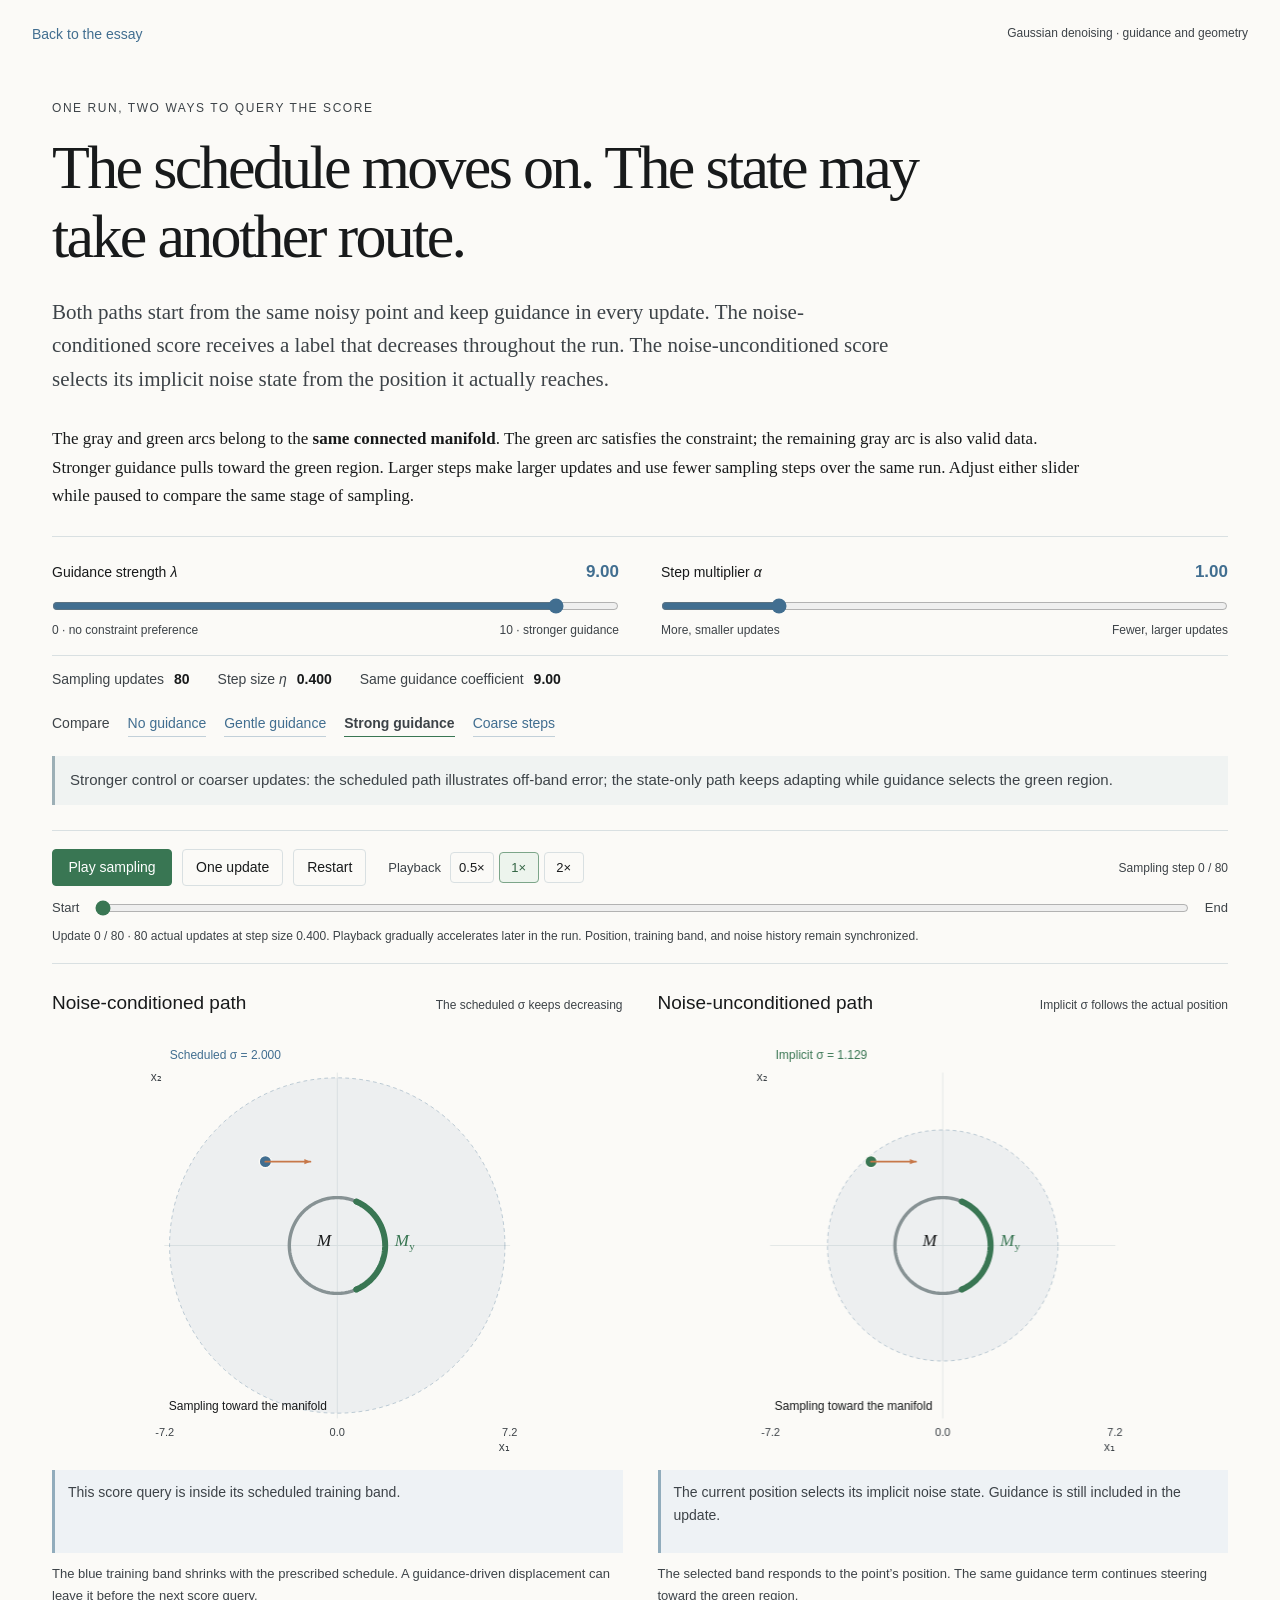
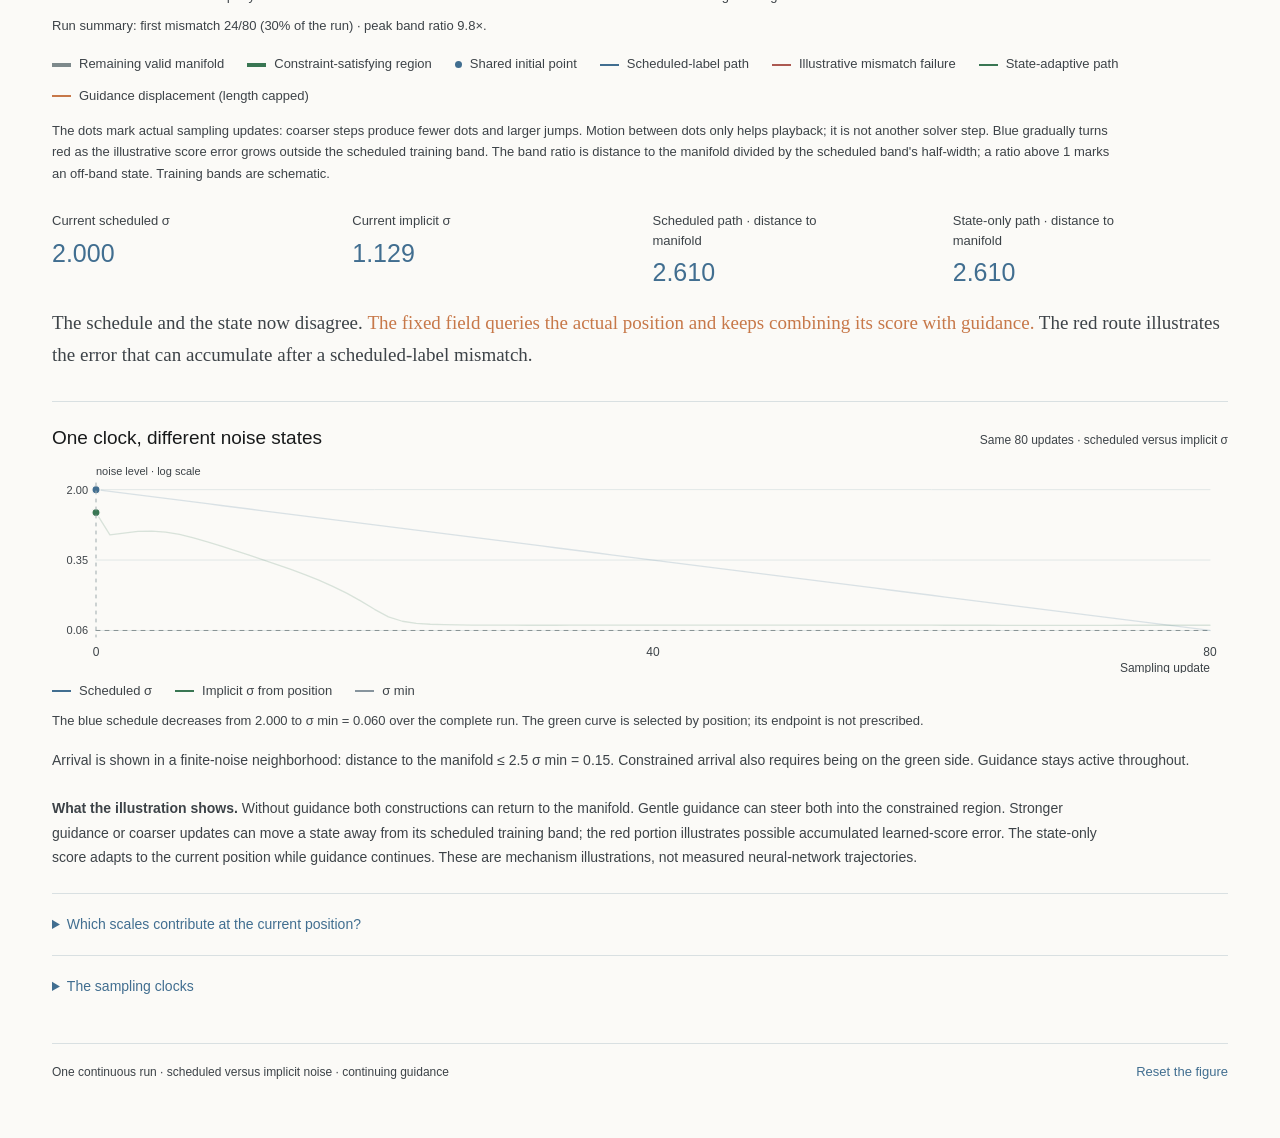
<file: guidance/index.html>
<!doctype html>
<html lang="en"><head>
<meta charset="utf-8"><meta name="viewport" content="width=device-width,initial-scale=1">
<meta name="description" content="Follow one continuous guided sampling run: scheduled noise versus a noise state selected by position.">
<title>Scheduled Noise and State-Adaptive Guided Sampling</title><link rel="stylesheet" href="guidance.css">
</head><body>
<header class="page-header"><a href="../index.html#11-control-becomes-a-change-to-the-objective">Back to the essay</a><span>Gaussian denoising · guidance and geometry</span></header>
<main>
<div class="opening"><p class="eyebrow">One run, two ways to query the score</p><h1>The schedule moves on. The state may take another route.</h1><p class="dek">Both paths start from the same noisy point and keep guidance in every update. The noise-conditioned score receives a label that decreases throughout the run. The noise-unconditioned score selects its implicit noise state from the position it actually reaches.</p></div>
<p class="setup">The gray and green arcs belong to the <strong>same connected manifold</strong>. The green arc satisfies the constraint; the remaining gray arc is also valid data. Stronger guidance pulls toward the green region. Larger steps make larger updates and use fewer sampling steps over the same run. Adjust either slider while paused to compare the same stage of sampling.</p>
<div class="controls" aria-label="Guidance parameters">
<label for="guidance-strength"><span>Guidance strength <i>λ</i><output id="guidance-value">9.00</output></span><input id="guidance-strength" type="range" min="0" max="10" step="0.05" value="9"><span class="range-ends"><span>0 · no constraint preference</span><span>10 · stronger guidance</span></span></label>
<label for="step-multiplier"><span>Step multiplier <i>α</i><output id="step-value">1.00</output></span><input id="step-multiplier" type="range" min="0.25" max="4" step="0.05" value="1"><span class="range-ends"><span>More, smaller updates</span><span>Fewer, larger updates</span></span></label>
</div>
<div class="run-summary"><span>Sampling updates <strong id="step-count">—</strong></span><span>Step size <i>η</i> <strong id="step-size-value">—</strong></span><span>Same guidance coefficient <strong id="lambda-summary">—</strong></span></div>
<div class="preset-row"><span>Compare</span><button type="button" data-preset="baseline">No guidance</button><button type="button" data-preset="mild">Gentle guidance</button><button type="button" data-preset="strong">Strong guidance</button><button type="button" data-preset="coarse">Coarse steps</button></div>
<p id="regime-reading" class="regime-reading"></p>
<div class="playback"><div class="transport"><button type="button" id="play-button" aria-pressed="false">Play sampling</button><button type="button" id="step-button">One update</button><button type="button" id="restart-button">Restart</button><div class="playback-speed" role="group" aria-label="Playback speed"><span>Playback</span><button type="button" data-playback-rate="0.5" aria-pressed="false">0.5×</button><button type="button" data-playback-rate="1" aria-pressed="true">1×</button><button type="button" data-playback-rate="2" aria-pressed="false">2×</button></div><span>Sampling step <output id="sampling-value">0</output> / <span id="sampling-max">—</span></span></div><label for="sampling-progress"><span>Start</span><input id="sampling-progress" type="range" min="0" max="80" step="1" value="0"><span>End</span></label><p id="playback-reading">One sampling timeline. Every displayed waypoint is an actual update.</p></div>
<div class="main-scene">
<section class="plot-panel"><div class="plot-heading"><h2>Noise-conditioned path</h2><span>The scheduled σ keeps decreasing</span></div><canvas id="conditional-canvas" role="img" aria-label="Continuous sampling with a scheduled noise label decreasing to the minimum level"></canvas><p id="conditional-next-reading" class="next-reading"></p><p class="plot-note">The blue training band shrinks with the prescribed schedule. A guidance-driven displacement can leave it before the next score query.</p><p id="mismatch-summary" class="response-reading"></p></section>
<section class="plot-panel"><div class="plot-heading"><h2>Noise-unconditioned path</h2><span>Implicit σ follows the actual position</span></div><canvas id="unconditioned-canvas" role="img" aria-label="Continuous guided sampling using a noise state selected from the current position"></canvas><p id="unconditioned-next-reading" class="next-reading"></p><p class="plot-note">The selected band responds to the point’s position. The same guidance term continues steering toward the green region.</p></section>
</div>
<div class="legend"><span><i class="line manifold-gray"></i>Remaining valid manifold</span><span><i class="line manifold-green"></i>Constraint-satisfying region</span><span><i class="dot blue"></i>Shared initial point</span><span><i class="line blue"></i>Scheduled-label path</span><span><i class="line red"></i>Illustrative mismatch failure</span><span><i class="line green"></i>State-adaptive path</span><span><i class="line orange"></i>Guidance displacement (length capped)</span></div>
<p class="geometry-note">The dots mark actual sampling updates: coarser steps produce fewer dots and larger jumps. Motion between dots only helps playback; it is not another solver step. Blue gradually turns red as the illustrative score error grows outside the scheduled training band. The band ratio is distance to the manifold divided by the scheduled band's half-width; a ratio above 1 marks an off-band state. Training bands are schematic.</p>
<div class="metrics"><div><span>Current scheduled σ</span><strong id="assigned-scale">—</strong></div><div><span>Current implicit σ</span><strong id="effective-scale">—</strong></div><div><span>Scheduled path · distance to manifold</span><strong id="conditional-distance">—</strong></div><div><span>State-only path · distance to manifold</span><strong id="geometric-scale">—</strong></div></div>
<p id="main-reading" class="main-reading" aria-live="polite"></p>
<section class="timeline-panel"><div class="plot-heading"><h2>One clock, different noise states</h2><span id="timeline-caption">Scheduled versus state-selected noise</span></div><canvas id="noise-timeline" role="img" aria-label="Scheduled noise decreases to its minimum while implicit noise varies with sampled position"></canvas><div class="spectrum-legend"><span><i class="line blue"></i>Scheduled σ</span><span><i class="line green"></i>Implicit σ from position</span><span><i class="line gray"></i>σ min</span></div><p id="schedule-reading" class="plot-note">The blue schedule reaches σ min at the final update. No terminal noise value is imposed on the green curve.</p></section>
<p id="coverage-reading" class="coverage-reading"></p>
<p class="scope-note"><strong>What the illustration shows.</strong> Without guidance both constructions can return to the manifold. Gentle guidance can steer both into the constrained region. Stronger guidance or coarser updates can move a state away from its scheduled training band; the red portion illustrates possible accumulated learned-score error. The state-only score adapts to the current position while guidance continues. These are mechanism illustrations, not measured neural-network trajectories.</p>
<details id="scale-details" class="technical-note"><summary>Which scales contribute at the current position?</summary><div><section class="spectrum-panel"><div class="plot-heading"><h2>The position selects relevant noise scales</h2><span id="spectrum-caption"></span></div><canvas id="scale-canvas" role="img" aria-label="Noise-scale contributions selected by the current state-only position"></canvas><div class="spectrum-legend"><span><i class="line blue"></i>Density shares</span><span><i class="line green"></i>Score shares</span><span><i class="line gray"></i>Scheduled label</span></div></section></div></details>
<details class="technical-note"><summary>The sampling clocks</summary><div><p>Both paths use the same initial state, guidance coefficient λ, and update budget K over the same time interval. Increasing α reduces K and enlarges each time step. The guidance coefficient λ remains unchanged.</p><p>The noise-conditioned prior follows a probability-flow Euler step tied to the decrease in variance. Without guidance, its update is <span class="formula">Δx = ½(σ<sub>k</sub><sup>2</sup> − σ<sub>k+1</sub><sup>2</sup>) s(x<sub>k</sub>, σ<sub>k</sub>)</span>. Its motion and shrinking training band therefore advance on the same noise clock.</p><p>The state-only field uses position-dependent scaling and receives no scheduled noise label. Its implicit scale follows the current position; it need not wait for the blue schedule to reach its final value.</p><p>Guided updates retain both the prior and task gradient, with positive diagonal damping. Outside the scheduled training band, a smooth illustrative error field varies with the position and assigned label. It depicts possible learned-score error, not measured network behavior or an undefined analytic Gaussian score. Playback speed changes viewing time only.</p></div></details>
<footer class="figure-footer"><span>One continuous run · scheduled versus implicit noise · continuing guidance</span><button type="button" id="reset-button">Reset the figure</button></footer>
</main><script src="../interactive/landscape-math.js"></script><script src="guidance-math.js"></script><script src="guidance-ui.js"></script>
</body></html>
</file>
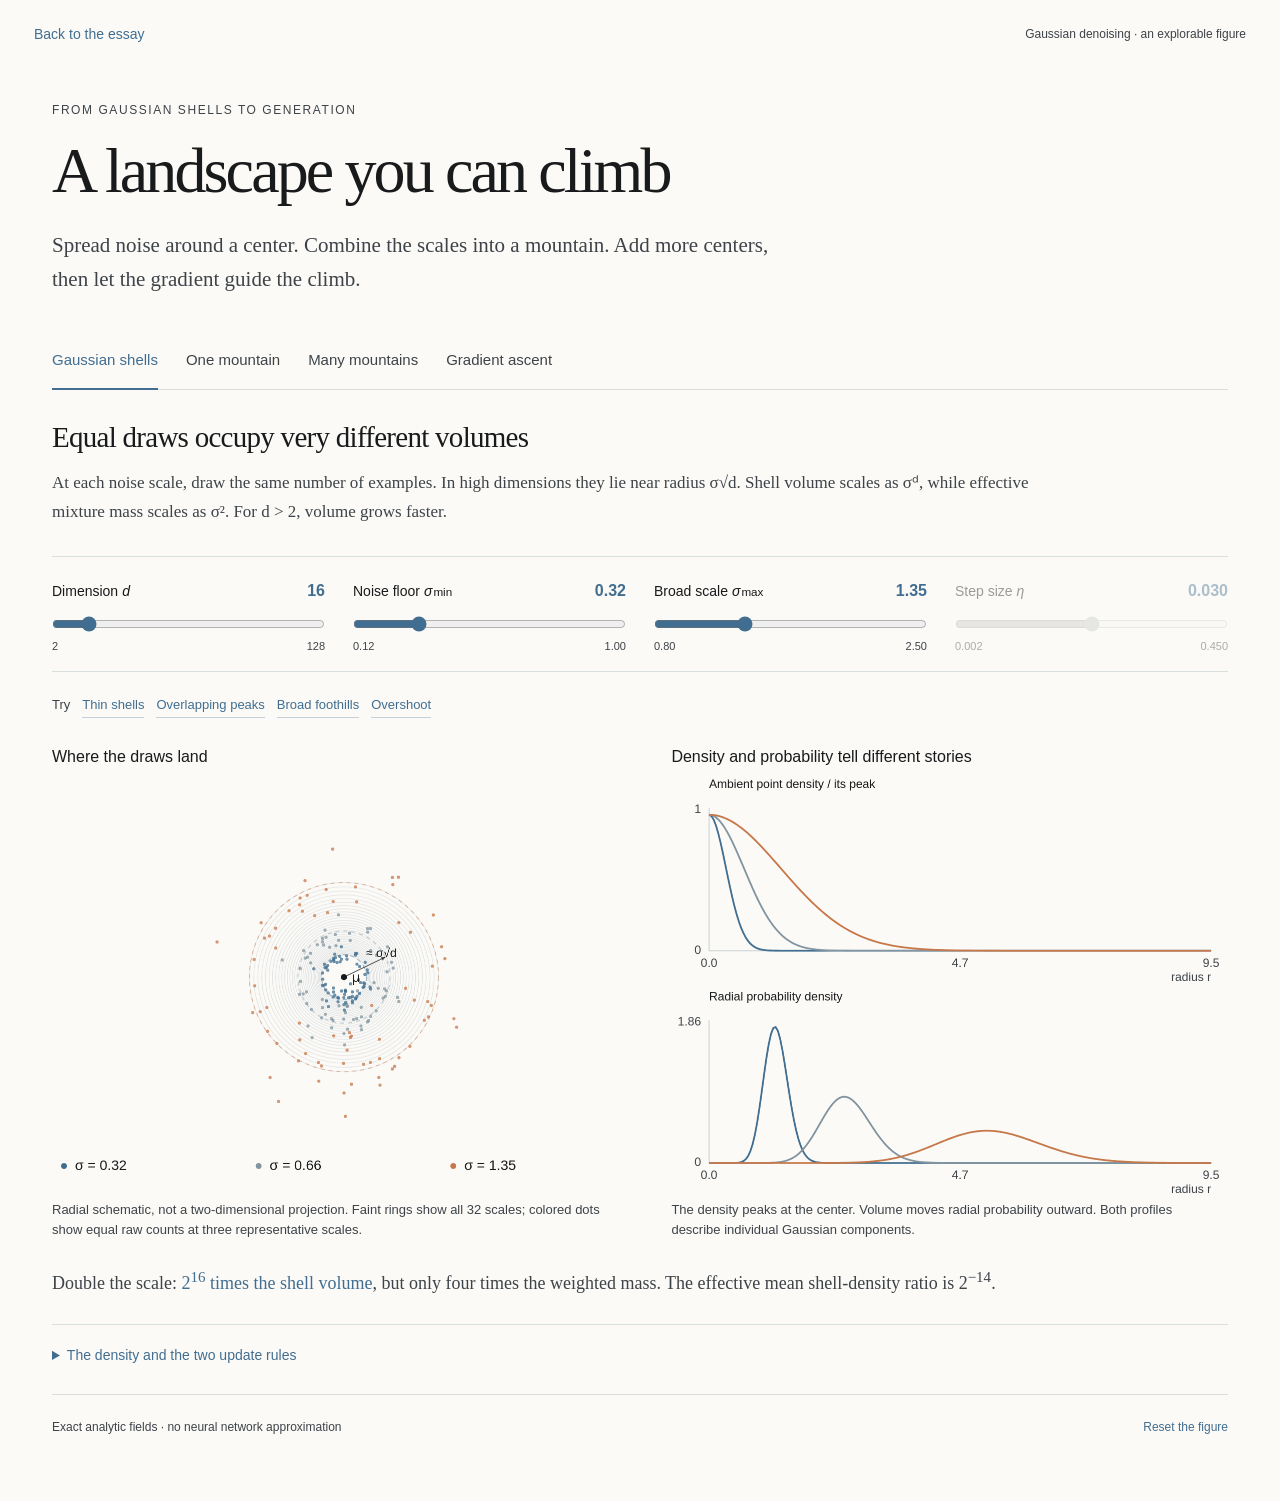
<file: interactive/index.html>
<!doctype html>
<html lang="en">
<head>
  <meta charset="utf-8">
  <meta name="viewport" content="width=device-width,initial-scale=1">
  <meta name="description" content="Explore Gaussian shells, multi-scale density landscapes, and exact gradient ascent. Change dimension, noise scales, and step size.">
  <title>Gaussian Shells and Generative Landscapes</title>
  <link rel="stylesheet" href="landscape.css">
</head>
<body>
  <header class="page-header">
    <a class="back-link" href="../index.html#4-gaussian-shells-build-a-mountain">Back to the essay</a>
    <span>Gaussian denoising · an explorable figure</span>
  </header>
  <main id="landscape-explorable">
    <div class="opening">
      <p class="eyebrow">From Gaussian shells to generation</p>
      <h1>A landscape you can climb</h1>
      <p class="dek">Spread noise around a center. Combine the scales into a mountain. Add more centers, then let the gradient guide the climb.</p>
    </div>
    <nav class="stage-tabs" aria-label="Visual explanation stages">
      <button type="button" data-stage="0" class="selected" aria-pressed="true">Gaussian shells</button>
      <button type="button" data-stage="1" aria-pressed="false">One mountain</button>
      <button type="button" data-stage="2" aria-pressed="false">Many mountains</button>
      <button type="button" data-stage="3" aria-pressed="false">Gradient ascent</button>
    </nav>
    <section class="stage-story" aria-live="polite">
      <h2 id="stage-heading">Equal draws occupy very different volumes</h2>
      <p id="stage-description"></p>
    </section>
    <div class="controls" aria-label="Landscape parameters">
      <label class="parameter" for="dimension"><span>Dimension <i>d</i><output id="dimension-value">16</output></span><input id="dimension" type="range" min="2" max="128" step="1" value="16"><span class="range-ends"><span>2</span><span>128</span></span></label>
      <label class="parameter" for="sigma-min"><span>Noise floor <i>σ</i><sub>min</sub><output id="sigma-min-value">0.32</output></span><input id="sigma-min" type="range" min="0.12" max="1.00" step="0.01" value="0.32"><span class="range-ends"><span>0.12</span><span>1.00</span></span></label>
      <label class="parameter" for="sigma-max"><span>Broad scale <i>σ</i><sub>max</sub><output id="sigma-max-value">1.35</output></span><input id="sigma-max" type="range" min="0.80" max="2.50" step="0.01" value="1.35"><span class="range-ends"><span>0.80</span><span>2.50</span></span></label>
      <label class="parameter step-parameter" for="step-size"><span>Step size <i>η</i><output id="step-size-value">0.030</output></span><input id="step-size" type="range" min="0" max="1000" step="1" value="500"><span class="range-ends"><span id="eta-min">0.002</span><span id="eta-max">0.450</span></span></label>
    </div>
    <div class="scene-tools">
      <div class="preset-row"><span>Try</span><button type="button" data-preset="thin">Thin shells</button><button type="button" data-preset="overlap">Overlapping peaks</button><button type="button" data-preset="broad">Broad foothills</button><button type="button" data-preset="overshoot">Overshoot</button></div>
      <div class="height-toggle" role="group" aria-label="Landscape height"><button type="button" data-height="density" aria-pressed="false">Density</button><button type="button" data-height="log" class="selected" aria-pressed="true">Log density</button></div>
    </div>
    <div id="shell-scene" class="scene-shells">
      <section class="plot-panel shell-panel"><h3>Where the draws land</h3><canvas id="shell-canvas" aria-label="Radial schematic with 32 noise scales and equally sampled draws at three representative scales" role="img"></canvas><p class="plot-note">Radial schematic, not a two-dimensional projection. Faint rings show all 32 scales; colored dots show equal raw counts at three representative scales.</p></section>
      <section class="plot-panel shell-profiles"><h3>Density and probability tell different stories</h3><canvas id="profile-canvas" aria-label="Ambient point density and radial probability density profiles" role="img"></canvas><p class="plot-note">The density peaks at the center. Volume moves radial probability outward. Both profiles describe individual Gaussian components.</p></section>
    </div>
    <div id="playback" class="playback" hidden>
      <div class="playback-top"><div class="transport"><button type="button" id="play-button">Play</button><button type="button" id="step-button">One step</button><button type="button" id="restart-button">Restart</button><label for="gradient-rule">Update<select id="gradient-rule"><option value="raw">Gradient ascent</option><option value="normalized">Normalize by β</option></select></label><label for="ascent-centers">Climb<select id="ascent-centers"><option value="range">The range</option><option value="single">One mountain</option></select></label></div><span class="iteration-label">Iteration <output id="iteration-value">0</output> / <span id="iteration-end">120</span></span></div>
      <label class="scrubber-label" for="iteration">Trajectory progress<input type="range" id="iteration" min="0" max="120" step="1" value="0"></label>
      <p id="playback-status" class="plot-note">Playback retains meaningful motion and stops when the computed tracks settle or escape.</p>
      <p class="plot-note">Nearly stationary frames are skipped; the counter always shows actual update numbers.</p>
      <div class="metrics" aria-live="polite"><span>Shown starts <strong id="start-count">18</strong></span><span>Density-decreasing steps <strong id="downhill-count">0</strong></span><span>Outside view <strong id="outside-count">0</strong></span><span>Median log-density gain <strong id="density-gain">0.00</strong></span></div>
    </div>
    <div id="landscape-scene" class="scene-landscape" hidden>
      <section class="plot-panel surface-panel"><div class="plot-heading"><h3 id="surface-title">One fixed density</h3><span id="height-label">Full displayed log-density range</span></div><canvas id="surface-canvas" tabindex="0" aria-label="Rotatable three-dimensional view of the density on a two-dimensional slice. Drag or use left and right arrow keys to rotate." role="img"></canvas><p class="plot-note" id="surface-note">Drag to rotate. Log height rescales the full displayed log-density range; density height is normalized by the maximum shown.</p></section>
      <section class="plot-panel contour-panel"><div class="plot-heading"><h3 id="contour-title">The uphill directions</h3><span id="contour-hint">Score arrows</span></div><canvas id="contour-canvas" tabindex="0" aria-label="Density contours and score directions on the invariant two-dimensional slice" role="img"></canvas><p class="plot-note" id="contour-note">Contours show the full displayed log-density range. Arrows indicate score direction.</p></section>
    </div>
    <div id="landscape-legend" class="mark-legend" hidden><span><i class="legend-center"></i>Training center</span><span><i class="legend-iterate"></i>Current sample and path</span><span><i class="legend-start"></i>Initial position</span></div>
    <section id="far-field-panel" class="far-field-panel" hidden>
      <div class="plot-heading"><h3>Broad scales build the foothills</h3><span>Separate one-center comparison</span></div>
      <div class="far-field-grid"><canvas id="far-field-canvas" role="img" aria-label="One-center radial log-density profiles comparing the current broad cutoff with a fixed reference cutoff; the outer probe remains fixed when noise scales change"></canvas><div class="far-field-numbers"><p id="far-field-probe">Probe radius r = 1.8√d</p><div><span>Effective noise scale</span><strong id="far-field-scale">—</strong><small id="far-field-reference-scale"></small></div><div><span>Score magnitude at the probe</span><strong id="far-field-score">—</strong><small id="far-field-reference-score"></small></div></div></div>
      <div class="far-field-legend"><span><i class="current-curve"></i><span id="far-field-current-label">Current σmax</span></span><span><i class="reference-curve"></i><span id="far-field-reference-label">Reference σmax</span></span></div>
      <p class="far-field-delta" id="far-field-delta"></p>
      <p class="plot-note" id="far-field-note">Broad scales have their strongest influence farther from the centers. This curve shows log density relative to the center, rather than peak-normalized density, so the tail remains visible. The probe is separate from the main local view and is held fixed when σ changes.</p>
    </section>
    <div class="reading-line" id="reading-line" aria-live="polite"></div>
    <p class="slice-note" id="slice-note" hidden><strong>A precise slice.</strong> The surface is the full <i>d</i>-dimensional density evaluated at x₃ = … = x<sub>d</sub> = 0. All centers and shown trajectories lie in this invariant plane. These fixed, illustrative starts are not typical full-dimensional Gaussian initializations.</p>
    <details class="technical-note"><summary>The density and the two update rules</summary><div><p>We use 32 logarithmically spaced noise scales and the exact weighted mixture <span class="formula">p<sub>MN</sub>(x) ∝ ∑<sub>j,i</sub> σ<sub>i</sub>² 𝒩<sub>d</sub>(x; μ<sub>j</sub>, σ<sub>i</sub>²I)</span>. Its score is <span class="formula">s(x) = β(x)(μ̄(x) − x)</span>. The landscape remains fixed during a run.</p><p>An Euler update takes a finite straight step using the current field. <strong>Gradient ascent:</strong> x<sub>n+1</sub> = x<sub>n</sub> + ηs(x<sub>n</sub>). A large η may overshoot and decrease density. <strong>Normalize by β:</strong> x<sub>n+1</sub> = x<sub>n</sub> + η(μ̄(x<sub>n</sub>) − x<sub>n</sub>). This exact-mixture update increases density for 0 &lt; η &lt; 2. Normalizing preserves continuous integral curves; finite Euler steps need not land on identical paths.</p><p>Changing a parameter reuses the same initial points and recalculates the trajectories. Escaping the visible window is reported rather than corrected. Tracks that become nonfinite or exceed radius 20 stop, and remain counted as outside. The shell view uses individual Gaussian components; the mountain view includes the σ² mixture weights. At every positive noise scale, a Gaussian density is positive everywhere.</p><p>The far-field profile uses a single center and the same 32-scale mixture. The outer probe is at radius 1.8√d, and the profile extends to 2.6√d. Its effective scale is 1/√β at that position. The reference broad cutoff is max(σmin, 0.80), with the same lower cutoff. Each log-density curve subtracts its own center value; no change in the score or density is added for display.</p><p id="stability-note"></p></div></details>
    <footer class="figure-footer"><span>Exact analytic fields · no neural network approximation</span><button type="button" id="reset-button">Reset the figure</button></footer>
  </main>
  <script src="landscape-math.js"></script>
  <script src="landscape-ui.js"></script>
</body>
</html>
</file>
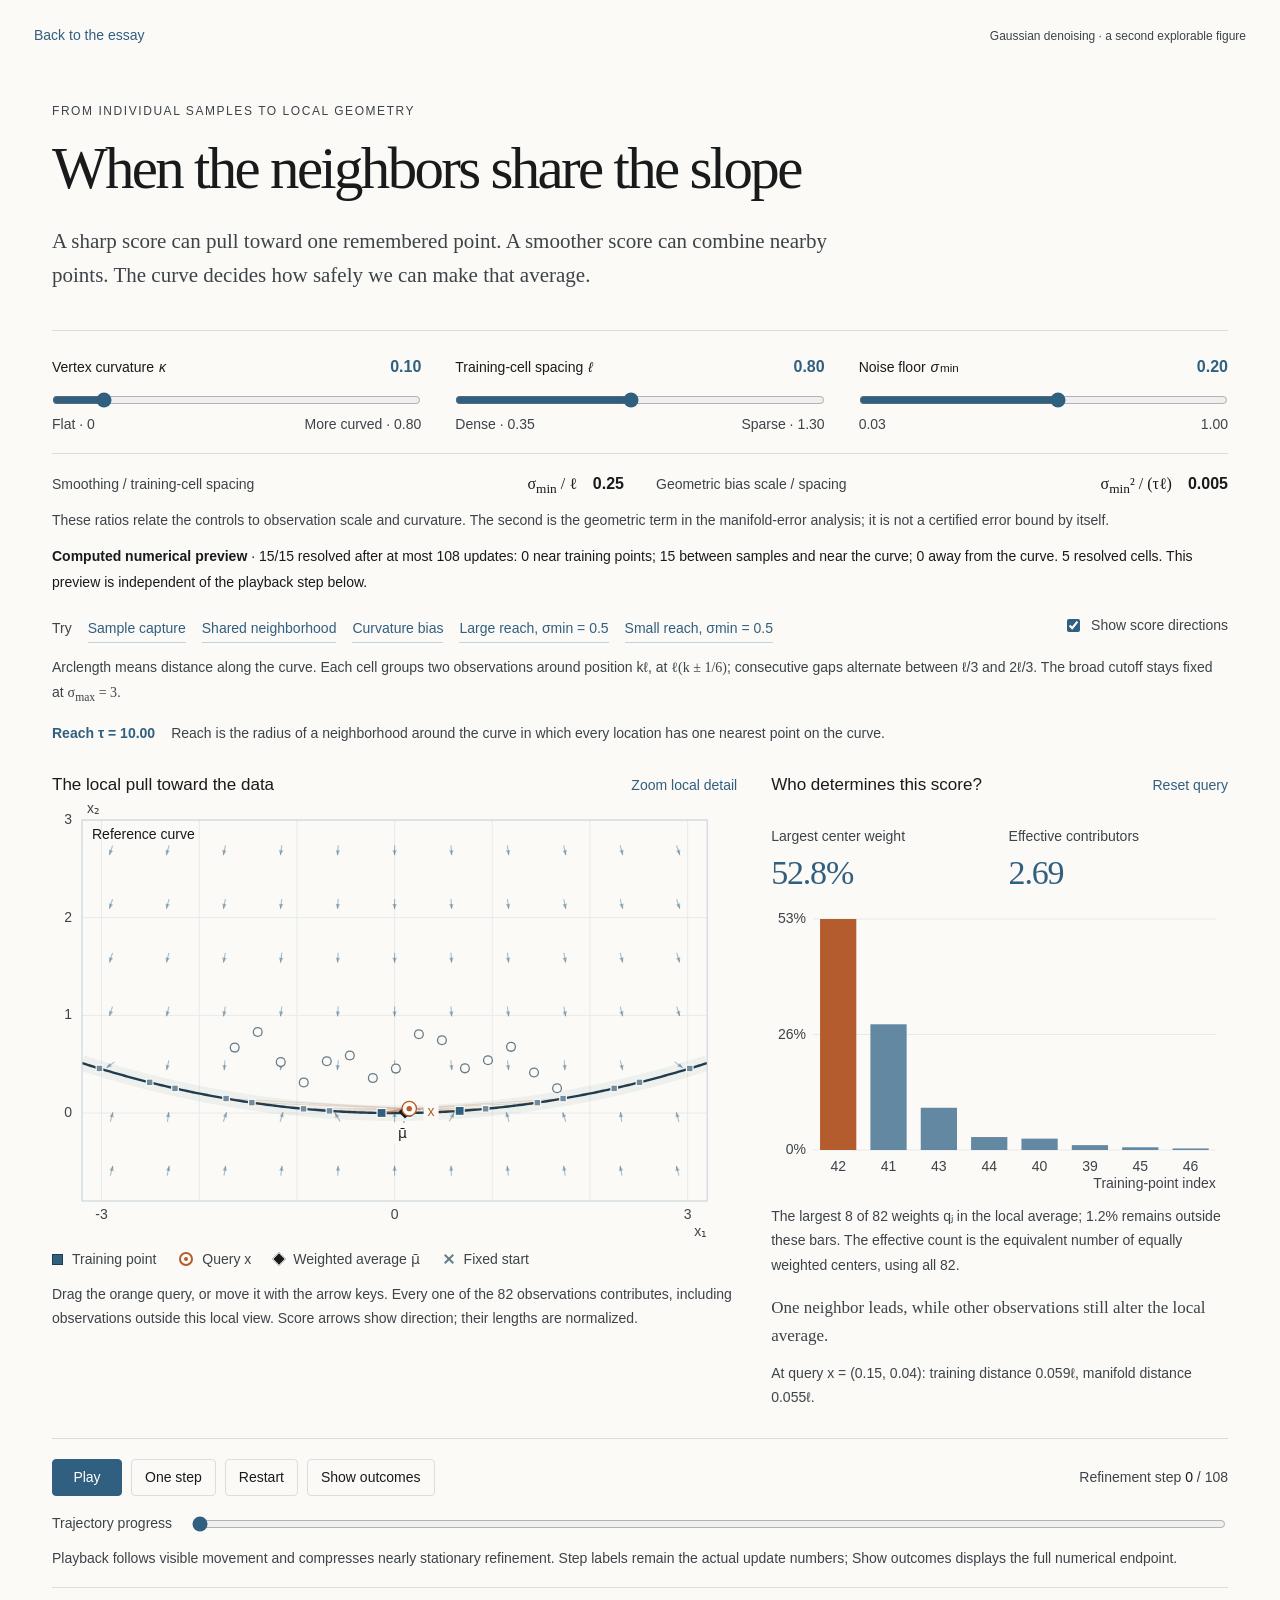
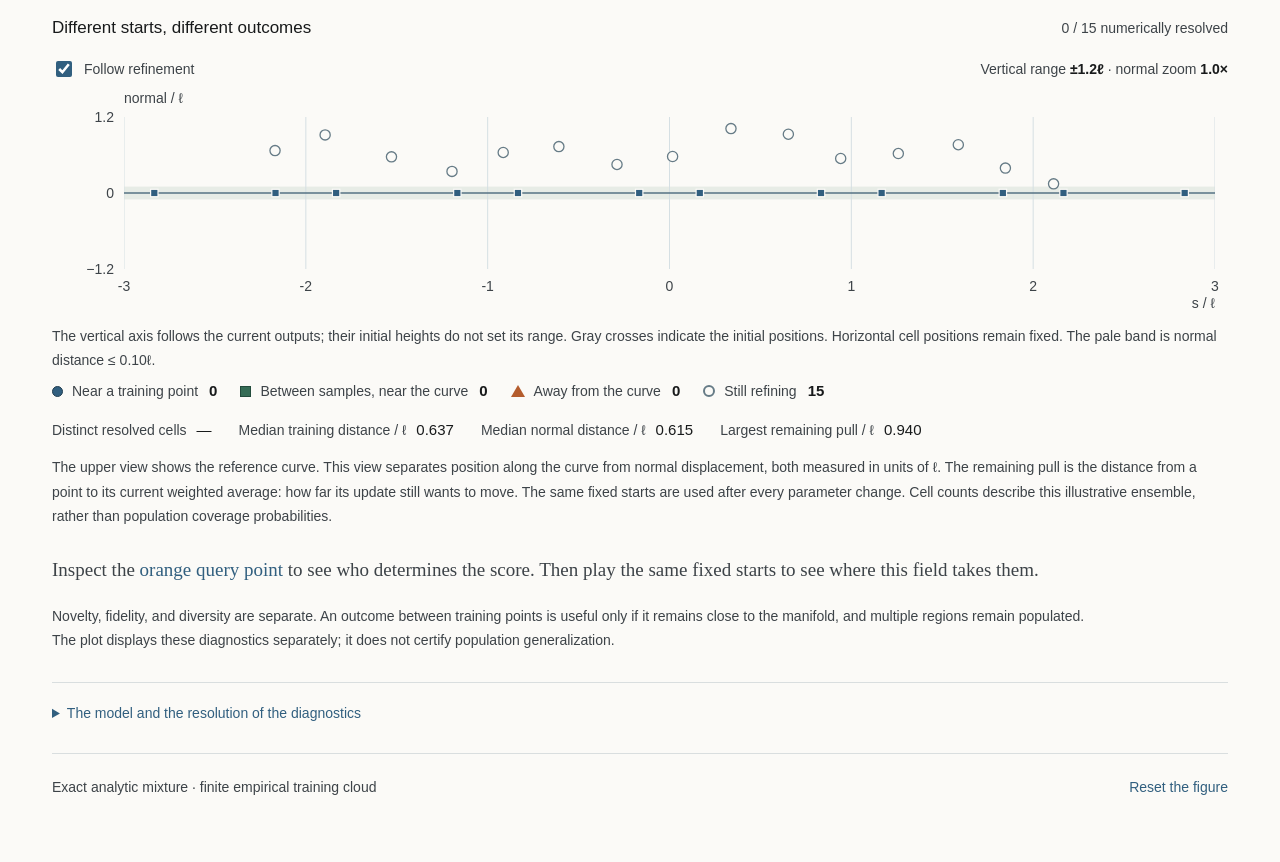
<file: manifold/index.html>
<!doctype html>
<html lang="en">
<head>
  <meta charset="utf-8">
  <meta name="viewport" content="width=device-width,initial-scale=1">
  <meta name="description" content="Explore how curvature, training-point spacing and a positive noise floor change score sharing and exact empirical-score ascent.">
  <title>Local Geometry and New Generative Outcomes</title>
  <link rel="stylesheet" href="manifold.css">
</head>
<body>
  <header class="page-header"><a href="../index.html#9-local-geometry-decides-how-much-smoothing-is-safe">Back to the essay</a><span>Gaussian denoising · a second explorable figure</span></header>
  <main>
    <div class="opening"><p class="eyebrow">From individual samples to local geometry</p><h1>When the neighbors share the slope</h1><p class="dek">A sharp score can pull toward one remembered point. A smoother score can combine nearby points. The curve decides how safely we can make that average.</p></div>
    <div class="controls" aria-label="Geometry and smoothing parameters">
      <label for="curvature"><span>Vertex curvature <i>κ</i><output id="curvature-value">0.10</output></span><input id="curvature" type="range" min="0" max="0.80" step="0.01" value="0.10"><span class="range-ends"><span>Flat · 0</span><span>More curved · 0.80</span></span></label>
      <label for="spacing"><span>Training-cell spacing <i>ℓ</i><output id="spacing-value">0.80</output></span><input id="spacing" type="range" min="0.35" max="1.30" step="0.01" value="0.80"><span class="range-ends"><span>Dense · 0.35</span><span>Sparse · 1.30</span></span></label>
      <label for="noise-floor"><span>Noise floor <i>σ</i><sub>min</sub><output id="noise-floor-value">0.20</output></span><input id="noise-floor" type="range" min="0" max="1000" step="1" value="541"><span class="range-ends"><span>0.03</span><span>1.00</span></span></label>
    </div>
    <div class="theory-feedback" aria-label="Theory scales at the current settings">
      <p><span>Smoothing / training-cell spacing</span><span class="theory-expression">σ<sub>min</sub> / ℓ <strong id="smoothing-ratio">0.25</strong></span></p>
      <p><span>Geometric bias scale / spacing</span><span class="theory-expression">σ<sub>min</sub>² / (τℓ) <strong id="curvature-ratio">0.005</strong></span></p>
    </div>
    <p class="theory-scale-note">These ratios relate the controls to observation scale and curvature. The second is the geometric term in the manifold-error analysis; it is not a certified error bound by itself.</p>
    <p class="computed-preview" id="computed-preview" aria-live="polite"></p>
    <p class="parameter-feedback" id="parameter-feedback" aria-live="polite" hidden></p>
    <div class="scene-tools"><div class="presets"><span>Try</span><button type="button" data-preset="capture">Sample capture</button><button type="button" data-preset="shared">Shared neighborhood</button><button type="button" data-preset="bias">Curvature bias</button><button type="button" data-preset="positiveFloor">Large reach, σmin = 0.5</button><button type="button" data-preset="curvedFloor">Small reach, σmin = 0.5</button></div><label class="field-toggle"><input id="show-field" type="checkbox" checked> Show score directions</label></div>
    <p class="parameter-note">Arclength means distance along the curve. Each cell groups two observations around position kℓ, at <span class="formula">ℓ(k ± 1/6)</span>; consecutive gaps alternate between ℓ/3 and 2ℓ/3. The broad cutoff stays fixed at <span class="formula">σ<sub>max</sub> = 3</span>.</p>
    <p class="reach-note"><strong id="reach-value">Reach τ = 10</strong><span>Reach is the radius of a neighborhood around the curve in which every location has one nearest point on the curve.</span></p>
    <div class="main-scene">
      <section class="plot-panel geometry-panel"><div class="plot-heading"><h2>The local pull toward the data</h2><button type="button" id="zoom-button">Zoom local detail</button></div><canvas id="geometry-canvas" tabindex="0" role="img" aria-label="Local reference manifold, paired training points, weighted score contributions, query point and ascent trajectories. Drag or click to move the query; arrow keys move it in small increments."></canvas><div class="legend"><span><i class="training-symbol"></i>Training point</span><span><i class="query-symbol"></i>Query x</span><span><i class="diamond"></i>Weighted average μ̄</span><span><i class="initial-symbol"></i>Fixed start</span></div><p class="plot-note">Drag the orange query, or move it with the arrow keys. Every one of the 82 observations contributes, including observations outside this local view. Score arrows show direction; their lengths are normalized.</p></section>
      <section class="plot-panel weights-panel"><div class="plot-heading"><h2>Who determines this score?</h2><button type="button" id="reset-probe">Reset query</button></div><div class="probe-metrics"><div><span>Largest center weight</span><strong id="top-share">—</strong></div><div><span>Effective contributors</span><strong id="effective-count">—</strong></div></div><canvas id="weights-canvas" role="img" aria-label="Largest precision-normalized training-point weights in the local average at the query point"></canvas><p class="plot-note" id="weights-note"></p><p class="probe-reading" id="probe-reading" aria-live="polite"></p><p class="probe-location" id="probe-location"></p></section>
    </div>
    <div class="playback">
      <div class="playback-top"><div class="transport"><button type="button" id="play-button" aria-pressed="false">Play</button><button type="button" id="step-button">One step</button><button type="button" id="restart-button">Restart</button><button type="button" id="outcomes-button">Show outcomes</button></div><span class="step-label">Refinement step <output id="iteration-value">0</output> / <span id="iteration-max">1200</span></span></div>
      <label class="scrubber" for="iteration">Trajectory progress<input id="iteration" type="range" min="0" max="1200" value="0" step="1"></label>
      <p class="plot-note">Playback follows visible movement and compresses nearly stationary refinement. Step labels remain the actual update numbers; Show outcomes displays the full numerical endpoint.</p>
    </div>
    <section class="outcomes-panel"><div class="plot-heading"><h2>Different starts, different outcomes</h2><span id="resolved-label">Refining the fixed starts</span></div><div class="normal-zoom-controls"><label for="follow-refinement"><input id="follow-refinement" type="checkbox" checked> Follow refinement</label><span>Vertical range <strong id="normal-range">—</strong> · normal zoom <strong id="normal-zoom">1×</strong></span></div><canvas id="outcomes-canvas" role="img" aria-label="Current locations from all fixed starting points, by arclength cell and normal distance from the manifold. The normal axis can zoom as refinement proceeds; axis range and zoom are displayed explicitly."></canvas><p class="plot-note" id="normal-zoom-note"></p><div class="outcome-counts" aria-live="polite"><span><i class="outcome-symbol capture-symbol"></i>Near a training point <strong id="capture-count">0</strong></span><span><i class="outcome-symbol between-symbol"></i>Between samples, near the curve <strong id="between-count">0</strong></span><span><i class="outcome-symbol away-symbol"></i>Away from the curve <strong id="away-count">0</strong></span><span><i class="outcome-symbol refining-symbol"></i>Still refining <strong id="refining-count">15</strong></span></div><div class="ensemble-metrics"><span>Distinct resolved cells <strong id="distinct-cells">—</strong></span><span>Median training distance / ℓ <strong id="training-distance">—</strong></span><span>Median normal distance / ℓ <strong id="manifold-distance">—</strong></span><span>Largest remaining pull / ℓ <strong id="maximum-residual">—</strong></span></div><p class="plot-note">The upper view shows the reference curve. This view separates position along the curve from normal displacement, both measured in units of ℓ. The remaining pull is the distance from a point to its current weighted average: how far its update still wants to move. The same fixed starts are used after every parameter change. Cell counts describe this illustrative ensemble, rather than population coverage probabilities.</p></section>
    <p class="main-reading" id="main-reading" aria-live="polite"></p>
    <p class="scope-note"><strong>Novelty, fidelity, and diversity are separate.</strong> An outcome between training points is useful only if it remains close to the manifold, and multiple regions remain populated. The plot displays these diagnostics separately; it does not certify population generalization.</p>
    <details class="technical-note"><summary>The model and the resolution of the diagnostics</summary><div><p>The reference curve is the parabola <span class="formula">μ(u) = (u, κu²/2)</span>. The control κ is its curvature at the vertex. Away from the vertex its curvature is <span class="formula">κ/(1 + κ²u²)<sup>3/2</sup></span>. At κ = 0 the curve is flat, an affine line. Training pairs are placed at equal arclength-cell spacing, so the spacing control retains its geometric meaning as the curve bends. Reach is the radius of a neighborhood in which each location has a unique nearest point on the curve; it describes the geometric room available for local averaging.</p><p>The manifold analysis bounds the endpoint tube radius by <span class="formula">ε₀ = C<sub>loc</sub> mσ<sub>min</sub>² / (2τ)</span> under its posterior-localization, contraction, and landscape assumptions. Thus the second live ratio is only the geometric factor in <span class="formula">ε₀ / ℓ = (C<sub>loc</sub>m/2) · σ<sub>min</sub>²/(τℓ)</span>. The local constant and theorem assumptions have not been certified by these sliders; a small ratio alone supplies no guarantee. The numerical preview instead reports the trajectories actually computed for this finite cloud.</p><p>We evaluate the exact <span class="formula">σ²</span>-weighted Gaussian mixture in three ambient dimensions, with 32 logarithmically spaced scales and <span class="formula">σ<sub>max</sub> = 3</span>. The plot and starts lie in the invariant plane <span class="formula">x₃ = 0</span>. These illustrative initializations are not samples from the full three-dimensional Gaussian initialization used in distributional theorems.</p><p>The displayed contributions are the <strong>drift weights</strong> <span class="formula">q<sub>j</sub>(x) = ∑<sub>i</sub> w̃<sub>ij</sub>(x)</span>, with <span class="formula">w̃<sub>ij</sub> ∝ 𝒩<sub>3</sub>(x; μ<sub>j</sub>, σ<sub>i</sub>²I)</span>. They satisfy <span class="formula">s(x) = β(x)(∑<sub>j</sub> q<sub>j</sub>(x)μ<sub>j</sub> − x)</span>. Effective contributors are <span class="formula">N<sub>eff</sub> = 1/∑<sub>j</sub>q<sub>j</sub>²</span>; all weights enter this statistic.</p><p>Ascent uses the normalized update <span class="formula">x ← x + 0.35(μ̄(x) − x)</span>, until the barycentric residual is at most 10<sup>−6</sup>ℓ or 1200 updates are reached. The update has an exact-mixture ascent guarantee; it is not a time-dependent diffusion sampler. Moving the query inspects the score without changing the ensemble starts.</p><p>For a resolved numerical outcome, <strong>near a training point</strong> means training distance &lt; ℓ/12. Otherwise <strong>between samples, near the curve</strong> means normal distance ≤ ℓ/10. A larger normal distance is marked <strong>away from the curve</strong>. Unresolved trajectories remain <strong>still refining</strong>. These thresholds are visible-resolution proxies, not definitions or proofs of exact memorization or generalization. A finite empirical model can still send trajectories to isolated destinations; outputs between training observations do not by themselves recover a continuous population. More curvature can increase the normal bias of an average; larger reach gives more room for smoothing under the paper's other assumptions.</p><p id="model-details"></p></div></details>
    <footer class="figure-footer"><span>Exact analytic mixture · finite empirical training cloud</span><button type="button" id="reset-button">Reset the figure</button></footer>
  </main>
  <script src="../interactive/landscape-math.js"></script>
  <script src="manifold-math.js"></script>
  <script src="manifold-ui.js"></script>
</body>
</html>
</file>
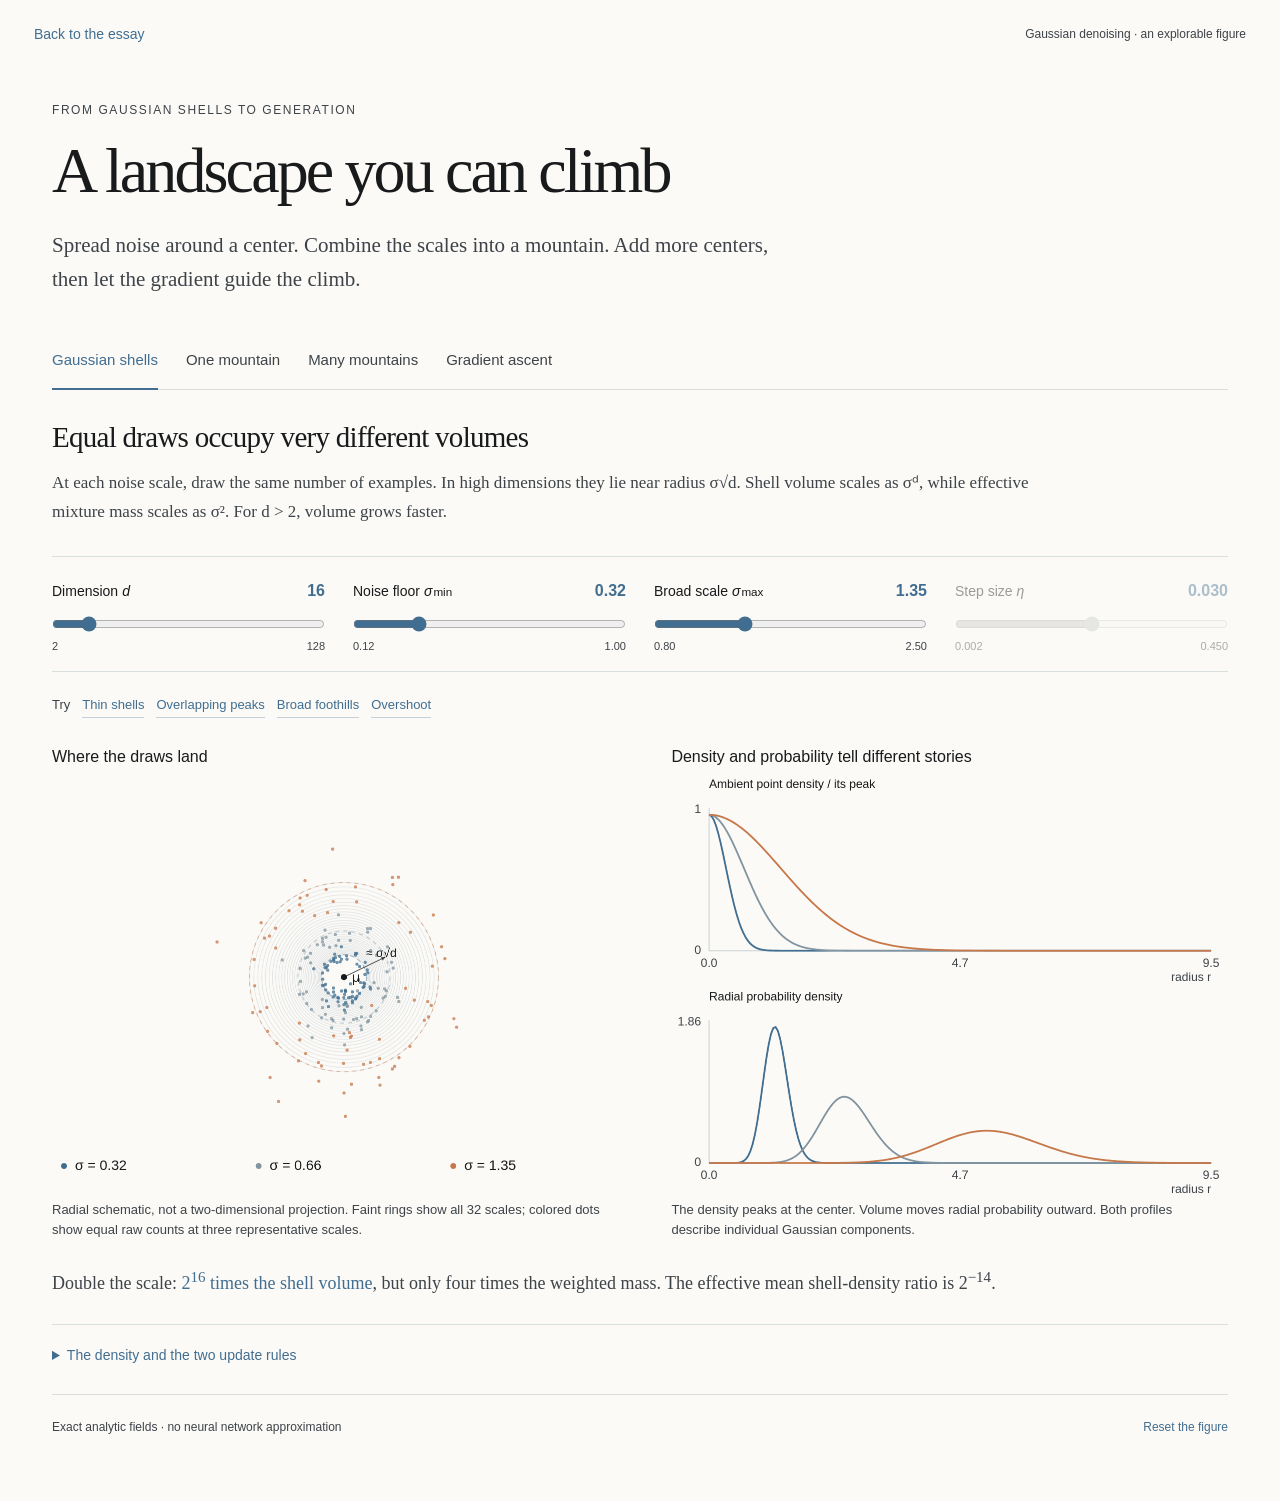
<file: gaussian-landscape.html>
<!doctype html>
<html lang="en">
<head>
  <meta charset="utf-8">
  <meta name="viewport" content="width=device-width,initial-scale=1">
  <meta name="description" content="Explore Gaussian shells, multi-scale density landscapes, and exact gradient ascent. Change dimension, noise scales, and step size.">
  <title>Gaussian Shells and Generative Landscapes</title>
  <style>
:root{color-scheme:light;--bg:#fbfaf7;--ink:#181a1b;--muted:#3d4348;--rule:#d9dedf;--blue:#416e90;--orange:#c77849;--soft:#edf1f2;--font:Georgia,'Times New Roman',serif}
*{box-sizing:border-box}body{margin:0;background:var(--bg);color:var(--ink);font:17px/1.65 var(--font)}button,input,select{font:inherit}button,select{font-family:'Segoe UI',Arial,sans-serif}button{cursor:pointer}button:disabled{cursor:default;opacity:.45}button:focus-visible,a:focus-visible,input:focus-visible,select:focus-visible,summary:focus-visible,canvas:focus-visible{outline:3px solid var(--orange);outline-offset:4px}a{color:var(--blue);text-underline-offset:4px}.page-header{max-width:1280px;padding:25px 34px 0;margin:auto;display:flex;justify-content:space-between;align-items:center;gap:20px;font:12px/1.4 'Segoe UI',Arial,sans-serif;color:var(--muted)}.back-link{text-decoration:none;font-size:14px}main{max-width:1240px;margin:56px auto 60px;padding:0 32px}.opening{max-width:830px}.eyebrow{font:12px/1.5 'Segoe UI',Arial,sans-serif;letter-spacing:.13em;text-transform:uppercase;color:var(--muted);margin:0 0 16px}h1{font:500 clamp(40px,5vw,64px)/1.12 var(--font);letter-spacing:-.045em;margin:0 0 23px}.dek{font-size:21px;line-height:1.6;color:#3d4348;max-width:740px;margin:0 0 40px}.stage-tabs{display:flex;gap:28px;border-bottom:1px solid var(--rule)}.stage-tabs button{background:none;border:0;border-bottom:2px solid transparent;padding:12px 0 15px;margin-bottom:-1px;font-size:15px;color:var(--muted)}.stage-tabs button.selected{color:var(--blue);border-bottom-color:var(--blue)}.stage-story{margin:29px 0 27px;max-width:980px;min-height:110px}.stage-story h2{font:500 29px/1.3 var(--font);letter-spacing:-.025em;margin:0 0 12px}.stage-story p{font-size:17px;line-height:1.7;margin:0;color:#3d4348}.controls{display:grid;grid-template-columns:repeat(4,1fr);gap:28px;padding:22px 0 16px;border-top:1px solid var(--rule);border-bottom:1px solid var(--rule);font:14px/1.5 'Segoe UI',Arial,sans-serif}.parameter>span:first-child{display:flex;align-items:baseline;gap:4px;margin-bottom:13px}.parameter output{margin-left:auto;font-variant-numeric:tabular-nums;color:var(--blue);font-weight:600;font-size:16px}.parameter sub{margin-left:-3px}.parameter input{display:block;width:100%;margin:0;accent-color:var(--blue);cursor:pointer}.parameter input:disabled{cursor:default}.range-ends{display:flex;justify-content:space-between;color:var(--muted);font-size:11px;margin-top:6px}.step-parameter.inactive{opacity:.42}.scene-tools{display:flex;justify-content:space-between;gap:25px;margin:18px 0 24px;font:13px/1.4 'Segoe UI',Arial,sans-serif}.preset-row{display:flex;gap:12px;align-items:center;flex-wrap:wrap;color:var(--muted)}.preset-row button{border:0;background:none;color:var(--blue);padding:3px 0;border-bottom:1px solid #c4d1da;font-size:13px}.height-toggle{display:flex;gap:0;border:1px solid var(--rule);border-radius:4px;overflow:hidden;flex-shrink:0}.height-toggle button{background:none;border:0;font-size:12px;padding:6px 11px;color:var(--muted)}.height-toggle button.selected{background:var(--soft);color:var(--ink)}.height-toggle.inactive{visibility:hidden}.scene-shells,.scene-landscape{display:grid;grid-template-columns:1.05fr 1fr;gap:35px;align-items:start}.scene-landscape{grid-template-columns:1.3fr 1fr;gap:27px}[hidden]{display:none!important}.plot-panel{min-width:0}.plot-panel h3{font:500 16px/1.45 'Segoe UI',Arial,sans-serif;margin:0;color:var(--ink)}.plot-heading{display:flex;justify-content:space-between;gap:10px;align-items:baseline;min-height:24px}.plot-heading>span{font:11px/1.5 'Segoe UI',Arial,sans-serif;color:var(--muted)}canvas{width:100%;display:block;touch-action:none}.shell-panel canvas,.shell-profiles canvas{height:425px}.surface-panel canvas,.contour-panel canvas{height:390px}#surface-canvas{cursor:grab}#surface-canvas:active{cursor:grabbing}#contour-canvas.can-add{cursor:crosshair}.plot-note{font:12px/1.6 'Segoe UI',Arial,sans-serif;color:var(--muted);margin:7px 0 0;max-width:95%}.playback{border-top:1px solid var(--rule);margin-top:23px;margin-bottom:26px;padding-top:19px;font:14px/1.5 'Segoe UI',Arial,sans-serif}.playback-top{display:flex;justify-content:space-between;gap:20px;align-items:center}.transport{display:flex;gap:9px;align-items:center;flex-wrap:wrap}.transport button{font-size:13px;padding:7px 13px;border:1px solid var(--rule);border-radius:4px;background:none;color:var(--ink)}.transport #play-button{background:var(--blue);color:white;border-color:var(--blue);min-width:70px}.transport label{display:flex;align-items:center;gap:7px;font-size:12px;color:var(--muted);margin-left:9px}.transport select{appearance:none;background:transparent url("data:image/svg+xml,%3Csvg xmlns='http://www.w3.org/2000/svg' width='12' height='8' viewBox='0 0 12 8'%3E%3Cpath d='M1 1l5 5 5-5' fill='none' stroke='%2368747d' stroke-width='1.3'/%3E%3C/svg%3E") no-repeat right 9px center;border:1px solid var(--rule);border-radius:3px;padding:7px 26px 7px 9px;font-size:12px;color:var(--ink)}.iteration-label{color:var(--muted);font-size:13px;white-space:nowrap}.iteration-label output{color:var(--ink);font-variant-numeric:tabular-nums}.scrubber-label{display:flex;align-items:center;gap:18px;font-size:12px;color:var(--muted);margin:17px 0 12px}.scrubber-label input{flex:1;min-width:0;accent-color:var(--blue)}.metrics{display:flex;flex-wrap:wrap;gap:12px 27px;color:var(--muted);font-size:12px}.metrics strong{font-size:14px;color:var(--ink);font-weight:500;margin-left:6px;font-variant-numeric:tabular-nums}.metrics strong.warning{color:var(--orange)}.reading-line{margin:24px 0 17px;font-size:18px;line-height:1.65;color:#3d4348}.reading-line strong{font-weight:500;color:var(--blue)}.slice-note{font:13px/1.65 'Segoe UI',Arial,sans-serif;color:var(--muted);margin:0 0 25px;max-width:1000px}.slice-note strong{color:#3d4348;font-weight:500}.technical-note{margin-top:25px;border-top:1px solid var(--rule);padding-top:18px;font:14px/1.75 'Segoe UI',Arial,sans-serif;color:#3d4348}.technical-note summary{cursor:pointer;color:var(--blue)}.technical-note>div{max-width:970px;padding-top:12px}.technical-note p{margin:0 0 15px}.technical-note .formula{font:17px/1.6 'Cambria Math',Georgia,serif;color:var(--ink);white-space:normal}.figure-footer{display:flex;justify-content:space-between;align-items:center;border-top:1px solid var(--rule);margin-top:27px;padding-top:18px;font:12px/1.5 'Segoe UI',Arial,sans-serif;color:var(--muted)}.figure-footer button{border:0;background:none;color:var(--blue);font-size:12px;padding:5px 0}
@media(max-width:900px){main{margin-top:42px;padding:0 26px}.controls{gap:20px}.scene-shells,.scene-landscape{gap:20px}.stage-story{min-height:135px}.playback-top{align-items:flex-start}.transport label{margin-left:0}.transport{max-width:650px}.plot-heading{display:block;min-height:44px}.plot-heading>span{display:block;margin-top:3px}.surface-panel canvas,.contour-panel canvas{height:335px}.shell-panel canvas,.shell-profiles canvas{height:370px}}
@media(max-width:660px){body{font-size:16px}.page-header{padding:19px 20px 0;font-size:10px}.page-header>span{max-width:160px;text-align:right}.back-link{font-size:12px}main{margin-top:34px;padding:0 20px}h1{font-size:42px}.dek{font-size:18px;margin-bottom:30px}.stage-tabs{display:grid;grid-template-columns:1fr 1fr;gap:0 16px}.stage-tabs button{font-size:14px;padding:11px 3px 13px}.stage-story{margin-top:25px;min-height:175px}.stage-story h2{font-size:26px}.stage-story p{font-size:16px}.controls{grid-template-columns:1fr 1fr;gap:22px 25px;padding:20px 0}.parameter>span:first-child{margin-bottom:10px;font-size:14px}.parameter output{font-size:15px}.scene-tools{gap:12px;align-items:flex-start;flex-wrap:wrap;margin-bottom:24px}.preset-row{gap:6px 12px}.preset-row>span{display:none}.preset-row button{font-size:13px}.height-toggle button{font-size:13px;padding:6px 8px}.scene-shells,.scene-landscape{grid-template-columns:1fr;gap:28px}.shell-panel canvas{height:350px}.shell-profiles canvas{height:365px}.surface-panel canvas{height:330px}.contour-panel canvas{height:350px}.plot-heading{display:flex;min-height:24px}.plot-heading>span{font-size:10px;margin:0}.plot-note{font-size:11px}.plot-panel h3{font-size:15px}.playback-top{display:block}.iteration-label{display:block;margin:13px 0 0}.transport{gap:7px}.transport label{font-size:13px}.transport select{font-size:13px}.transport button{font-size:14px;padding:7px 10px}.metrics{gap:10px 18px;font-size:13px}.metrics strong{font-size:13px}.scrubber-label{font-size:11px;gap:10px}.reading-line{font-size:17px;margin-top:22px}.slice-note{font-size:12px}.technical-note{font-size:13px}.technical-note .formula{font-size:15px}.figure-footer{font-size:10px;gap:15px}.figure-footer button{font-size:11px}}
body[data-embedded=true] .page-header{display:none}body[data-embedded=true] main{margin:30px auto 20px;padding:0 22px}body[data-embedded=true] .opening .eyebrow{display:none}body[data-embedded=true] .opening h1{font-size:43px}body[data-embedded=true] .opening .dek{font-size:18px;margin-bottom:25px}body[data-embedded=true] .stage-story{min-height:130px}
@media(prefers-reduced-motion:reduce){html{scroll-behavior:auto}}

.mark-legend{display:flex;flex-wrap:wrap;gap:12px 25px;margin:20px 0;font:14px/1.6 Segoe UI,Arial,sans-serif;color:#3d4348}.mark-legend span{display:inline-flex;align-items:center;gap:8px}.mark-legend i{display:inline-block;width:10px;height:10px;border-radius:50%;flex-shrink:0}.legend-center{background:#315f7f;border:1px solid #1d3b50}.legend-iterate{background:#b45c2d;border:1px solid #7d3d1b}.legend-start{background:transparent;border:1.5px solid #b45c2d}.plot-note{color:#3d4348;font-size:13px}.metrics,.transport label,.scrubber-label{font-size:14px;color:#3d4348}.plot-heading>span{font-size:12px;color:#3d4348}.slice-note{color:#3d4348}
.far-field-panel{margin:25px 0;padding:23px 0 20px;border-top:1px solid var(--rule);border-bottom:1px solid var(--rule)}.far-field-panel .plot-heading>span{font-size:14px;color:#3d4348}.far-field-grid{display:grid;grid-template-columns:minmax(0,2.3fr) minmax(230px,1fr);gap:30px;margin-top:13px;align-items:start}#far-field-canvas{height:190px}.far-field-numbers{font:14px/1.6 'Segoe UI',Arial,sans-serif;color:#3d4348}.far-field-numbers p{margin:0 0 10px}.far-field-numbers>div{margin:9px 0}.far-field-numbers span{display:block}.far-field-numbers strong{font-weight:600;color:#294e66;margin-right:9px}.far-field-numbers small{font-size:14px;color:#8b4d2c;white-space:nowrap}.far-field-legend{display:flex;flex-wrap:wrap;gap:10px 27px;font:14px/1.6 'Segoe UI',Arial,sans-serif;color:#3d4348;margin-top:10px}.far-field-legend>span{display:flex;gap:9px;align-items:center}.far-field-legend i{display:inline-block;width:28px;height:0;flex-shrink:0}.far-field-legend .current-curve{border-top:3px solid #416e90}.far-field-legend .reference-curve{border-top:3px dashed #c77849}.far-field-delta{font:14px/1.7 'Segoe UI',Arial,sans-serif;color:#294e66;margin:12px 0 9px}.far-field-panel .plot-note{font-size:14px;color:#3d4348;max-width:100%;margin:8px 0 0}
@media(max-width:660px){.far-field-grid{grid-template-columns:1fr;gap:10px}.far-field-panel .plot-heading{display:block}.far-field-panel .plot-heading>span{display:block;margin-top:5px}#far-field-canvas{height:190px}.far-field-numbers{display:grid;grid-template-columns:1fr 1fr;gap:0 15px}.far-field-numbers>p{grid-column:1/-1}.far-field-numbers small{display:block}.far-field-legend{gap:8px 20px}.far-field-numbers strong{font-size:15px}.far-field-delta{font-size:14px}}

</style>
</head>
<body>
  <header class="page-header">
    <a class="back-link" href="index.html#4-gaussian-shells-build-a-mountain">Back to the essay</a>
    <span>Gaussian denoising · an explorable figure</span>
  </header>
  <main id="landscape-explorable">
    <div class="opening">
      <p class="eyebrow">From Gaussian shells to generation</p>
      <h1>A landscape you can climb</h1>
      <p class="dek">Spread noise around a center. Combine the scales into a mountain. Add more centers, then let the gradient guide the climb.</p>
    </div>
    <nav class="stage-tabs" aria-label="Visual explanation stages">
      <button type="button" data-stage="0" class="selected" aria-pressed="true">Gaussian shells</button>
      <button type="button" data-stage="1" aria-pressed="false">One mountain</button>
      <button type="button" data-stage="2" aria-pressed="false">Many mountains</button>
      <button type="button" data-stage="3" aria-pressed="false">Gradient ascent</button>
    </nav>
    <section class="stage-story" aria-live="polite">
      <h2 id="stage-heading">Equal draws occupy very different volumes</h2>
      <p id="stage-description"></p>
    </section>
    <div class="controls" aria-label="Landscape parameters">
      <label class="parameter" for="dimension"><span>Dimension <i>d</i><output id="dimension-value">16</output></span><input id="dimension" type="range" min="2" max="128" step="1" value="16"><span class="range-ends"><span>2</span><span>128</span></span></label>
      <label class="parameter" for="sigma-min"><span>Noise floor <i>σ</i><sub>min</sub><output id="sigma-min-value">0.32</output></span><input id="sigma-min" type="range" min="0.12" max="1.00" step="0.01" value="0.32"><span class="range-ends"><span>0.12</span><span>1.00</span></span></label>
      <label class="parameter" for="sigma-max"><span>Broad scale <i>σ</i><sub>max</sub><output id="sigma-max-value">1.35</output></span><input id="sigma-max" type="range" min="0.80" max="2.50" step="0.01" value="1.35"><span class="range-ends"><span>0.80</span><span>2.50</span></span></label>
      <label class="parameter step-parameter" for="step-size"><span>Step size <i>η</i><output id="step-size-value">0.030</output></span><input id="step-size" type="range" min="0" max="1000" step="1" value="500"><span class="range-ends"><span id="eta-min">0.002</span><span id="eta-max">0.450</span></span></label>
    </div>
    <div class="scene-tools">
      <div class="preset-row"><span>Try</span><button type="button" data-preset="thin">Thin shells</button><button type="button" data-preset="overlap">Overlapping peaks</button><button type="button" data-preset="broad">Broad foothills</button><button type="button" data-preset="overshoot">Overshoot</button></div>
      <div class="height-toggle" role="group" aria-label="Landscape height"><button type="button" data-height="density" aria-pressed="false">Density</button><button type="button" data-height="log" class="selected" aria-pressed="true">Log density</button></div>
    </div>
    <div id="shell-scene" class="scene-shells">
      <section class="plot-panel shell-panel"><h3>Where the draws land</h3><canvas id="shell-canvas" aria-label="Radial schematic with 32 noise scales and equally sampled draws at three representative scales" role="img"></canvas><p class="plot-note">Radial schematic, not a two-dimensional projection. Faint rings show all 32 scales; colored dots show equal raw counts at three representative scales.</p></section>
      <section class="plot-panel shell-profiles"><h3>Density and probability tell different stories</h3><canvas id="profile-canvas" aria-label="Ambient point density and radial probability density profiles" role="img"></canvas><p class="plot-note">The density peaks at the center. Volume moves radial probability outward. Both profiles describe individual Gaussian components.</p></section>
    </div>
    <div id="playback" class="playback" hidden>
      <div class="playback-top"><div class="transport"><button type="button" id="play-button">Play</button><button type="button" id="step-button">One step</button><button type="button" id="restart-button">Restart</button><label for="gradient-rule">Update<select id="gradient-rule"><option value="raw">Gradient ascent</option><option value="normalized">Normalize by β</option></select></label><label for="ascent-centers">Climb<select id="ascent-centers"><option value="range">The range</option><option value="single">One mountain</option></select></label></div><span class="iteration-label">Iteration <output id="iteration-value">0</output> / <span id="iteration-end">120</span></span></div>
      <label class="scrubber-label" for="iteration">Trajectory progress<input type="range" id="iteration" min="0" max="120" step="1" value="0"></label>
      <p id="playback-status" class="plot-note">Playback retains meaningful motion and stops when the computed tracks settle or escape.</p>
      <p class="plot-note">Nearly stationary frames are skipped; the counter always shows actual update numbers.</p>
      <div class="metrics" aria-live="polite"><span>Shown starts <strong id="start-count">18</strong></span><span>Density-decreasing steps <strong id="downhill-count">0</strong></span><span>Outside view <strong id="outside-count">0</strong></span><span>Median log-density gain <strong id="density-gain">0.00</strong></span></div>
    </div>
    <div id="landscape-scene" class="scene-landscape" hidden>
      <section class="plot-panel surface-panel"><div class="plot-heading"><h3 id="surface-title">One fixed density</h3><span id="height-label">Full displayed log-density range</span></div><canvas id="surface-canvas" tabindex="0" aria-label="Rotatable three-dimensional view of the density on a two-dimensional slice. Drag or use left and right arrow keys to rotate." role="img"></canvas><p class="plot-note" id="surface-note">Drag to rotate. Log height rescales the full displayed log-density range; density height is normalized by the maximum shown.</p></section>
      <section class="plot-panel contour-panel"><div class="plot-heading"><h3 id="contour-title">The uphill directions</h3><span id="contour-hint">Score arrows</span></div><canvas id="contour-canvas" tabindex="0" aria-label="Density contours and score directions on the invariant two-dimensional slice" role="img"></canvas><p class="plot-note" id="contour-note">Contours show the full displayed log-density range. Arrows indicate score direction.</p></section>
    </div>
    <div id="landscape-legend" class="mark-legend" hidden><span><i class="legend-center"></i>Training center</span><span><i class="legend-iterate"></i>Current sample and path</span><span><i class="legend-start"></i>Initial position</span></div>
    <section id="far-field-panel" class="far-field-panel" hidden>
      <div class="plot-heading"><h3>Broad scales build the foothills</h3><span>Separate one-center comparison</span></div>
      <div class="far-field-grid"><canvas id="far-field-canvas" role="img" aria-label="One-center radial log-density profiles comparing the current broad cutoff with a fixed reference cutoff; the outer probe remains fixed when noise scales change"></canvas><div class="far-field-numbers"><p id="far-field-probe">Probe radius r = 1.8√d</p><div><span>Effective noise scale</span><strong id="far-field-scale">—</strong><small id="far-field-reference-scale"></small></div><div><span>Score magnitude at the probe</span><strong id="far-field-score">—</strong><small id="far-field-reference-score"></small></div></div></div>
      <div class="far-field-legend"><span><i class="current-curve"></i><span id="far-field-current-label">Current σmax</span></span><span><i class="reference-curve"></i><span id="far-field-reference-label">Reference σmax</span></span></div>
      <p class="far-field-delta" id="far-field-delta"></p>
      <p class="plot-note" id="far-field-note">Broad scales have their strongest influence farther from the centers. This curve shows log density relative to the center, rather than peak-normalized density, so the tail remains visible. The probe is separate from the main local view and is held fixed when σ changes.</p>
    </section>
    <div class="reading-line" id="reading-line" aria-live="polite"></div>
    <p class="slice-note" id="slice-note" hidden><strong>A precise slice.</strong> The surface is the full <i>d</i>-dimensional density evaluated at x₃ = … = x<sub>d</sub> = 0. All centers and shown trajectories lie in this invariant plane. These fixed, illustrative starts are not typical full-dimensional Gaussian initializations.</p>
    <details class="technical-note"><summary>The density and the two update rules</summary><div><p>We use 32 logarithmically spaced noise scales and the exact weighted mixture <span class="formula">p<sub>MN</sub>(x) ∝ ∑<sub>j,i</sub> σ<sub>i</sub>² 𝒩<sub>d</sub>(x; μ<sub>j</sub>, σ<sub>i</sub>²I)</span>. Its score is <span class="formula">s(x) = β(x)(μ̄(x) − x)</span>. The landscape remains fixed during a run.</p><p>An Euler update takes a finite straight step using the current field. <strong>Gradient ascent:</strong> x<sub>n+1</sub> = x<sub>n</sub> + ηs(x<sub>n</sub>). A large η may overshoot and decrease density. <strong>Normalize by β:</strong> x<sub>n+1</sub> = x<sub>n</sub> + η(μ̄(x<sub>n</sub>) − x<sub>n</sub>). This exact-mixture update increases density for 0 &lt; η &lt; 2. Normalizing preserves continuous integral curves; finite Euler steps need not land on identical paths.</p><p>Changing a parameter reuses the same initial points and recalculates the trajectories. Escaping the visible window is reported rather than corrected. Tracks that become nonfinite or exceed radius 20 stop, and remain counted as outside. The shell view uses individual Gaussian components; the mountain view includes the σ² mixture weights. At every positive noise scale, a Gaussian density is positive everywhere.</p><p>The far-field profile uses a single center and the same 32-scale mixture. The outer probe is at radius 1.8√d, and the profile extends to 2.6√d. Its effective scale is 1/√β at that position. The reference broad cutoff is max(σmin, 0.80), with the same lower cutoff. Each log-density curve subtracts its own center value; no change in the score or density is added for display.</p><p id="stability-note"></p></div></details>
    <footer class="figure-footer"><span>Exact analytic fields · no neural network approximation</span><button type="button" id="reset-button">Reset the figure</button></footer>
  </main>
  <script>
/* Exact Gaussian-mixture mathematics for the interactive research essay.
 * No dependencies; safe to load from file:// and in a browser worker.
 *
 * API (window.GaussianLandscapeMath, or require(...) in Node):
 *   prepare({d=2,sigmaMin=.22,sigmaMax=1.3,nScales=32,centers=[[0,0]],sigmas?})
 *     -> immutable cached configuration. Explicit sigmas override the schedule.
 *   evaluate(x,y,prepared)
 *     -> {logDensity,score:[sx,sy],beta,barycenter:[mx,my],
 *         centerResponsibilities:[...],isFinite}
 *   step([x,y],prepared,eta,mode='raw'|'normalized')
 *     -> {point,before,after,deltaLogDensity,isFinite}
 *   geometricScales(min,max,n), logGamma(z), radialMass(r,sigma,d),
 *   logRadialMass(r,sigma,d), ambientRelative(r,sigma), shellSummary(sigma,d),
 *   singleCenterStability(prepared), singleCenterRadialMass(r,prepared).
 *
 * The displayed x/y coordinates lie in an invariant two-dimensional slice:
 * all centers and the other d-2 sample coordinates are zero off this plane.
 * Evaluated height is the FULL d-dimensional ambient density on that slice,
 * not a 2D marginal or a radial probability density. The exact target is
 * p_MN=(M sum_i sigma_i^2)^-1 sum_j,i sigma_i^2 N_d(x;mu_j,sigma_i^2 I).
 * No trajectory clipping or monotonicity correction is performed here.
 */
(function attach(root, factory) {
  'use strict';
  const api = factory();
  if (typeof module === 'object' && module.exports) module.exports = api;
  if (root) root.GaussianLandscapeMath = api;
})(typeof globalThis !== 'undefined' ? globalThis : this, function makeAPI() {
  'use strict';
  const LOG_TWO_PI = Math.log(2 * Math.PI);
  const LANCZOS = [
    0.99999999999980993, 676.5203681218851, -1259.1392167224028,
    771.32342877765313, -176.61502916214059, 12.507343278686905,
    -0.13857109526572012, 9.9843695780195716e-6, 1.5056327351493116e-7
  ];

  function finitePositive(value, name) {
    if (!Number.isFinite(value) || value <= 0) throw new RangeError(name + ' must be finite and positive');
    return value;
  }

  function dimension(value) {
    if (!Number.isInteger(value) || value < 2) throw new RangeError('d must be an integer at least 2');
    return value;
  }

  function logGamma(z) {
    finitePositive(z, 'logGamma argument');
    if (z < 0.5) return Math.log(Math.PI) - Math.log(Math.sin(Math.PI * z)) - logGamma(1 - z);
    z -= 1;
    let x = LANCZOS[0];
    for (let i = 1; i < LANCZOS.length; i++) x += LANCZOS[i] / (z + i);
    const t = z + 7.5;
    return 0.5 * LOG_TWO_PI + (z + 0.5) * Math.log(t) - t + Math.log(x);
  }

  function geometricScales(min, max, count) {
    finitePositive(min, 'sigmaMin'); finitePositive(max, 'sigmaMax');
    if (max < min) throw new RangeError('sigmaMax must be at least sigmaMin');
    if (!Number.isInteger(count) || count < 1 || count > 4096) throw new RangeError('nScales must be an integer from 1 to 4096');
    if (count === 1) return [min];
    const width = Math.log(max / min);
    const result = Array.from({length:count}, (_, i) => min * Math.exp(width * i / (count - 1)));
    result[0] = min; result[result.length - 1] = max;
    return result;
  }

  function prepare(input) {
    input = input || {};
    const d = dimension(input.d === undefined ? 2 : input.d);
    const sourceCenters = input.centers === undefined ? [[0, 0]] : input.centers;
    if (!Array.isArray(sourceCenters) || !sourceCenters.length) throw new RangeError('at least one center is required');
    const centers = sourceCenters.map((c) => {
      const x = Array.isArray(c) ? c[0] : c.x;
      const y = Array.isArray(c) ? c[1] : c.y;
      if (!Number.isFinite(x) || !Number.isFinite(y)) throw new RangeError('each center needs finite x and y coordinates');
      return Object.freeze([x, y]);
    });
    const sigmas = input.sigmas === undefined
      ? geometricScales(input.sigmaMin === undefined ? 0.22 : input.sigmaMin,
          input.sigmaMax === undefined ? 1.3 : input.sigmaMax,
          input.nScales === undefined ? 32 : input.nScales)
      : Array.from(input.sigmas);
    if (!sigmas.length) throw new RangeError('at least one noise scale is required');
    sigmas.forEach(s => finitePositive(s, 'sigma'));
    const sumVariance = sigmas.reduce((sum, s) => sum + s * s, 0);
    if (!Number.isFinite(sumVariance)) throw new RangeError('noise variances overflow');
    const invVariances = sigmas.map(s => 1 / (s * s));
    if (invVariances.some(v => !Number.isFinite(v))) throw new RangeError('noise precision overflows');
    return Object.freeze({
      d,
      centers: Object.freeze(centers),
      sigmas: Object.freeze(sigmas),
      sigmaMin: Math.min.apply(null, sigmas),
      sigmaMax: Math.max.apply(null, sigmas),
      nScales: sigmas.length,
      invVariances: Object.freeze(invVariances),
      logCoefficients: Object.freeze(sigmas.map(s => (2 - d) * Math.log(s))),
      logNormalizer: Math.log(centers.length * sumVariance) + 0.5 * d * LOG_TWO_PI,
      sumVariance,
      _gaussianLandscapePrepared: true
    });
  }

  function invalidEvaluation(count) {
    return {logDensity:-Infinity, score:[NaN,NaN], beta:NaN,
      barycenter:[NaN,NaN], centerResponsibilities:Array(count).fill(0), isFinite:false};
  }

  function evaluate(x, y, config) {
    if (!config || !config._gaussianLandscapePrepared) throw new TypeError('evaluate requires a prepare(...) configuration');
    const centers = config.centers, n = centers.length;
    if (!Number.isFinite(x) || !Number.isFinite(y)) return invalidEvaluation(n);
    const distances = new Float64Array(n);
    let maximum = -Infinity;
    for (let j = 0; j < n; j++) {
      const dx = x - centers[j][0], dy = y - centers[j][1];
      const r2 = dx * dx + dy * dy;
      distances[j] = r2;
      for (let i = 0; i < config.nScales; i++) {
        const term = config.logCoefficients[i] - 0.5 * r2 * config.invVariances[i];
        if (term > maximum) maximum = term;
      }
    }
    if (!Number.isFinite(maximum)) return invalidEvaluation(n);
    let sum = 0, precisionSum = 0, baryX = 0, baryY = 0;
    const centerResponsibilities = new Array(n).fill(0);
    for (let j = 0; j < n; j++) {
      let centerMass = 0, centerPrecision = 0;
      for (let i = 0; i < config.nScales; i++) {
        const term = config.logCoefficients[i] - 0.5 * distances[j] * config.invVariances[i];
        const relativeWeight = Math.exp(term - maximum);
        centerMass += relativeWeight;
        centerPrecision += relativeWeight * config.invVariances[i];
      }
      centerResponsibilities[j] = centerMass;
      sum += centerMass;
      precisionSum += centerPrecision;
      baryX += centerPrecision * centers[j][0];
      baryY += centerPrecision * centers[j][1];
    }
    const beta = precisionSum / sum;
    baryX /= precisionSum; baryY /= precisionSum;
    const score = [beta * (baryX - x), beta * (baryY - y)];
    const logDensity = maximum + Math.log(sum) - config.logNormalizer;
    for (let j = 0; j < n; j++) centerResponsibilities[j] /= sum;
    const isFinite = Number.isFinite(logDensity) && Number.isFinite(beta)
      && Number.isFinite(baryX) && Number.isFinite(baryY)
      && Number.isFinite(score[0]) && Number.isFinite(score[1]);
    return {logDensity, score, beta, barycenter:[baryX,baryY], centerResponsibilities, isFinite};
  }

  function step(point, config, eta, mode) {
    if (!Number.isFinite(eta) || eta < 0) throw new RangeError('eta must be finite and nonnegative');
    mode = mode || 'raw';
    if (mode !== 'raw' && mode !== 'normalized') throw new RangeError('mode must be raw or normalized');
    const before = evaluate(point[0], point[1], config);
    const direction = mode === 'normalized'
      ? [before.barycenter[0] - point[0], before.barycenter[1] - point[1]]
      : before.score;
    const next = [point[0] + eta * direction[0], point[1] + eta * direction[1]];
    const after = evaluate(next[0], next[1], config);
    const deltaLogDensity = after.logDensity - before.logDensity;
    return {point:next, before, after, deltaLogDensity,
      isFinite:before.isFinite && after.isFinite && Number.isFinite(deltaLogDensity)};
  }

  function logRadialMass(r, sigma, d) {
    finitePositive(sigma, 'sigma'); dimension(d);
    if (!Number.isFinite(r) || r < 0) return -Infinity;
    if (r === 0) return -Infinity; // d>=2: the radial PDF is zero at the origin.
    return (d - 1) * Math.log(r) - 0.5 * (r / sigma) * (r / sigma)
      - (0.5 * d - 1) * Math.log(2) - logGamma(0.5 * d) - d * Math.log(sigma);
  }

  function radialMass(r, sigma, d) {
    return Math.exp(logRadialMass(r, sigma, d));
  }

  function ambientRelative(r, sigma) {
    finitePositive(sigma, 'sigma');
    if (!Number.isFinite(r) || r < 0) return 0;
    return Math.exp(-0.5 * (r / sigma) * (r / sigma));
  }

  function shellSummary(sigma, d) {
    finitePositive(sigma, 'sigma'); dimension(d);
    const mean = sigma * Math.sqrt(2) * Math.exp(logGamma(0.5 * (d + 1)) - logGamma(0.5 * d));
    const variance = Math.max(0, d * sigma * sigma - mean * mean);
    return {
      d, sigma,
      mode:sigma * Math.sqrt(d - 1), mean,
      radiusApprox:sigma * Math.sqrt(d), standardDeviation:Math.sqrt(variance),
      relativeWidth:Math.sqrt(variance) / mean,
      log2VolumeDoubling:d, effectiveMassDoubling:4,
      log2WeightedDensityDoubling:2 - d
    };
  }

  function singleCenterStability(config) {
    if (config.centers.length !== 1) throw new RangeError('the exact isotropic center threshold requires one center');
    const center = config.centers[0], ev = evaluate(center[0], center[1], config);
    return {betaAtCenter:ev.beta, localRawEulerLimit:2 / ev.beta,
      conservativeRawEulerLimit:2 * config.sigmaMin * config.sigmaMin,
      normalizedEulerLimit:2,
      note:'Strict inequalities; the raw limit is local, at the single-center peak.'};
  }

  function singleCenterRadialMass(r, config) {
    if (config.centers.length !== 1) throw new RangeError('radial symmetry requires one center');
    let result = 0;
    for (const sigma of config.sigmas) result += sigma * sigma * radialMass(r, sigma, config.d);
    return result / config.sumVariance;
  }

  return Object.freeze({prepare, evaluate, step, geometricScales, logGamma,
    logRadialMass, radialMass, ambientRelative, shellSummary,
    singleCenterStability, singleCenterRadialMass});
});

</script>
  <script>
(function () {
  'use strict';
  const M = window.GaussianLandscapeMath;
  const embedded = window.self !== window.top || new URLSearchParams(window.location.search).get('embedded') === '1';
  if (embedded) document.body.dataset.embedded = 'true';
  let lastPostedHeight = 0;
  function reportHeight() {
    if (!embedded) return;
    const height = Math.ceil(document.body.getBoundingClientRect().height + 24);
    if (Math.abs(height-lastPostedHeight)>1) {lastPostedHeight=height;window.parent.postMessage({type:'gaussian-landscape-height',height},'*');}
  }
  const $ = id => document.getElementById(id);
  const BLUE = '#416e90', ORANGE = '#c77849', INK = '#181a1b', MUTED = '#3d4348', BG = '#fbfaf7';
  const COLORS = [BLUE, '#8295a0', ORANGE];
  const MANY = [[-2.2,-.3],[-.9,1.6],[1.3,1.35],[2,-1.15],[-.45,-1.65]];
  const LIMIT = 4.2, MAX_ITER = 120, N_SCALES = 32;
  const defaults = {stage:0,d:16,sigmaMin:.32,sigmaMax:1.35,eta:.03,rule:'raw',height:'log',target:'range',iteration:0};
  let state = {...defaults}, config, surface, contour, farField, trajectories = [], extraStarts = [], playing = false;
  let yaw = .72, pitch = .46, pending = false, resizeTimer = null;
  let playbackTimer = null, playbackStarted = 0, playbackFrom = 0, playbackDuration = 0;
  let playbackEndIteration = MAX_ITER, playbackIterations = [0], playbackFrames = [0], gridRevision = 0, surfaceCache = null, contourCache = null;
  let gridConfigKey = '', farFieldConfigKey = '';
  const POSITION_TOLERANCE = 2e-4;
  const canvases = ['shell-canvas','profile-canvas','surface-canvas','contour-canvas','far-field-canvas'].map($);
  const contexts = new Map();
  const stories = [
    ['Equal draws occupy very different volumes','At each noise scale, draw the same number of examples. In high dimensions they lie near radius σ√d. Shell volume scales as σᵈ, while effective mixture mass scales as σ². For d > 2, volume grows faster.'],
    ['The scales combine into one mountain','Around one center, combine 32 Gaussian components with σ² weights. The broad components extend the foothills; the narrow components concentrate density near the summit.'],
    ['Nearby mountains shape one another','Add five centers without changing the rule. Their contributions overlap into a fixed landscape. The score points toward a state-dependent average of the centers.'],
    ['One fixed field, many climbing paths','Keep the terrain fixed and move each point along its score. Adjust η to see gradual ascent, oscillation, or overshoot. The same starting points are reused whenever a parameter changes.']
  ];
  function rng(seed) { let x=seed>>>0; return ()=>{x=(Math.imul(1664525,x)+1013904223)>>>0;return (x+.5)/4294967296;}; }
  function normal(random) { return Math.sqrt(-2*Math.log(random()))*Math.cos(2*Math.PI*random()); }
  const random = rng(1739);
  const starts = Array.from({length:18},()=>[Math.max(-3.7,Math.min(3.7,normal(random)*2)),Math.max(-3.7,Math.min(3.7,normal(random)*2))]);
  const shellRandom = rng(287), normals = Array.from({length:72},()=>Array.from({length:128},()=>normal(shellRandom))), angles = Array.from({length:72},()=>2*Math.PI*shellRandom());
  const baseStarts = () => starts.concat(extraStarts).map(p=>p.slice());
  function isSingle() { return state.stage===1 || (state.stage===3 && state.target==='single'); }
  function chooseConfig() { return M.prepare({d:state.d,sigmaMin:state.sigmaMin,sigmaMax:state.sigmaMax,nScales:N_SCALES,centers:isSingle()?[[0,0]]:MANY}); }
  function etaRange() { return state.rule==='raw'?[.002,.45]:[.02,2.5]; }
  function etaToSlider(eta) { const [a,b]=etaRange();return Math.round(1000*Math.log(eta/a)/Math.log(b/a)); }
  function sliderToEta(t) { const [a,b]=etaRange();return a*Math.pow(b/a,t/1000); }
  function format(v,n=2) { return Number.isFinite(v)?v.toFixed(n):'—'; }
  function syncControls() {
    $('dimension').value=state.d;$('dimension-value').value=state.d;
    $('sigma-min').value=state.sigmaMin;$('sigma-min-value').value=format(state.sigmaMin);
    $('sigma-max').value=state.sigmaMax;$('sigma-max-value').value=format(state.sigmaMax);
    $('step-size').value=etaToSlider(state.eta);$('step-size-value').value=format(state.eta,3);
    const [a,b]=etaRange();$('eta-min').textContent=format(a,3);$('eta-max').textContent=format(b,3);
    $('gradient-rule').value=state.rule;$('ascent-centers').value=state.target;
    $('iteration').max=playbackEndIteration;$('iteration').value=state.iteration;$('iteration-value').value=state.iteration;$('iteration-end').textContent=playbackEndIteration;
    const active=state.stage===3;
    $('play-button').disabled=pending||!active;
    $('step-size').disabled=!active;document.querySelector('.step-parameter').classList.toggle('inactive',!active);
    document.querySelector('.height-toggle').classList.toggle('inactive',state.stage===0);
    document.querySelectorAll('[data-stage]').forEach(el=>{const active=+el.dataset.stage===state.stage;el.classList.toggle('selected',active);el.setAttribute('aria-pressed',active);});
    document.querySelectorAll('[data-height]').forEach(el=>{const active=el.dataset.height===state.height;el.classList.toggle('selected',active);el.setAttribute('aria-pressed',active);});
    $('shell-scene').hidden=state.stage!==0;$('landscape-scene').hidden=state.stage===0;$('playback').hidden=!active;$('slice-note').hidden=state.stage===0;$('far-field-panel').hidden=state.stage===0;
    $('stage-heading').textContent=stories[state.stage][0];$('stage-description').textContent=stories[state.stage][1];
    $('surface-title').textContent=isSingle()?'One fixed density':'The fixed density landscape';
    $('height-label').textContent=state.height==='density'?'Height: p / max shown':'Full '+(surface?format(surface.range,1):'')+'-unit log range';
    $('surface-note').textContent=state.height==='density'?'Drag to rotate. Density height is p divided by the largest value shown. Narrow peaks can hide changes in the broad tails.':'Drag to rotate. Height rescales the full displayed log-density range to [0,1], retaining the broad foothills.';
    $('contour-title').textContent=active?'The climb from above':'The uphill directions';
    $('contour-hint').textContent=active?'Click to add a start':'Score arrows';
    $('contour-note').textContent='Contours cover the full displayed log-density range'+(surface?' ('+format(surface.range,1)+' log units)':'')+'. '+(active?'Orange paths are discrete updates. Click to add an initial point.':'Arrows indicate score direction.');
    $('contour-canvas').classList.toggle('can-add',active);
    $('landscape-legend').hidden=state.stage===0;$('play-button').textContent=playing?'Pause':'Play';
    $('play-button').setAttribute('aria-pressed',String(playing));
    const converged=trajectories.filter(t=>t.status==='converged').length, escaped=trajectories.filter(t=>t.status==='escaped').length;
    $('playback-status').textContent=converged+escaped===trajectories.length&&trajectories.length?'Playback ends at update '+playbackEndIteration+': '+converged+' stationary tracks, '+escaped+' escaped.':'Playback shows up to '+playbackEndIteration+' actual updates; moving or oscillating tracks are retained.';
  }
  function canvasContext(canvas) {
    const rect=canvas.getBoundingClientRect(), dpr=Math.min(3,Math.max(2,window.devicePixelRatio||1)), w=Math.max(1,rect.width), h=Math.max(1,rect.height);
    if (w < 60 || h < 80) return null;
    if(canvas.width!==Math.round(w*dpr)||canvas.height!==Math.round(h*dpr)){canvas.width=Math.round(w*dpr);canvas.height=Math.round(h*dpr);}
    const ctx=canvas.getContext('2d');ctx.setTransform(dpr,0,0,dpr,0,0);ctx.clearRect(0,0,w,h);ctx.fillStyle=BG;ctx.fillRect(0,0,w,h);contexts.set(canvas.id,{ctx,w,h});return {ctx,w,h};
  }
  function line(ctx,points,color,width=1) { if(points.length<2)return;ctx.beginPath();ctx.moveTo(...points[0]);for(let i=1;i<points.length;i++)ctx.lineTo(...points[i]);ctx.strokeStyle=color;ctx.lineWidth=width;ctx.stroke(); }
  function circle(ctx,x,y,r,color,stroke) { ctx.beginPath();ctx.arc(x,y,r,0,Math.PI*2);ctx.fillStyle=color;ctx.fill();if(stroke){ctx.strokeStyle=stroke;ctx.lineWidth=1;ctx.stroke();} }
  function text(ctx,value,x,y,color=MUTED,size=12,align='left') { ctx.fillStyle=color;ctx.font=Math.max(12,size)+'px "Segoe UI",Arial,sans-serif';ctx.textAlign=align;ctx.fillText(value,x,y); }
  function arrow(ctx,a,b,color,width=1) { const dx=b[0]-a[0],dy=b[1]-a[1],len=Math.hypot(dx,dy);if(len<.1)return;line(ctx,[a,b],color,width);const ux=dx/len,uy=dy/len,r=4;ctx.beginPath();ctx.moveTo(...b);ctx.lineTo(b[0]-r*ux+r*.5*uy,b[1]-r*uy-r*.5*ux);ctx.lineTo(b[0]-r*ux-r*.5*uy,b[1]-r*uy+r*.5*ux);ctx.closePath();ctx.fillStyle=color;ctx.fill(); }
  function shellScales() { return [state.sigmaMin,Math.sqrt(state.sigmaMin*state.sigmaMax),state.sigmaMax]; }
  function drawShells() {
    const view=canvasContext($('shell-canvas'));if(!view)return;
    const {ctx,w,h}=view, scales=shellScales(), maxR=state.sigmaMax*(Math.sqrt(state.d)+2.7), scale=Math.min(w*.40,(h-65)*.44)/maxR,cx=w*.5,cy=(h-15)*.51;
    const radii=normals.map(row=>Math.sqrt(row.slice(0,state.d).reduce((a,v)=>a+v*v,0)));
    for(const sigma of M.geometricScales(state.sigmaMin,state.sigmaMax,N_SCALES)){ctx.beginPath();ctx.arc(cx,cy,sigma*Math.sqrt(state.d)*scale,0,Math.PI*2);ctx.strokeStyle='rgba(92,119,137,.16)';ctx.lineWidth=.7;ctx.stroke();}
    for(let k=2;k>=0;k--){const sigma=scales[k],rr=sigma*Math.sqrt(state.d)*scale;ctx.beginPath();ctx.arc(cx,cy,rr,0,Math.PI*2);ctx.strokeStyle=COLORS[k]+'75';ctx.lineWidth=1;ctx.setLineDash([4,4]);ctx.stroke();ctx.setLineDash([]);for(let j=0;j<radii.length;j++){const r=radii[j]*sigma*scale;circle(ctx,cx+r*Math.cos(angles[j]),cy+r*Math.sin(angles[j]),1.6,COLORS[k]+'c0');}}
    circle(ctx,cx,cy,3.1,INK);text(ctx,'μ',cx+8,cy+5,INK,14);
    scales.forEach((s,k)=>{circle(ctx,12+k*w/3,h-27,3,COLORS[k]);text(ctx,'σ = '+format(s),23+k*w/3,h-23,INK,14);});
    const r=scales[1]*Math.sqrt(state.d)*scale,angle=-.45;arrow(ctx,[cx,cy],[cx+r*Math.cos(angle),cy+r*Math.sin(angle)],INK+'b0');text(ctx,'≈ σ√d',cx+r*.48,cy-r*.28-7,INK,12);
  }
  function drawProfiles() {
    const view=canvasContext($('profile-canvas'));if(!view)return;
    const {ctx,w,h}=view,scales=shellScales(),maxR=state.sigmaMax*(Math.sqrt(state.d)+3),left=38,right=w-17,plotW=right-left;
    const plots=[{top:30,bottom:h*.43,title:'Ambient point density / its peak',mass:false},{top:h*.57,bottom:h-30,title:'Radial probability density',mass:true}];
    for(const p of plots){const count=220,values=scales.map(s=>Array.from({length:count},(_,i)=>p.mass?M.radialMass(maxR*i/(count-1),s,state.d):M.ambientRelative(maxR*i/(count-1),s)));const maxY=p.mass?Math.max(...values.flat())*1.05:1.05;line(ctx,[[left,p.top+10],[left,p.bottom],[right,p.bottom]],'#cbd3d6',1);text(ctx,p.title,left,p.top-10,INK,12);text(ctx,p.mass?format(maxY,2):'1',left-8,p.top+15,MUTED,10,'right');text(ctx,'0',left-8,p.bottom+3,MUTED,10,'right');for(let k=0;k<3;k++){line(ctx,values[k].map((v,i)=>[left+plotW*i/(count-1),p.bottom-(p.bottom-p.top-10)*v/maxY]),COLORS[k],1.8);}for(let i=0;i<3;i++){let r=maxR*i/2;const x=left+plotW*i/2;text(ctx,format(r,1),x,p.bottom+16,MUTED,10,'center');}text(ctx,'radius r',right,p.bottom+30,MUTED,10,'right');}
  }
  function buildGrids() {
    const nextKey=JSON.stringify([state.d,state.sigmaMin,state.sigmaMax,config.centers]);
    if(surface&&contour&&gridConfigKey===nextKey)return;
    gridConfigKey=nextKey;
    gridRevision++;surfaceCache=null;contourCache=null;
    const n=55,points=[];let max=-Infinity,min=Infinity;
    for(let iy=0;iy<n;iy++)for(let ix=0;ix<n;ix++){const x=-LIMIT+2*LIMIT*ix/(n-1),y=-LIMIT+2*LIMIT*iy/(n-1),lp=M.evaluate(x,y,config).logDensity;points.push({x,y,lp});max=Math.max(max,lp);min=Math.min(min,lp);}
    config.centers.forEach(p=>{max=Math.max(max,M.evaluate(p[0],p[1],config).logDensity);});
    const size=128,image=new ImageData(size,size);
    const values=[];
    for(let iy=0;iy<size;iy++)for(let ix=0;ix<size;ix++){const x=-LIMIT+2*LIMIT*ix/(size-1),y=LIMIT-2*LIMIT*iy/(size-1);values.push(M.evaluate(x,y,config).logDensity);}
    for(const value of values){min=Math.min(min,value);max=Math.max(max,value);}
    const range=Math.max(1e-12,max-min);surface={n,points,min,max,range};
    const rgbA=[251,250,247],rgbB=[126,161,183];
    for(let iy=0;iy<size;iy++)for(let ix=0;ix<size;ix++){const index=iy*size+ix,q=Math.max(0,Math.min(1,(values[index]-min)/range));for(let c=0;c<3;c++)image.data[index*4+c]=rgbA[c]*(1-q*.7)+rgbB[c]*q*.7;image.data[index*4+3]=255;}
    const segments=[];
    for(let level=1;level<12;level++){const threshold=min+level*range/12;for(let iy=0;iy<size-1;iy++)for(let ix=0;ix<size-1;ix++){const indexes=[iy*size+ix,iy*size+ix+1,(iy+1)*size+ix+1,(iy+1)*size+ix],positions=[[ix,iy],[ix+1,iy],[ix+1,iy+1],[ix,iy+1]],crossings=[];for(let edge=0;edge<4;edge++){const next=(edge+1)%4,a=values[indexes[edge]],b=values[indexes[next]];if((a>=threshold)!==(b>=threshold)){const t=(threshold-a)/(b-a);crossings.push([(positions[edge][0]+t*(positions[next][0]-positions[edge][0]))/(size-1),(positions[edge][1]+t*(positions[next][1]-positions[edge][1]))/(size-1)]);}}if(crossings.length===2)segments.push([crossings[0],crossings[1]]);else if(crossings.length===4){segments.push([crossings[0],crossings[1]]);segments.push([crossings[2],crossings[3]]);}}}
    const raster=document.createElement('canvas');raster.width=size;raster.height=size;raster.getContext('2d').putImageData(image,0,0);contour={raster,segments};
  }
  function computeTrajectories() {
    const tolerance=POSITION_TOLERANCE*Math.max(1,state.sigmaMin),scoreTolerance=tolerance/(state.sigmaMin*state.sigmaMin);
    trajectories=baseStarts().map(start=>{const first=M.evaluate(...start,config),points=[{point:start,lp:first.logDensity,delta:0,out:false}],segments=[];let p=start,status='limit';for(let i=0;i<MAX_ITER;i++){const step=M.step(p,config,state.eta,state.rule),movement=Math.hypot(step.point[0]-p[0],step.point[1]-p[1]),residual=Math.hypot(step.after.barycenter[0]-step.point[0],step.after.barycenter[1]-step.point[1]),scoreResidual=Math.hypot(...step.after.score);const out=!step.isFinite||Math.hypot(...step.point)>20;points.push({point:step.point,lp:step.after.logDensity,delta:step.deltaLogDensity,out,movement,residual,scoreResidual});const clipped=clipToView(p,step.point);segments.push(clipped?clipped.map(q=>({point:q,lp:M.evaluate(...q,config).logDensity})):null);p=step.point;if(out){status='escaped';break;}if(residual<=tolerance&&scoreResidual<=scoreTolerance&&(movement<=tolerance||residual<=tolerance*.1)){status='converged';break;}}return {start,points,segments,status};});
    playbackEndIteration=Math.max(1,...trajectories.map(t=>t.points.length-1));
    playbackIterations=[0];let previous=0;
    for(let i=1;i<=playbackEndIteration;i++){
      const visibleChange=trajectories.some(t=>{const a=t.points[Math.min(previous,t.points.length-1)],b=t.points[Math.min(i,t.points.length-1)];return a.out!==b.out||(!a.out&&!b.out&&Math.hypot(b.point[0]-a.point[0],b.point[1]-a.point[1])>=.008);});
      if(visibleChange||i===playbackEndIteration){playbackIterations.push(i);previous=i;}
    }
    state.iteration=Math.min(state.iteration,playbackEndIteration);
  }
  function buildFarField() {
    const nextKey=[state.d,state.sigmaMin,state.sigmaMax].join(':');
    if(farField&&farFieldConfigKey===nextKey)return;
    farFieldConfigKey=nextKey;
    const baselineSigmaMax=Math.max(.8,state.sigmaMin),radius=1.8*Math.sqrt(state.d),maxRadius=2.6*Math.sqrt(state.d);
    const currentConfig=M.prepare({d:state.d,sigmaMin:state.sigmaMin,sigmaMax:state.sigmaMax,nScales:N_SCALES,centers:[[0,0]]});
    const referenceConfig=M.prepare({d:state.d,sigmaMin:state.sigmaMin,sigmaMax:baselineSigmaMax,nScales:N_SCALES,centers:[[0,0]]});
    const centerCurrent=M.evaluate(0,0,currentConfig).logDensity,centerReference=M.evaluate(0,0,referenceConfig).logDensity;
    const summarize=(prepared,center)=>{const e=M.evaluate(radius,0,prepared);return{logDensity:e.logDensity,relativeLogDensity:e.logDensity-center,scoreMagnitude:Math.hypot(...e.score),effectiveScale:1/Math.sqrt(e.beta)};};
    const current=summarize(currentConfig,centerCurrent),reference=summarize(referenceConfig,centerReference),samples=[];
    for(let i=0;i<181;i++){const r=maxRadius*i/180;samples.push({r,current:M.evaluate(r,0,currentConfig).logDensity-centerCurrent,reference:M.evaluate(r,0,referenceConfig).logDensity-centerReference});}
    farField={radius,maxRadius,baselineSigmaMax,currentSigmaMax:state.sigmaMax,nScales:N_SCALES,current,reference,samples,tailLift:current.relativeLogDensity-reference.relativeLogDensity};
  }
  function drawFarField() {
    const view=canvasContext($('far-field-canvas'));if(!view||!farField)return;const{ctx,w,h}=view;
    const left=70,right=w-17,top=24,bottom=h-42,minLog=Math.min(...farField.samples.map(p=>Math.min(p.current,p.reference))),range=Math.max(1,-minLog),xy=(r,lp)=>[left+r/farField.maxRadius*(right-left),top-lp/range*(bottom-top)];
    for(const fraction of [0,.5,1]){const lp=-range*fraction,p=xy(0,lp);line(ctx,[[left,p[1]],[right,p[1]]],'#d7e0e4',1);text(ctx,format(lp,0),left-9,p[1]+5,'#394a55',14,'right');}
    const referencePoints=farField.samples.map(p=>xy(p.r,p.reference));ctx.save();ctx.setLineDash([7,5]);line(ctx,referencePoints,ORANGE,2);ctx.restore();
    line(ctx,farField.samples.map(p=>xy(p.r,p.current)),BLUE,2.5);
    const probeX=xy(farField.radius,0)[0];ctx.save();ctx.setLineDash([3,4]);line(ctx,[[probeX,top],[probeX,bottom]],'#536e7f',1);ctx.restore();
    circle(ctx,...xy(farField.radius,farField.current.relativeLogDensity),4.4,BLUE,BG);circle(ctx,...xy(farField.radius,farField.reference.relativeLogDensity),4.4,ORANGE,BG);
    for(const r of [0,farField.radius,farField.maxRadius])text(ctx,format(r,1),xy(r,0)[0],bottom+22,'#394a55',14,'center');
    text(ctx,'log p(r) − log p(0)',left,15,INK,14);text(ctx,'radius r',right,h-3,'#394a55',14,'right');
    $('far-field-probe').textContent='Outer probe r = 1.8√d = '+format(farField.radius,2);
    $('far-field-scale').textContent=format(farField.current.effectiveScale,3)+' current';$('far-field-reference-scale').textContent=format(farField.reference.effectiveScale,3)+' reference';
    $('far-field-score').textContent=format(farField.current.scoreMagnitude,3)+' current';$('far-field-reference-score').textContent=format(farField.reference.scoreMagnitude,3)+' reference';
    $('far-field-current-label').textContent='Current σmax = '+format(state.sigmaMax,2);$('far-field-reference-label').textContent='Reference σmax = '+format(farField.baselineSigmaMax,2);
    const signed=(v)=>v>=0?'+'+format(v,3):'−'+format(-v,3);
    $('far-field-delta').textContent='At the same outer probe: effective scale changes by '+signed(farField.current.effectiveScale-farField.reference.effectiveScale)+' and score magnitude by '+signed(farField.current.scoreMagnitude-farField.reference.scoreMagnitude)+' versus the reference. The log-density tail is '+signed(farField.tailLift)+' units higher.';
  }
  function zHeight(lp) { return state.height==='density'?Math.exp(Math.min(0,lp-surface.max)):Math.max(0,Math.min(1,(lp-surface.min)/surface.range)); }
  function projection(w,h) {
    const scale=Math.min(w/13.8,h/9.9),top=24,bottom=h-35,heightScale=(h-87)*.66;
    const raw=(x,y,z)=>(x*Math.sin(yaw)+y*Math.cos(yaw))*scale*pitch-z*heightScale;
    const ys=[raw(-LIMIT,-LIMIT,0),raw(-LIMIT,LIMIT,0),raw(LIMIT,-LIMIT,0),raw(LIMIT,LIMIT,0)];
    if(surface)for(const p of surface.points)ys.push(raw(p.x,p.y,zHeight(p.lp)));
    const low=Math.min(...ys),high=Math.max(...ys),fit=Math.min(1,(bottom-top)/Math.max(1,high-low));
    return (x,y,z)=>[w*.5+(x*Math.cos(yaw)-y*Math.sin(yaw))*scale*fit,top+(raw(x,y,z)-low)*fit];
  }
  function drawSurface() {
    const view=canvasContext($('surface-canvas'));if(!view||!surface)return;const {ctx,w,h}=view;
    const project=projection(w,h),n=surface.n;
    const cacheKey=[gridRevision,w,h,$('surface-canvas').width,yaw,pitch,state.height].join(':');
    if(surfaceCache&&surfaceCache.key===cacheKey)ctx.drawImage(surfaceCache.image,0,0,w,h);
    else{
    for(let k=-4;k<=4;k+=2){line(ctx,[project(k,-LIMIT,0),project(k,LIMIT,0)],'#dfe5e7');line(ctx,[project(-LIMIT,k,0),project(LIMIT,k,0)],'#dfe5e7');}
    const cells=[];for(let y=0;y<n-1;y++)for(let x=0;x<n-1;x++){const p=surface.points[y*n+x],depth=p.x*Math.sin(yaw)+p.y*Math.cos(yaw);cells.push({x,y,depth});}cells.sort((a,b)=>a.depth-b.depth);
    for(const cell of cells){const p=[surface.points[cell.y*n+cell.x],surface.points[cell.y*n+cell.x+1],surface.points[(cell.y+1)*n+cell.x+1],surface.points[(cell.y+1)*n+cell.x]],z=p.reduce((s,v)=>s+zHeight(v.lp),0)/4,points=p.map(q=>project(q.x,q.y,zHeight(q.lp)));ctx.beginPath();ctx.moveTo(...points[0]);for(let i=1;i<4;i++)ctx.lineTo(...points[i]);ctx.closePath();const blend=.18+.72*Math.pow(z,.6),a=[234,240,241],b=[65,110,144];ctx.fillStyle='rgb('+a.map((v,i)=>Math.round(v*(1-blend)+b[i]*blend)).join(',')+')';ctx.fill();if(cell.x%5===0||cell.y%5===0){ctx.strokeStyle='rgba(50,90,117,.12)';ctx.lineWidth=.5;ctx.stroke();}}
    const ax=project(LIMIT,LIMIT,0),ay=project(-LIMIT,LIMIT,0);text(ctx,'x₁',ax[0]+8,ax[1]+13,MUTED,12);text(ctx,'x₂',ay[0]-5,ay[1]+17,MUTED,12);text(ctx,'d = '+state.d+' · 32 noise scales',w-9,h-10,MUTED,11,'right');
    const image=document.createElement('canvas');image.width=$('surface-canvas').width;image.height=$('surface-canvas').height;image.getContext('2d').drawImage($('surface-canvas'),0,0);surfaceCache={key:cacheKey,image};
    }
    if(state.stage===3){ctx.save();for(const t of trajectories){const last=Math.min(state.iteration,t.points.length-1);for(let i=1;i<=last;i++){const a=t.points[i-1],b=t.points[i];if(a.out)break;const segment=t.segments[i-1];if(segment)line(ctx,segment.map(p=>project(...p.point,zHeight(p.lp)+.015)),'rgba(199,120,73,.78)',1.2);if(b.out)break;}const q=t.points[last];if(!q.out&&Math.abs(q.point[0])<LIMIT&&Math.abs(q.point[1])<LIMIT){const pt=project(...q.point,zHeight(q.lp)+.02);circle(ctx,...pt,2.8,ORANGE,BG);}}ctx.restore();}
  }
  function contourTransform(w,h) { const size=Math.min(w-62,h-53),left=(w-size)/2,top=17;return {size,left,top,xy:p=>[left+(p[0]+LIMIT)/(2*LIMIT)*size,top+(LIMIT-p[1])/(2*LIMIT)*size]}; }
  function clipToView(a,b) {
    if (![...a,...b].every(Number.isFinite)) return null;
    let t0=0,t1=1;const dx=b[0]-a[0],dy=b[1]-a[1],ps=[-dx,dx,-dy,dy],qs=[a[0]+LIMIT,LIMIT-a[0],a[1]+LIMIT,LIMIT-a[1]];
    for(let k=0;k<4;k++){if(Math.abs(ps[k])<1e-15){if(qs[k]<0)return null;}else{const t=qs[k]/ps[k];if(ps[k]<0)t0=Math.max(t0,t);else t1=Math.min(t1,t);if(t0>t1)return null;}}
    return [[a[0]+t0*dx,a[1]+t0*dy],[a[0]+t1*dx,a[1]+t1*dy]];
  }
  function drawContour() {
    const canvas=$('contour-canvas'),view=canvasContext(canvas);if(!view||!contour)return;
    const {ctx,w,h}=view,{size,left,top,xy}=contourTransform(w,h),key=[gridRevision,w,h,canvas.width,state.stage].join(':');
    if(contourCache&&contourCache.key===key)ctx.drawImage(contourCache.image,0,0,w,h);
    else{
      ctx.drawImage(contour.raster,left,top,size,size);ctx.save();ctx.beginPath();ctx.rect(left,top,size,size);ctx.clip();ctx.beginPath();
      for(const segment of contour.segments){ctx.moveTo(left+segment[0][0]*size,top+segment[0][1]*size);ctx.lineTo(left+segment[1][0]*size,top+segment[1][1]*size);}
      ctx.strokeStyle='rgba(89,128,154,.48)';ctx.lineWidth=.65;ctx.stroke();
      if(state.stage!==3)for(let x=-3.5;x<=3.5;x+=.7)for(let y=-3.5;y<=3.5;y+=.7){const p=M.evaluate(x,y,config),length=Math.hypot(...p.score);if(length>.03){const pt=xy([x,y]),len=9+Math.min(6,Math.log1p(length));arrow(ctx,[pt[0]-p.score[0]/length*len*.4,pt[1]+p.score[1]/length*len*.4],[pt[0]+p.score[0]/length*len*.6,pt[1]-p.score[1]/length*len*.6],'rgba(65,110,144,.54)',.8);}}
      config.centers.forEach(p=>circle(ctx,...xy(p),3.2,BLUE,BG));ctx.restore();
      for(const x of [-4,0,4]){const p=xy([x,-LIMIT]);text(ctx,String(x),p[0],p[1]+17,MUTED,10,'center');}for(const y of [-4,0,4]){const p=xy([-LIMIT,y]);text(ctx,String(y),p[0]-9,p[1]+4,MUTED,10,'right');}
      text(ctx,'x₁',left+size,top+size+32,MUTED,11,'right');text(ctx,'x₂',left-20,top+5,MUTED,11);ctx.strokeStyle='#d7dfe3';ctx.lineWidth=1;ctx.strokeRect(left,top,size,size);
      const image=document.createElement('canvas');image.width=canvas.width;image.height=canvas.height;image.getContext('2d').drawImage(canvas,0,0);contourCache={key,image};
    }
    if(state.stage===3){ctx.save();ctx.beginPath();ctx.rect(left,top,size,size);ctx.clip();
      for(const t of trajectories){const last=Math.min(state.iteration,t.points.length-1);for(let i=1;i<=last;i++){const before=t.points[i-1],after=t.points[i];if(before.out)break;const segment=t.segments[i-1];if(segment)line(ctx,segment.map(p=>xy(p.point)),after.delta<-1e-9?'rgba(199,120,73,.92)':'rgba(199,120,73,.62)',1.2);if(after.out)break;}const start=xy(t.start);circle(ctx,...start,2.3,BG,ORANGE+'99');const q=t.points[last];if(!q.out)circle(ctx,...xy(q.point),3,ORANGE,BG);}
      config.centers.forEach(p=>circle(ctx,...xy(p),3.2,BLUE,BG));ctx.restore();
    }
  }
  function updateMetrics() {
    let downhill=0,outside=0,gains=[];for(const t of trajectories){const last=Math.min(state.iteration,t.points.length-1),q=t.points[last];for(let i=1;i<=last;i++)if(t.points[i].delta<-1e-8)downhill++;if(q.out||Math.abs(q.point[0])>LIMIT||Math.abs(q.point[1])>LIMIT)outside++;if(Number.isFinite(q.lp))gains.push(q.lp-t.points[0].lp);}
    gains.sort((a,b)=>a-b);const median=gains.length?gains[Math.floor(gains.length/2)]:NaN;
    $('start-count').textContent=trajectories.length;$('downhill-count').textContent=downhill;$('outside-count').textContent=outside;$('density-gain').textContent=format(median);
    $('downhill-count').classList.toggle('warning',downhill>0);$('outside-count').classList.toggle('warning',outside>0);
    if(state.stage===0){const exponent=state.d-2;$('reading-line').innerHTML=exponent===0?'At <strong>d = 2</strong>, doubling σ multiplies shell volume and weighted mass by four: their scaling balances. Each Gaussian still has its highest point density at the center.':'Double the scale: <strong>2<sup>'+state.d+'</sup> times the shell volume</strong>, but only four times the weighted mass. The effective mean shell-density ratio is 2<sup>−'+exponent+'</sup>.';}
    else if(state.stage===1){const stab=M.singleCenterStability(config);$('reading-line').innerHTML='One center, one summit. Near the center, ordinary Euler ascent is locally stable for <strong>η &lt; '+format(stab.localRawEulerLimit,3)+'</strong> with these scales. This limit changes with the terrain.';}
    else if(state.stage===2){$('reading-line').innerHTML='The score combines all center–scale contributions. Overlap allows <strong>several nearby centers</strong> to influence a single direction.';}
    else if(state.rule==='normalized'&&state.eta>=2){$('reading-line').innerHTML='<strong>η ≥ 2 is outside the guaranteed ascent range</strong> of the normalized update. Density may decrease or trajectories may oscillate or escape.';}
    else if(downhill){$('reading-line').innerHTML='The step can outrun the slope. <strong>'+downhill+' density-decreasing updates</strong> have occurred by this iteration. Reduce η or try the normalized update.';}
    else{$('reading-line').innerHTML=state.rule==='normalized'?'The normalized update follows a weighted average of centers. <strong>0 &lt; η &lt; 2</strong> is an ascent range for this exact mixture.':'The landscape is fixed. Randomness enters through the initial locations; <strong>the displayed updates are deterministic</strong>.';}
    const single=M.prepare({d:state.d,sigmaMin:state.sigmaMin,sigmaMax:state.sigmaMax,nScales:N_SCALES,centers:[[0,0]]}),stab=M.singleCenterStability(single);$('stability-note').textContent='For the single-center mixture at these settings, the exact local raw-Euler limit at the summit is η < '+format(stab.localRawEulerLimit,4)+'. It is a local result, not a global step-size guarantee for the multi-center landscape.';
  }
  function renderOnly(playbackOnly=false) { syncControls();if(state.stage===0){drawShells();drawProfiles();}else{drawSurface();drawContour();if(!playbackOnly)drawFarField();}updateMetrics();setTimeout(reportHeight,0); }
  function rebuild() { config=chooseConfig();buildFarField();if(state.stage!==0){buildGrids();computeTrajectories();}renderOnly(); }
  function scheduleRebuild() { if(pending)return;pending=true;$('play-button').disabled=true;$('playback-status').textContent='Updating the terrain and trajectories…';setTimeout(()=>{pending=false;rebuild();},0); }
  function stop() { playing=false;if(playbackTimer!==null){clearTimeout(playbackTimer);playbackTimer=null;}$('play-button').textContent='Play';$('play-button').setAttribute('aria-pressed','false'); }
  function setParameters(patch) {
    if (patch.mode) patch={...patch,rule:patch.mode};
    stop();state={...state,...patch};state.d=Math.max(2,Math.min(128,Math.round(state.d)));state.sigmaMin=Math.max(.12,Math.min(1,state.sigmaMin));state.sigmaMax=Math.max(.8,Math.min(2.5,state.sigmaMax));if(state.sigmaMin>state.sigmaMax)state.sigmaMax=state.sigmaMin;const [a,b]=etaRange();state.eta=Math.max(a,Math.min(b,state.eta));state.iteration=0;syncControls();scheduleRebuild();
  }
  function setStage(index) { stop();state.stage=Math.max(0,Math.min(3,Math.round(index)));state.iteration=0;syncControls();scheduleRebuild(); }
  function setIteration(n) { state.iteration=Math.max(0,Math.min(playbackEndIteration,Math.round(n)));renderOnly(true); }
  document.querySelectorAll('[data-stage]').forEach(el=>el.addEventListener('click',()=>setStage(+el.dataset.stage)));
  document.querySelectorAll('[data-height]').forEach(el=>el.addEventListener('click',()=>{state.height=el.dataset.height;renderOnly();}));
  $('dimension').addEventListener('input',e=>setParameters({d:+e.target.value}));
  $('sigma-min').addEventListener('input',e=>setParameters({sigmaMin:+e.target.value}));
  $('sigma-max').addEventListener('input',e=>{const sigmaMax=+e.target.value;setParameters({sigmaMax,sigmaMin:Math.min(state.sigmaMin,sigmaMax)});});
  $('step-size').addEventListener('input',e=>setParameters({eta:sliderToEta(+e.target.value)}));
  $('gradient-rule').addEventListener('change',e=>setParameters({rule:e.target.value,eta:e.target.value==='raw'?.03:.2}));
  $('ascent-centers').addEventListener('change',e=>setParameters({target:e.target.value}));
  $('iteration').addEventListener('input',e=>{stop();setIteration(+e.target.value);});
  $('step-button').addEventListener('click',()=>{stop();setIteration(state.iteration>=playbackEndIteration?0:state.iteration+1);});
  $('restart-button').addEventListener('click',()=>{stop();setIteration(0);});
  $('play-button').addEventListener('click',()=>{if(playing){stop();return;}if(pending)return;if(state.iteration>=playbackEndIteration)state.iteration=0;playing=true;playbackFrom=state.iteration;playbackStarted=performance.now();playbackFrames=[playbackFrom,...playbackIterations.filter(n=>n>playbackFrom)];if(playbackFrames[1]!==playbackFrom+1)playbackFrames.splice(1,0,playbackFrom+1);playbackDuration=Math.min(6000,Math.max(1800,(playbackFrames.length-1)*85));setIteration(Math.min(playbackEndIteration,state.iteration+1));if(state.iteration>=playbackEndIteration){stop();return;}playbackTimer=setTimeout(animate,33);});
  $('reset-button').addEventListener('click',()=>{extraStarts=[];yaw=.72;state={...defaults};setParameters({});});
  document.querySelectorAll('[data-preset]').forEach(el=>el.addEventListener('click',()=>{extraStarts=[];if(el.dataset.preset==='thin'){setParameters({stage:0,d:128,sigmaMin:.32,sigmaMax:1.35,rule:'raw',eta:.03});}else if(el.dataset.preset==='overlap'){setParameters({stage:2,d:2,sigmaMin:.55,sigmaMax:1.5,rule:'raw',eta:.03});}else if(el.dataset.preset==='broad'){setParameters({stage:1,d:16,sigmaMin:.32,sigmaMax:2.5,rule:'raw',eta:.03,height:'log'});}else{setParameters({stage:3,d:16,sigmaMin:.18,sigmaMax:1.35,rule:'raw',eta:.12,target:'single'});state.iteration=12;}}));
  let drag=null;
  $('surface-canvas').addEventListener('pointerdown',e=>{drag={x:e.clientX,y:e.clientY,yaw,pitch};e.target.setPointerCapture(e.pointerId);});
  $('surface-canvas').addEventListener('pointermove',e=>{if(!drag)return;yaw=drag.yaw+(e.clientX-drag.x)*.008;pitch=Math.max(.22,Math.min(.75,drag.pitch+(e.clientY-drag.y)*.002));drawSurface();});
  $('surface-canvas').addEventListener('pointerup',()=>drag=null);
  $('surface-canvas').addEventListener('pointercancel',()=>drag=null);
  $('surface-canvas').addEventListener('keydown',e=>{if(e.key==='ArrowLeft'||e.key==='ArrowRight'){e.preventDefault();yaw+=e.key==='ArrowLeft'?-.12:.12;drawSurface();}});
  $('contour-canvas').addEventListener('click',e=>{if(state.stage!==3||extraStarts.length>=12)return;const rect=e.currentTarget.getBoundingClientRect(),{size,left,top}=contourTransform(rect.width,rect.height),x=e.clientX-rect.left,y=e.clientY-rect.top;if(x<left||x>left+size||y<top||y>top+size)return;extraStarts.push([(x-left)/size*2*LIMIT-LIMIT,LIMIT-(y-top)/size*2*LIMIT]);stop();state.iteration=0;computeTrajectories();renderOnly();});
  const resize=new ResizeObserver(()=>{if(resizeTimer!==null)clearTimeout(resizeTimer);resizeTimer=setTimeout(()=>{resizeTimer=null;if(config)renderOnly();},0);});canvases.forEach(c=>resize.observe(c));
  function animate() { playbackTimer=null;if(!playing||state.stage!==3)return;const elapsed=Math.max(0,performance.now()-playbackStarted),fraction=Math.min(1,elapsed/Math.max(1,playbackDuration)),next=playbackFrames[Math.min(playbackFrames.length-1,1+Math.floor((playbackFrames.length-1)*fraction))];if(next!==state.iteration)setIteration(next);if(fraction>=1||state.iteration>=playbackEndIteration){stop();return;}playbackTimer=setTimeout(animate,33); }
  new ResizeObserver(reportHeight).observe(document.body);
  window.landscapeDemo={getState:()=>({...state,nScales:N_SCALES,mode:state.rule,pending,playing,playbackEndIteration,meaningfulFrameCount:playbackIterations.length,playbackDurationMs:playbackDuration,playbackIterations:playbackIterations.slice(),stationarityTolerance:POSITION_TOLERANCE*Math.max(1,state.sigmaMin),starts:baseStarts(),trajectoryCount:trajectories.length,gridMaximum:surface?surface.max:null,gridMinimum:surface?surface.min:null,displayedLogRange:surface?surface.range:null,farField:farField?{radius:farField.radius,maxRadius:farField.maxRadius,baselineSigmaMax:farField.baselineSigmaMax,currentSigmaMax:farField.currentSigmaMax,nScales:farField.nScales,current:{...farField.current},reference:{...farField.reference},tailLift:farField.tailLift}:null,trajectories:trajectories.map(t=>({start:t.start,status:t.status,points:t.points.map(p=>({point:p.point.slice(),logDensity:p.lp,delta:p.delta,out:p.out,residual:p.residual,scoreResidual:p.scoreResidual}))}))}),setParameters,setStage,setIteration,reset:()=>{$('reset-button').click();}};
  rebuild();
})();

</script>
</body>
</html>
</file>
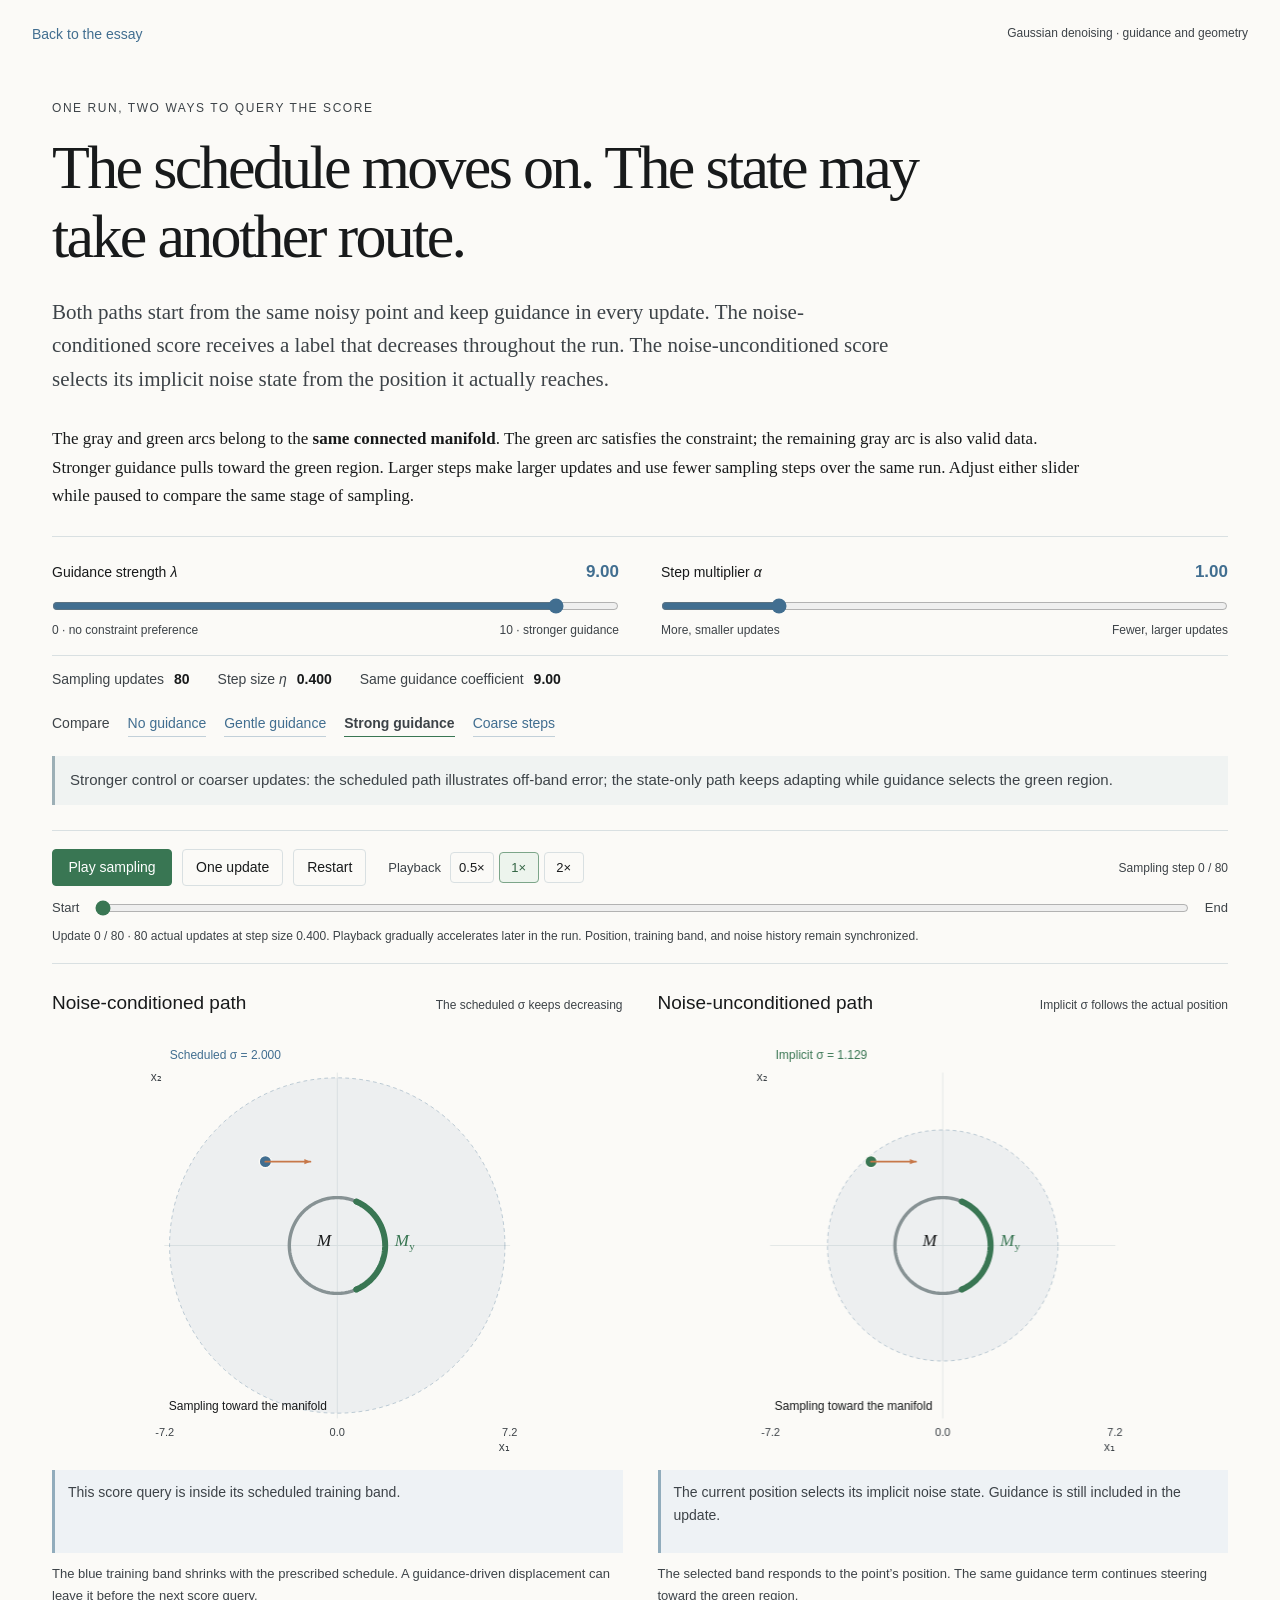
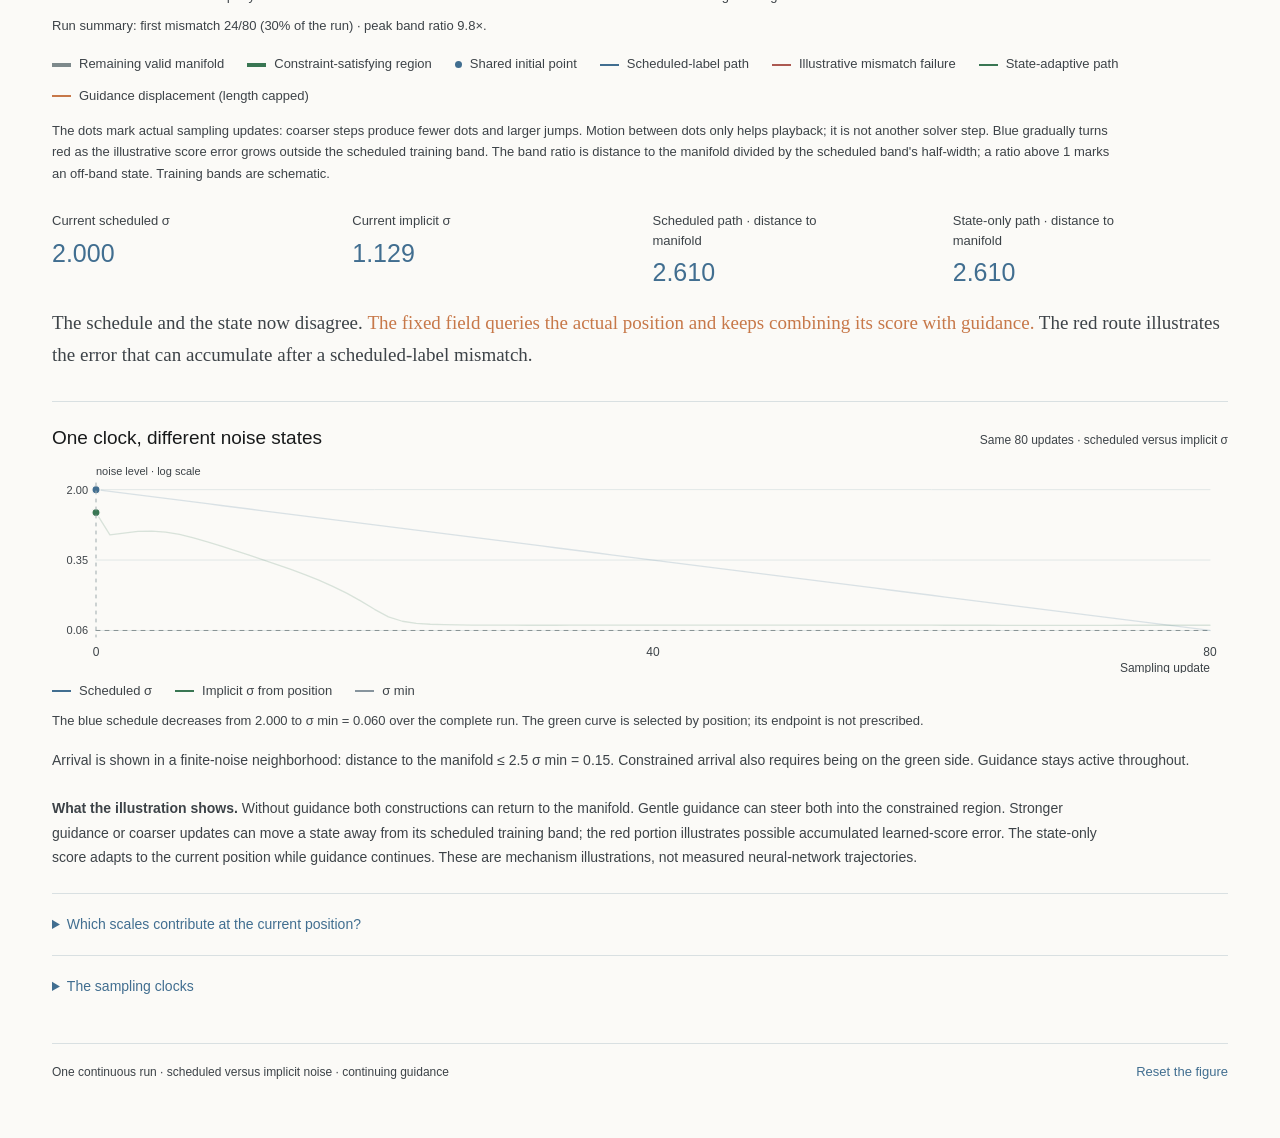
<file: guided-shells.html>
<!doctype html>
<html lang="en"><head>
<meta charset="utf-8"><meta name="viewport" content="width=device-width,initial-scale=1">
<meta name="description" content="Follow one continuous guided sampling run: scheduled noise versus a noise state selected by position.">
<title>Scheduled Noise and State-Adaptive Guided Sampling</title><style>
:root{color-scheme:light;--bg:#fbfaf7;--ink:#181a1b;--muted:#3d4348;--blue:#416e90;--orange:#c77849;--rule:#d9e0e2;--font:Georgia,'Times New Roman',serif}*{box-sizing:border-box}body{margin:0;background:var(--bg);color:var(--ink);font:17px/1.7 var(--font)}button,input{font:inherit}button{font-family:'Segoe UI',Arial,sans-serif;cursor:pointer}button:focus-visible,a:focus-visible,input:focus-visible,summary:focus-visible{outline:3px solid var(--orange);outline-offset:4px}a{color:var(--blue);text-underline-offset:4px}.page-header{max-width:1280px;margin:auto;padding:24px 32px 0;display:flex;justify-content:space-between;gap:20px;font:12px/1.5 'Segoe UI',Arial,sans-serif;color:var(--muted)}.page-header a{font-size:14px;text-decoration:none}main{max-width:1240px;margin:54px auto 55px;padding:0 32px}.opening{max-width:900px}.eyebrow{font:12px/1.5 'Segoe UI',Arial,sans-serif;letter-spacing:.13em;text-transform:uppercase;color:var(--muted);margin:0 0 16px}h1{font:500 clamp(39px,5vw,62px)/1.12 var(--font);letter-spacing:-.043em;margin:0 0 24px}.dek{font-size:21px;line-height:1.6;color:#3d4348;margin:0 0 28px;max-width:840px}.setup{max-width:1030px;margin:0 0 25px;font-size:17px}.formula{font-family:'Cambria Math',Georgia,serif}.controls{display:grid;grid-template-columns:1fr 1fr;gap:42px;border-top:1px solid var(--rule);border-bottom:1px solid var(--rule);padding:22px 0 16px;font:14px/1.5 'Segoe UI',Arial,sans-serif}.controls label>span:first-child{display:flex;gap:4px;align-items:baseline;margin-bottom:13px}.controls output{font-size:17px;font-weight:600;color:var(--blue);margin-left:auto;font-variant-numeric:tabular-nums}.controls input{width:100%;display:block;margin:0;accent-color:var(--blue);cursor:pointer}.range-ends{display:flex;justify-content:space-between;font-size:12px;color:var(--muted);margin-top:7px}.preset-row{display:flex;flex-wrap:wrap;gap:18px;align-items:center;margin:18px 0 28px;font:14px/1.4 'Segoe UI',Arial,sans-serif;color:var(--muted)}.preset-row button{font-size:14px;border:0;border-bottom:1px solid #c2d0d9;padding:3px 0;background:none;color:var(--blue)}.main-scene{display:grid;grid-template-columns:1fr 1fr;gap:35px}.plot-panel{min-width:0}.plot-heading{display:flex;justify-content:space-between;align-items:baseline;gap:14px;min-height:52px}.plot-heading h2{font:500 19px/1.4 'Segoe UI',Arial,sans-serif;margin:0}.plot-heading>span{font:12px/1.45 'Segoe UI',Arial,sans-serif;color:var(--muted)}canvas{display:block;width:100%;height:390px}.plot-note{font:13px/1.65 'Segoe UI',Arial,sans-serif;color:var(--muted);margin:10px 0 0}.legend,.spectrum-legend{display:flex;flex-wrap:wrap;gap:13px 23px;font:13px/1.4 'Segoe UI',Arial,sans-serif;color:#3d4348;margin:19px 0 0}.legend span,.spectrum-legend span{display:flex;align-items:center;gap:8px}.dot{height:7px;width:7px;border-radius:50%;display:inline-block;background:var(--orange)}.blue{background:var(--blue)}.orange{background:var(--orange)}.gray{background:#87949d}.line{width:19px;height:2px;display:inline-block}.cross{width:10px;height:10px;display:inline-block;background:linear-gradient(45deg,transparent 43%,#71808a 44%,#71808a 56%,transparent 57%),linear-gradient(-45deg,transparent 43%,#71808a 44%,#71808a 56%,transparent 57%)}.geometry-note{font:13px/1.65 'Segoe UI',Arial,sans-serif;color:var(--muted);margin:15px 0 23px;max-width:1070px}.playback{border-top:1px solid var(--rule);padding-top:18px;font:14px/1.5 'Segoe UI',Arial,sans-serif}.transport{display:flex;gap:10px;align-items:center;flex-wrap:wrap}.transport button{background:none;border:1px solid var(--rule);border-radius:4px;padding:7px 13px;font-size:14px;color:var(--ink)}.transport #play-button{color:white;background:var(--blue);border-color:var(--blue);min-width:120px}.transport>span{margin-left:auto;color:var(--muted);font-size:13px}.playback label{display:flex;gap:14px;align-items:center;margin:17px 0 0;font-size:13px;color:var(--muted)}.playback input{flex:1;min-width:0;accent-color:var(--blue)}.playback p{font-size:12px;color:var(--muted);margin:9px 0 0}.metrics{display:grid;grid-template-columns:repeat(4,1fr);gap:25px;margin:27px 0 18px;font:13px/1.5 'Segoe UI',Arial,sans-serif}.metrics>div{display:flex;flex-direction:column;gap:7px}.metrics span{color:var(--muted)}.metrics strong{font-size:25px;line-height:1.2;font-weight:500;font-variant-numeric:tabular-nums;color:var(--blue)}.main-reading{font-size:19px;line-height:1.65;margin:20px 0 31px;color:#3d4348}.main-reading strong{font-weight:500;color:var(--orange)}.spectrum-panel{border-top:1px solid var(--rule);padding-top:23px}.spectrum-panel canvas{height:240px}.spectrum-panel .plot-heading{min-height:36px}.spectrum-legend{margin-top:9px}.coverage-reading{font:14px/1.7 'Segoe UI',Arial,sans-serif;color:#3d4348;margin:18px 0}.scope-note{font:14px/1.75 'Segoe UI',Arial,sans-serif;color:#3d4348;margin:23px 0}.scope-note strong{font-weight:600;color:#3d4348}.technical-note{border-top:1px solid var(--rule);padding-top:18px;font:14px/1.8 'Segoe UI',Arial,sans-serif;color:#3d4348}.technical-note summary{cursor:pointer;color:var(--blue)}.technical-note>div{padding-top:15px;max-width:1030px}.technical-note p{margin:0 0 16px}.technical-note .formula{font-size:16px;color:var(--ink)}.figure-footer{border-top:1px solid var(--rule);margin-top:26px;padding-top:18px;display:flex;justify-content:space-between;gap:20px;align-items:center;font:12px/1.6 'Segoe UI',Arial,sans-serif;color:var(--muted)}.figure-footer button{border:0;background:none;color:var(--blue);font-size:13px;padding:0}body[data-embedded=true] .page-header{display:none}body[data-embedded=true] main{margin:28px auto 20px;padding:0 22px}body[data-embedded=true] .eyebrow{display:none}body[data-embedded=true] h1{font-size:43px}body[data-embedded=true] .dek{font-size:18px;margin-bottom:22px}
@media(max-width:900px){main{padding:0 25px}.main-scene{gap:24px}.plot-heading{display:block;min-height:65px}.plot-heading>span{display:block;margin-top:5px}canvas{height:340px}.metrics{gap:17px}.metrics span{font-size:12px}.spectrum-panel .plot-heading{min-height:58px}}
@media(max-width:650px){body{font-size:16px}.page-header{padding:20px 20px 0;font-size:11px}.page-header>span{max-width:170px;text-align:right}.page-header a{font-size:13px}main{margin:35px auto 40px;padding:0 20px}h1{font-size:42px}.dek{font-size:18px}.setup{font-size:16px}.controls{gap:25px}.controls label>span:first-child{font-size:14px;flex-wrap:wrap}.controls output{font-size:16px}.range-ends{font-size:11px}.preset-row{gap:13px 19px}.preset-row>span{display:none}.preset-row button{font-size:14px}.main-scene{grid-template-columns:1fr;gap:27px}.plot-heading{min-height:56px}.plot-heading h2{font-size:18px}.plot-heading>span{font-size:12px}canvas{height:350px}.plot-note,.geometry-note{font-size:12px}.legend{font-size:12px;gap:12px 17px}.transport>span{margin-left:0;width:100%}.transport button{font-size:13px;padding:7px 10px}.playback label{font-size:12px;gap:9px}.metrics{grid-template-columns:1fr 1fr;gap:21px 17px}.metrics span{font-size:12px}.metrics strong{font-size:23px}.main-reading{font-size:18px}.spectrum-panel canvas{height:250px}.spectrum-legend{font-size:12px;gap:13px 19px}.scope-note,.coverage-reading,.technical-note{font-size:13px}.technical-note .formula{font-size:15px}.figure-footer{font-size:11px}.figure-footer button{font-size:12px}}

.metric-note{font:13px/1.7 "Segoe UI",Arial,sans-serif;color:var(--muted);margin:0 0 17px;max-width:1020px}
.playback{margin:0 0 26px;border-bottom:1px solid var(--rule);padding-bottom:18px}
.green{background:#397653}.red{background:#ac5951}.swatch{display:inline-block;width:16px;height:12px;border:1px solid transparent}.swatch.green{background:#dfecdf;border-color:#98bea1}.swatch.red{background:#f1dfdc;border-color:#d6aaa2}.transport #continue-button{background:#397653;border-color:#397653;color:#fff}.transport #play-button{background:none;color:var(--blue);border-color:#a8bdca}.next-reading{font:14px/1.65 'Segoe UI',Arial,sans-serif;margin:13px 0 10px;padding:11px 13px;min-height:90px;border-left:3px solid transparent}.next-reading.covered{background:#edf4ed;border-color:#6f9e7c;color:#326443}.next-reading.uncertain{background:#f8eeeb;border-color:#c68378;color:#944d43}.continuation-control input{accent-color:#397653}.playback .transport>span{font-size:12px}.playback label{margin-top:12px}.spectrum-legend .line.orange{background:#397653}
@media(max-width:650px){.next-reading{font-size:13px;min-height:0}.transport{gap:8px}.transport>span{margin-top:4px}.playback label{gap:8px;font-size:11px}.playback .transport button{font-size:12px;padding:8px 9px}.plot-note{font-size:12px}.main-reading{font-size:17px}}

.regime-reading{font:15px/1.65 'Segoe UI',Arial,sans-serif;color:#3d4348;border-left:3px solid #9cafb6;background:#f0f3f2;margin:-9px 0 25px;padding:12px 15px}.preset-row button[aria-pressed=true]{color:#3d4348;font-weight:600;border-bottom-color:#397653}.legend .manifold-gray{height:4px;background:#7d898b}.legend .manifold-green{height:4px;background:#397653}.plot-panel canvas{height:415px}.next-reading{min-height:83px}.metrics span{max-width:210px}.status-line{font-weight:600}.scope-note{max-width:1060px}@media(max-width:650px){.plot-panel canvas{height:365px}.regime-reading{font-size:13px;margin-top:-4px;padding:11px 12px}.metrics{column-gap:18px}.metrics span{font-size:12px}.next-reading{min-height:0}}
.next-reading.supported{background:#eef2f5;border-color:#91acbc;color:#3d4348}
.response-reading{font:13px/1.65 'Segoe UI',Arial,sans-serif;color:#3d4348;margin:9px 0 0}.response-reading:empty{display:none}
.playback-speed{display:flex;align-items:center;gap:5px;margin-left:12px;font:13px/1.5 'Segoe UI',Arial,sans-serif;color:var(--muted)}.playback-speed>span{margin-right:4px}.transport .playback-speed button{font-size:13px;padding:5px 8px;min-width:40px}.playback-speed button[aria-pressed=true]{background:#edf4ed;border-color:#7ca589;color:#326443}.playback-speed button:focus-visible{outline:3px solid var(--orange);outline-offset:3px}@media(max-width:650px){.playback-speed{margin:3px 0 0;width:100%}.transport .playback-speed button{padding:5px 10px}.transport>span{margin-top:2px}}
.run-summary{display:flex;gap:12px 28px;flex-wrap:wrap;margin:13px 0 21px;font:14px/1.5 'Segoe UI',Arial,sans-serif;color:var(--muted)}.run-summary strong{font-weight:600;margin-left:6px;color:var(--ink);font-variant-numeric:tabular-nums}.transport #play-button{background:#397653;border-color:#397653;color:#fff;min-width:120px}.timeline-panel{border-top:1px solid var(--rule);padding-top:23px}.timeline-panel canvas{height:210px}.timeline-panel .plot-heading{min-height:38px}.spectrum-legend .line.green{background:#397653}.technical-note{padding-bottom:18px}.technical-note .spectrum-panel{border:0;padding-top:0}.technical-note .spectrum-panel canvas{height:220px}.playback #sampling-progress{accent-color:#397653}
@media(max-width:900px){.timeline-panel .plot-heading{min-height:59px}}@media(max-width:650px){.run-summary{font-size:13px;gap:8px 20px}.range-ends{gap:10px}.timeline-panel canvas{height:210px}.transport #play-button{font-size:13px}.playback label{font-size:12px}.technical-note .spectrum-panel canvas{height:230px}}

</style>
</head><body>
<header class="page-header"><a href="index.html#11-control-becomes-a-change-to-the-objective">Back to the essay</a><span>Gaussian denoising · guidance and geometry</span></header>
<main>
<div class="opening"><p class="eyebrow">One run, two ways to query the score</p><h1>The schedule moves on. The state may take another route.</h1><p class="dek">Both paths start from the same noisy point and keep guidance in every update. The noise-conditioned score receives a label that decreases throughout the run. The noise-unconditioned score selects its implicit noise state from the position it actually reaches.</p></div>
<p class="setup">The gray and green arcs belong to the <strong>same connected manifold</strong>. The green arc satisfies the constraint; the remaining gray arc is also valid data. Stronger guidance pulls toward the green region. Larger steps make larger updates and use fewer sampling steps over the same run. Adjust either slider while paused to compare the same stage of sampling.</p>
<div class="controls" aria-label="Guidance parameters">
<label for="guidance-strength"><span>Guidance strength <i>λ</i><output id="guidance-value">9.00</output></span><input id="guidance-strength" type="range" min="0" max="10" step="0.05" value="9"><span class="range-ends"><span>0 · no constraint preference</span><span>10 · stronger guidance</span></span></label>
<label for="step-multiplier"><span>Step multiplier <i>α</i><output id="step-value">1.00</output></span><input id="step-multiplier" type="range" min="0.25" max="4" step="0.05" value="1"><span class="range-ends"><span>More, smaller updates</span><span>Fewer, larger updates</span></span></label>
</div>
<div class="run-summary"><span>Sampling updates <strong id="step-count">—</strong></span><span>Step size <i>η</i> <strong id="step-size-value">—</strong></span><span>Same guidance coefficient <strong id="lambda-summary">—</strong></span></div>
<div class="preset-row"><span>Compare</span><button type="button" data-preset="baseline">No guidance</button><button type="button" data-preset="mild">Gentle guidance</button><button type="button" data-preset="strong">Strong guidance</button><button type="button" data-preset="coarse">Coarse steps</button></div>
<p id="regime-reading" class="regime-reading"></p>
<div class="playback"><div class="transport"><button type="button" id="play-button" aria-pressed="false">Play sampling</button><button type="button" id="step-button">One update</button><button type="button" id="restart-button">Restart</button><div class="playback-speed" role="group" aria-label="Playback speed"><span>Playback</span><button type="button" data-playback-rate="0.5" aria-pressed="false">0.5×</button><button type="button" data-playback-rate="1" aria-pressed="true">1×</button><button type="button" data-playback-rate="2" aria-pressed="false">2×</button></div><span>Sampling step <output id="sampling-value">0</output> / <span id="sampling-max">—</span></span></div><label for="sampling-progress"><span>Start</span><input id="sampling-progress" type="range" min="0" max="80" step="1" value="0"><span>End</span></label><p id="playback-reading">One sampling timeline. Every displayed waypoint is an actual update.</p></div>
<div class="main-scene">
<section class="plot-panel"><div class="plot-heading"><h2>Noise-conditioned path</h2><span>The scheduled σ keeps decreasing</span></div><canvas id="conditional-canvas" role="img" aria-label="Continuous sampling with a scheduled noise label decreasing to the minimum level"></canvas><p id="conditional-next-reading" class="next-reading"></p><p class="plot-note">The blue training band shrinks with the prescribed schedule. A guidance-driven displacement can leave it before the next score query.</p><p id="mismatch-summary" class="response-reading"></p></section>
<section class="plot-panel"><div class="plot-heading"><h2>Noise-unconditioned path</h2><span>Implicit σ follows the actual position</span></div><canvas id="unconditioned-canvas" role="img" aria-label="Continuous guided sampling using a noise state selected from the current position"></canvas><p id="unconditioned-next-reading" class="next-reading"></p><p class="plot-note">The selected band responds to the point’s position. The same guidance term continues steering toward the green region.</p></section>
</div>
<div class="legend"><span><i class="line manifold-gray"></i>Remaining valid manifold</span><span><i class="line manifold-green"></i>Constraint-satisfying region</span><span><i class="dot blue"></i>Shared initial point</span><span><i class="line blue"></i>Scheduled-label path</span><span><i class="line red"></i>Illustrative mismatch failure</span><span><i class="line green"></i>State-adaptive path</span><span><i class="line orange"></i>Guidance displacement (length capped)</span></div>
<p class="geometry-note">The dots mark actual sampling updates: coarser steps produce fewer dots and larger jumps. Motion between dots only helps playback; it is not another solver step. Blue gradually turns red as the illustrative score error grows outside the scheduled training band. The band ratio is distance to the manifold divided by the scheduled band's half-width; a ratio above 1 marks an off-band state. Training bands are schematic.</p>
<div class="metrics"><div><span>Current scheduled σ</span><strong id="assigned-scale">—</strong></div><div><span>Current implicit σ</span><strong id="effective-scale">—</strong></div><div><span>Scheduled path · distance to manifold</span><strong id="conditional-distance">—</strong></div><div><span>State-only path · distance to manifold</span><strong id="geometric-scale">—</strong></div></div>
<p id="main-reading" class="main-reading" aria-live="polite"></p>
<section class="timeline-panel"><div class="plot-heading"><h2>One clock, different noise states</h2><span id="timeline-caption">Scheduled versus state-selected noise</span></div><canvas id="noise-timeline" role="img" aria-label="Scheduled noise decreases to its minimum while implicit noise varies with sampled position"></canvas><div class="spectrum-legend"><span><i class="line blue"></i>Scheduled σ</span><span><i class="line green"></i>Implicit σ from position</span><span><i class="line gray"></i>σ min</span></div><p id="schedule-reading" class="plot-note">The blue schedule reaches σ min at the final update. No terminal noise value is imposed on the green curve.</p></section>
<p id="coverage-reading" class="coverage-reading"></p>
<p class="scope-note"><strong>What the illustration shows.</strong> Without guidance both constructions can return to the manifold. Gentle guidance can steer both into the constrained region. Stronger guidance or coarser updates can move a state away from its scheduled training band; the red portion illustrates possible accumulated learned-score error. The state-only score adapts to the current position while guidance continues. These are mechanism illustrations, not measured neural-network trajectories.</p>
<details id="scale-details" class="technical-note"><summary>Which scales contribute at the current position?</summary><div><section class="spectrum-panel"><div class="plot-heading"><h2>The position selects relevant noise scales</h2><span id="spectrum-caption"></span></div><canvas id="scale-canvas" role="img" aria-label="Noise-scale contributions selected by the current state-only position"></canvas><div class="spectrum-legend"><span><i class="line blue"></i>Density shares</span><span><i class="line green"></i>Score shares</span><span><i class="line gray"></i>Scheduled label</span></div></section></div></details>
<details class="technical-note"><summary>The sampling clocks</summary><div><p>Both paths use the same initial state, guidance coefficient λ, and update budget K over the same time interval. Increasing α reduces K and enlarges each time step. The guidance coefficient λ remains unchanged.</p><p>The noise-conditioned prior follows a probability-flow Euler step tied to the decrease in variance. Without guidance, its update is <span class="formula">Δx = ½(σ<sub>k</sub><sup>2</sup> − σ<sub>k+1</sub><sup>2</sup>) s(x<sub>k</sub>, σ<sub>k</sub>)</span>. Its motion and shrinking training band therefore advance on the same noise clock.</p><p>The state-only field uses position-dependent scaling and receives no scheduled noise label. Its implicit scale follows the current position; it need not wait for the blue schedule to reach its final value.</p><p>Guided updates retain both the prior and task gradient, with positive diagonal damping. Outside the scheduled training band, a smooth illustrative error field varies with the position and assigned label. It depicts possible learned-score error, not measured network behavior or an undefined analytic Gaussian score. Playback speed changes viewing time only.</p></div></details>
<footer class="figure-footer"><span>One continuous run · scheduled versus implicit noise · continuing guidance</span><button type="button" id="reset-button">Reset the figure</button></footer>
</main><script>
/* Exact Gaussian-mixture mathematics for the interactive research essay.
 * No dependencies; safe to load from file:// and in a browser worker.
 *
 * API (window.GaussianLandscapeMath, or require(...) in Node):
 *   prepare({d=2,sigmaMin=.22,sigmaMax=1.3,nScales=32,centers=[[0,0]],sigmas?})
 *     -> immutable cached configuration. Explicit sigmas override the schedule.
 *   evaluate(x,y,prepared)
 *     -> {logDensity,score:[sx,sy],beta,barycenter:[mx,my],
 *         centerResponsibilities:[...],isFinite}
 *   step([x,y],prepared,eta,mode='raw'|'normalized')
 *     -> {point,before,after,deltaLogDensity,isFinite}
 *   geometricScales(min,max,n), logGamma(z), radialMass(r,sigma,d),
 *   logRadialMass(r,sigma,d), ambientRelative(r,sigma), shellSummary(sigma,d),
 *   singleCenterStability(prepared), singleCenterRadialMass(r,prepared).
 *
 * The displayed x/y coordinates lie in an invariant two-dimensional slice:
 * all centers and the other d-2 sample coordinates are zero off this plane.
 * Evaluated height is the FULL d-dimensional ambient density on that slice,
 * not a 2D marginal or a radial probability density. The exact target is
 * p_MN=(M sum_i sigma_i^2)^-1 sum_j,i sigma_i^2 N_d(x;mu_j,sigma_i^2 I).
 * No trajectory clipping or monotonicity correction is performed here.
 */
(function attach(root, factory) {
  'use strict';
  const api = factory();
  if (typeof module === 'object' && module.exports) module.exports = api;
  if (root) root.GaussianLandscapeMath = api;
})(typeof globalThis !== 'undefined' ? globalThis : this, function makeAPI() {
  'use strict';
  const LOG_TWO_PI = Math.log(2 * Math.PI);
  const LANCZOS = [
    0.99999999999980993, 676.5203681218851, -1259.1392167224028,
    771.32342877765313, -176.61502916214059, 12.507343278686905,
    -0.13857109526572012, 9.9843695780195716e-6, 1.5056327351493116e-7
  ];

  function finitePositive(value, name) {
    if (!Number.isFinite(value) || value <= 0) throw new RangeError(name + ' must be finite and positive');
    return value;
  }

  function dimension(value) {
    if (!Number.isInteger(value) || value < 2) throw new RangeError('d must be an integer at least 2');
    return value;
  }

  function logGamma(z) {
    finitePositive(z, 'logGamma argument');
    if (z < 0.5) return Math.log(Math.PI) - Math.log(Math.sin(Math.PI * z)) - logGamma(1 - z);
    z -= 1;
    let x = LANCZOS[0];
    for (let i = 1; i < LANCZOS.length; i++) x += LANCZOS[i] / (z + i);
    const t = z + 7.5;
    return 0.5 * LOG_TWO_PI + (z + 0.5) * Math.log(t) - t + Math.log(x);
  }

  function geometricScales(min, max, count) {
    finitePositive(min, 'sigmaMin'); finitePositive(max, 'sigmaMax');
    if (max < min) throw new RangeError('sigmaMax must be at least sigmaMin');
    if (!Number.isInteger(count) || count < 1 || count > 4096) throw new RangeError('nScales must be an integer from 1 to 4096');
    if (count === 1) return [min];
    const width = Math.log(max / min);
    const result = Array.from({length:count}, (_, i) => min * Math.exp(width * i / (count - 1)));
    result[0] = min; result[result.length - 1] = max;
    return result;
  }

  function prepare(input) {
    input = input || {};
    const d = dimension(input.d === undefined ? 2 : input.d);
    const sourceCenters = input.centers === undefined ? [[0, 0]] : input.centers;
    if (!Array.isArray(sourceCenters) || !sourceCenters.length) throw new RangeError('at least one center is required');
    const centers = sourceCenters.map((c) => {
      const x = Array.isArray(c) ? c[0] : c.x;
      const y = Array.isArray(c) ? c[1] : c.y;
      if (!Number.isFinite(x) || !Number.isFinite(y)) throw new RangeError('each center needs finite x and y coordinates');
      return Object.freeze([x, y]);
    });
    const sigmas = input.sigmas === undefined
      ? geometricScales(input.sigmaMin === undefined ? 0.22 : input.sigmaMin,
          input.sigmaMax === undefined ? 1.3 : input.sigmaMax,
          input.nScales === undefined ? 32 : input.nScales)
      : Array.from(input.sigmas);
    if (!sigmas.length) throw new RangeError('at least one noise scale is required');
    sigmas.forEach(s => finitePositive(s, 'sigma'));
    const sumVariance = sigmas.reduce((sum, s) => sum + s * s, 0);
    if (!Number.isFinite(sumVariance)) throw new RangeError('noise variances overflow');
    const invVariances = sigmas.map(s => 1 / (s * s));
    if (invVariances.some(v => !Number.isFinite(v))) throw new RangeError('noise precision overflows');
    return Object.freeze({
      d,
      centers: Object.freeze(centers),
      sigmas: Object.freeze(sigmas),
      sigmaMin: Math.min.apply(null, sigmas),
      sigmaMax: Math.max.apply(null, sigmas),
      nScales: sigmas.length,
      invVariances: Object.freeze(invVariances),
      logCoefficients: Object.freeze(sigmas.map(s => (2 - d) * Math.log(s))),
      logNormalizer: Math.log(centers.length * sumVariance) + 0.5 * d * LOG_TWO_PI,
      sumVariance,
      _gaussianLandscapePrepared: true
    });
  }

  function invalidEvaluation(count) {
    return {logDensity:-Infinity, score:[NaN,NaN], beta:NaN,
      barycenter:[NaN,NaN], centerResponsibilities:Array(count).fill(0), isFinite:false};
  }

  function evaluate(x, y, config) {
    if (!config || !config._gaussianLandscapePrepared) throw new TypeError('evaluate requires a prepare(...) configuration');
    const centers = config.centers, n = centers.length;
    if (!Number.isFinite(x) || !Number.isFinite(y)) return invalidEvaluation(n);
    const distances = new Float64Array(n);
    let maximum = -Infinity;
    for (let j = 0; j < n; j++) {
      const dx = x - centers[j][0], dy = y - centers[j][1];
      const r2 = dx * dx + dy * dy;
      distances[j] = r2;
      for (let i = 0; i < config.nScales; i++) {
        const term = config.logCoefficients[i] - 0.5 * r2 * config.invVariances[i];
        if (term > maximum) maximum = term;
      }
    }
    if (!Number.isFinite(maximum)) return invalidEvaluation(n);
    let sum = 0, precisionSum = 0, baryX = 0, baryY = 0;
    const centerResponsibilities = new Array(n).fill(0);
    for (let j = 0; j < n; j++) {
      let centerMass = 0, centerPrecision = 0;
      for (let i = 0; i < config.nScales; i++) {
        const term = config.logCoefficients[i] - 0.5 * distances[j] * config.invVariances[i];
        const relativeWeight = Math.exp(term - maximum);
        centerMass += relativeWeight;
        centerPrecision += relativeWeight * config.invVariances[i];
      }
      centerResponsibilities[j] = centerMass;
      sum += centerMass;
      precisionSum += centerPrecision;
      baryX += centerPrecision * centers[j][0];
      baryY += centerPrecision * centers[j][1];
    }
    const beta = precisionSum / sum;
    baryX /= precisionSum; baryY /= precisionSum;
    const score = [beta * (baryX - x), beta * (baryY - y)];
    const logDensity = maximum + Math.log(sum) - config.logNormalizer;
    for (let j = 0; j < n; j++) centerResponsibilities[j] /= sum;
    const isFinite = Number.isFinite(logDensity) && Number.isFinite(beta)
      && Number.isFinite(baryX) && Number.isFinite(baryY)
      && Number.isFinite(score[0]) && Number.isFinite(score[1]);
    return {logDensity, score, beta, barycenter:[baryX,baryY], centerResponsibilities, isFinite};
  }

  function step(point, config, eta, mode) {
    if (!Number.isFinite(eta) || eta < 0) throw new RangeError('eta must be finite and nonnegative');
    mode = mode || 'raw';
    if (mode !== 'raw' && mode !== 'normalized') throw new RangeError('mode must be raw or normalized');
    const before = evaluate(point[0], point[1], config);
    const direction = mode === 'normalized'
      ? [before.barycenter[0] - point[0], before.barycenter[1] - point[1]]
      : before.score;
    const next = [point[0] + eta * direction[0], point[1] + eta * direction[1]];
    const after = evaluate(next[0], next[1], config);
    const deltaLogDensity = after.logDensity - before.logDensity;
    return {point:next, before, after, deltaLogDensity,
      isFinite:before.isFinite && after.isFinite && Number.isFinite(deltaLogDensity)};
  }

  function logRadialMass(r, sigma, d) {
    finitePositive(sigma, 'sigma'); dimension(d);
    if (!Number.isFinite(r) || r < 0) return -Infinity;
    if (r === 0) return -Infinity; // d>=2: the radial PDF is zero at the origin.
    return (d - 1) * Math.log(r) - 0.5 * (r / sigma) * (r / sigma)
      - (0.5 * d - 1) * Math.log(2) - logGamma(0.5 * d) - d * Math.log(sigma);
  }

  function radialMass(r, sigma, d) {
    return Math.exp(logRadialMass(r, sigma, d));
  }

  function ambientRelative(r, sigma) {
    finitePositive(sigma, 'sigma');
    if (!Number.isFinite(r) || r < 0) return 0;
    return Math.exp(-0.5 * (r / sigma) * (r / sigma));
  }

  function shellSummary(sigma, d) {
    finitePositive(sigma, 'sigma'); dimension(d);
    const mean = sigma * Math.sqrt(2) * Math.exp(logGamma(0.5 * (d + 1)) - logGamma(0.5 * d));
    const variance = Math.max(0, d * sigma * sigma - mean * mean);
    return {
      d, sigma,
      mode:sigma * Math.sqrt(d - 1), mean,
      radiusApprox:sigma * Math.sqrt(d), standardDeviation:Math.sqrt(variance),
      relativeWidth:Math.sqrt(variance) / mean,
      log2VolumeDoubling:d, effectiveMassDoubling:4,
      log2WeightedDensityDoubling:2 - d
    };
  }

  function singleCenterStability(config) {
    if (config.centers.length !== 1) throw new RangeError('the exact isotropic center threshold requires one center');
    const center = config.centers[0], ev = evaluate(center[0], center[1], config);
    return {betaAtCenter:ev.beta, localRawEulerLimit:2 / ev.beta,
      conservativeRawEulerLimit:2 * config.sigmaMin * config.sigmaMin,
      normalizedEulerLimit:2,
      note:'Strict inequalities; the raw limit is local, at the single-center peak.'};
  }

  function singleCenterRadialMass(r, config) {
    if (config.centers.length !== 1) throw new RangeError('radial symmetry requires one center');
    let result = 0;
    for (const sigma of config.sigmas) result += sigma * sigma * radialMass(r, sigma, config.d);
    return result / config.sumVariance;
  }

  return Object.freeze({prepare, evaluate, step, geometricScales, logGamma,
    logRadialMass, radialMass, ambientRelative, shellSummary,
    singleCenterStability, singleCenterRadialMass});
});

</script><script>
/* Guided generation on one connected manifold.
 * The circle is split into a constraint-satisfying arc and remaining data.
 * The fixed prior is an exact sigma^2-weighted Gaussian mixture around a
 * dense circular reference in an invariant two-dimensional slice of R^8.
 * Off-band score errors are conceptual, not measured neural-network errors.
 */
(function(root,factory){
  const G=typeof module==='object'&&module.exports?require('../interactive/landscape-math.js'):root.GaussianLandscapeMath;
  const api=factory(G);if(typeof module==='object'&&module.exports)module.exports=api;root.GuidanceMath=api;
})(typeof globalThis!=='undefined'?globalThis:this,function(G){
  'use strict';
  if(!G)throw new Error('GaussianLandscapeMath must be loaded first');
  const d=8,R=2,sigmaMin=.06,sigmaMax=2,nScales=32,baseSteps=80,totalTime=32;
  const bandFactor=2.5,manifoldTolerance=2.5*sigmaMin,minX=.8,interiorX=1.3,guidanceGain=10,transverseDamping=.2;
  const oldPoint=Object.freeze([-3,3.5]);
  const centers=Object.freeze(Array.from({length:96},(_,i)=>Object.freeze([R*Math.cos(i*2*Math.PI/96),R*Math.sin(i*2*Math.PI/96)])));
  const mixture=G.prepare({d,centers,sigmaMin,sigmaMax,nScales});
  const softplus=z=>z>30?z:z< -30?Math.exp(z):Math.log1p(Math.exp(z));
  const sigmoid=z=>z>=0?1/(1+Math.exp(-z)):Math.exp(z)/(1+Math.exp(z));
  const norm=p=>Math.hypot(p[0],p[1]);
  function validate(parameters){
    const lambda=Number(parameters?.lambda??9),alpha=Number(parameters?.alpha??1);
    if(!Number.isFinite(lambda)||lambda<0||lambda>10||!Number.isFinite(alpha)||alpha<.25||alpha>4)throw new RangeError('lambda must be in [0,10] and alpha in [.25,4]');
    return{lambda,alpha};
  }
  function geometry(point){
    const radius=norm(point),manifoldDistance=Math.abs(radius-R),onManifold=manifoldDistance<=manifoldTolerance+1e-10;
    const constraintFeasible=point[0]>=minX;
    return{radius,manifoldDistance,onManifold,constraintFeasible,inConstraintSide:constraintFeasible,
      constraintSatisfied:onManifold&&constraintFeasible,inConstrainedManifold:onManifold&&constraintFeasible,
      projection:radius>1e-12?point.map(v=>R*v/radius):[R,0]};
  }
  // A smooth one-sided penalty favors the interior of the highlighted arc.
  // It specifies a region preference, not a point on the manifold.
  function penalty(point){return .5*guidanceGain*softplus(interiorX-point[0])**2;}
  function taskAt(point,lambda){const z=interiorX-point[0];return[lambda*guidanceGain*softplus(z)*sigmoid(z),0];}
  function objective(point,lambda){return G.evaluate(...point,mixture).logDensity-lambda*penalty(point);}
  function scaleWeights(point){
    const sigmas=mixture.sigmas,logs=[];
    for(const center of centers){const distance2=(point[0]-center[0])**2+(point[1]-center[1])**2;
      for(const s of sigmas)logs.push((2-d)*Math.log(s)-distance2/(2*s*s));}
    const mx=Math.max(...logs),raw=logs.map(v=>Math.exp(v-mx)),sum=raw.reduce((a,b)=>a+b,0),w=raw.map(v=>v/sum);
    const beta=w.reduce((a,v,k)=>a+v/(sigmas[k%sigmas.length]**2),0),q=w.map((v,k)=>v/(sigmas[k%sigmas.length]**2*beta));
    const driftWeights=sigmas.map((_,i)=>{let s=0;for(let j=0;j<centers.length;j++)s+=q[j*sigmas.length+i];return s;});
    const densityWeights=sigmas.map((_,i)=>{let s=0;for(let j=0;j<centers.length;j++)s+=w[j*sigmas.length+i];return s;});
    const dominantIndex=driftWeights.indexOf(Math.max(...driftWeights));
    return{sigmas:sigmas.slice(),densityWeights,driftWeights,beta,effectiveSigma:1/Math.sqrt(beta),dominantSigma:sigmas[dominantIndex]};
  }
  function taskCurvature(point){const z=interiorX-point[0],s=sigmoid(z);return guidanceGain*(s*s+softplus(z)*s*(1-s));}
  // Full lambda-curvature scaling would almost cancel the lambda in the
  // task force. This positive, step-aware damping preserves visible force
  // differences on fine steps and strengthens stabilization on coarse ones.
  function guidanceDamping(lambda,h){return Math.sqrt(lambda*(1+lambda*h*h)/(1+h*h));}
  // On the fixed landscape, a small task force should steer the approach
  // before the steep near-manifold prior makes tangential motion slow.
  // This positive numerical damping balances that approach continuously;
  // it changes neither score nor task gradient and vanishes from the
  // unguided update because taskScale is zero. Strong-guidance damping
  // smoothly returns to the existing transverse coefficient.
  function stateOnlyTransverseDamping(lambda){return transverseDamping+3.5*Math.exp(-((lambda/2)**2));}
  function sample(point,k,kind,lambda,errorStrength,schedule,configs,h){
    const scheduledSigma=schedule[k],config=kind==='conditional'?configs[k]:mixture;
    const field=G.evaluate(...point,config),geo=geometry(point),weights=scaleWeights(point);
    const availableSigma=kind==='conditional'?scheduledSigma:sigmaMax;
    const gap=Math.max(0,geo.manifoldDistance/(bandFactor*availableSigma)-1);
    // A C2 transition lets extrapolation error grow across the edge of the
    // training band instead of switching the direction at one threshold.
    const transition=Math.min(1,gap/.16);
    const activation=errorStrength*transition**3*(10+transition*(-15+6*transition));
    const unit=point.map(v=>v/Math.max(geo.radius,1e-12));
    // Conceptual off-band extrapolation, not measured network error or
    // sampling noise. Smooth spatial/label-dependent errors remain
    // correlated while changing direction as the assigned label shrinks;
    // they do not settle onto a second, apparently reliable circular flow.
    // The radial envelope only keeps the drawing in view. This same field
    // is available outside either description's training coverage, and the
    // guidance term is still added separately at every update below.
    const phase=Math.log(sigmaMax/availableSigma),x=point[0],y=point[1];
    const angle=1.2*Math.exp(-(((phase-.18)/.22)**2))-2+4.3*phase+.45*Math.sin(3*phase)+.2*Math.sin(x)+4*x+.4*y;
    const radial=.8*(4.4-geo.radius)+.35*Math.sin(4.3*phase+.2*y);
    const forcing=[1.5*Math.cos(angle),1.5*Math.sin(angle)];
    const wandering=unit.map((v,i)=>radial*v+forcing[i]);
    const error=field.score.map((v,i)=>activation*(field.beta*wandering[i]-v));
    const task=taskAt(point,lambda),direction=field.score.map((v,i)=>v+task[i]+error[i]);
    // The conditioned prior follows the VE probability-flow clock rather
    // than optimizing each broad-noise density to its (interior) mode.
    // At lambda=0 its Euler displacement is exactly
    // .5 * (sigma_k^2 - sigma_{k+1}^2) * score(x_k, sigma_k).
    // The terminal derivative is only a finite, unused query record.
    const noiseRatio=schedule[1]/schedule[0];
    const nextSigma=k+1<schedule.length?schedule[k+1]:scheduledSigma*noiseRatio;
    const noiseVarianceStep=.5*(scheduledSigma**2-nextSigma**2);
    const mobility=kind==='conditional'?noiseVarianceStep/h:1/field.beta;
    const inverseMobility=1/mobility;
    // Both solvers retain the same score-plus-guidance form, with a positive
    // diagonal damping that leaves vertical manifold return active.
    const guidanceDampingScale=guidanceDamping(lambda,h),taskScale=guidanceDampingScale*taskCurvature(point);
    const transverseDampingScale=kind==='unconditioned'?stateOnlyTransverseDamping(lambda):transverseDamping;
    const normalizers=[inverseMobility+taskScale,inverseMobility+transverseDampingScale*taskScale];
    const normalizer=normalizers[0],velocity=direction.map((v,i)=>v/normalizers[i]);
    const selectedBand={inner:Math.max(0,R-bandFactor*weights.dominantSigma),outer:R+bandFactor*weights.dominantSigma,halfWidth:bandFactor*weights.dominantSigma,schematic:true};
    return{point:point.slice(),iteration:k,time:k*h,...geo,scheduledSigma,assignedSigma:scheduledSigma,
      prior:field.score.slice(),score:field.score.slice(),task,error,direction,velocity,normalizer,normalizers,mobility,inverseMobility,noiseVarianceStep,guidanceDampingScale,transverseDampingScale,beta:field.beta,
      logDensity:field.logDensity,objective:objective(point,lambda),weights,dominantSigma:weights.dominantSigma,
      effectiveSigma:weights.effectiveSigma,implicitSigma:weights.effectiveSigma,geometricSigma:geo.manifoldDistance/Math.sqrt(d-1),
      trainingCovered:gap===0,coverageGap:gap,mismatch:Math.log1p(gap),errorActivation:activation,
      trainingBand:{inner:Math.max(0,R-bandFactor*availableSigma),outer:R+bandFactor*availableSigma,halfWidth:bandFactor*availableSigma,schematic:true},
      dominantBand:selectedBand,dominantShell:selectedBand,nearestDistance:geo.manifoldDistance,taskApplied:true};
  }
  function guidedComparison(parameters,options){
    const{lambda,alpha}=validate(parameters);options=options||{};
    const nominalSteps=options.baseSteps??baseSteps,T=options.totalTime??totalTime,errorStrength=options.errorStrength??1;
    if(!Number.isInteger(nominalSteps)||nominalSteps<8||nominalSteps>400||!Number.isFinite(T)||T<=0||!Number.isFinite(errorStrength)||errorStrength<0||errorStrength>1)throw new RangeError('invalid comparison settings');
    const steps=Math.max(2,Math.round(nominalSteps/alpha)),h=T/steps;
    const schedule=Array.from({length:steps+1},(_,k)=>sigmaMax*Math.exp(Math.log(sigmaMin/sigmaMax)*k/steps));
    schedule[0]=sigmaMax;schedule[steps]=sigmaMin;
    const configs=schedule.map(s=>G.prepare({d,centers,sigmas:[s]}));
    function run(kind){
      const points=[sample(oldPoint,0,kind,lambda,errorStrength,schedule,configs,h)];
      // Every transition, INCLUDING the first, uses this same time step and
      // score-plus-guidance rule. We retain all N+1 clock records even after
      // the sample reaches the manifold or the illustrative path wanders off.
      for(let k=0;k<steps;k++){
        const before=points[k],next=before.point.map((v,i)=>v+h*before.velocity[i]);
        if(!next.every(Number.isFinite))throw new RangeError('non-finite illustrated trajectory');
        const after=sample(next,k+1,kind,lambda,errorStrength,schedule,configs,h);
        after.stepSize=h;after.effectiveStepSize=h/before.normalizer;
        after.effectiveStepSizes=before.normalizers.map(v=>h/v);
        after.priorDisplacement=before.prior.map((v,i)=>h*v/before.normalizers[i]);
        after.guidanceDisplacement=before.task.map((v,i)=>h*v/before.normalizers[i]);
        after.errorDisplacement=before.error.map((v,i)=>h*v/before.normalizers[i]);
        after.deltaObjective=after.objective-before.objective;points.push(after);
      }
      const last=points.at(-1),failed=points.some(p=>p.errorActivation>1e-5);
      const status=last.constraintSatisfied&&lambda>0?'In constrained manifold region':last.onManifold?'On manifold':failed?'Off-manifold / illustrative mismatch':'Still approaching the manifold';
      return{kind,points,status,steps,onManifold:last.onManifold,nearData:last.onManifold,
        inConstrainedRegion:last.constraintSatisfied,constraintSatisfied:last.constraintSatisfied,illustrativeFailure:failed};
    }
    const conditional=run('conditional'),unconditioned=run('unconditioned');
    return{d,lambda,alpha,manifold:{type:'circle',center:[0,0],radius:R},constraint:{type:'rightArc',minX,interiorX},
      onManifoldTolerance:manifoldTolerance,trainingBandFactor:bandFactor,noiseScales:nScales,
      initialPoint:oldPoint.slice(),oldPoint:oldPoint.slice(),steps,stepSize:h,totalTime:T,baseSteps:nominalSteps,
      sigmaMin,sigmaMax,schedule,conditional,unconditioned,taskRetained:true,errorStrength,transverseDamping,
      note:'One continuous timeline with a prescribed decreasing noise schedule on the left and position-selected noise information on the right. Every update uses the same guided rule and time step within its run. Off-band learned-score failure is conceptual, not a measured neural-network result. Blue training bands are schematic.'};
  }
  const presets=Object.freeze({baseline:{lambda:0,alpha:1},mild:{lambda:1,alpha:1},strong:{lambda:9,alpha:1},coarse:{lambda:2,alpha:4}});
  return Object.freeze({guidedComparison,scaleWeights,geometry,penalty,taskAt,taskCurvature,guidanceDamping,stateOnlyTransverseDamping,presets,
    constants:{d,sigmaMin,sigmaMax,nScales,baseSteps,totalTime,radius:R,minX,interiorX,transverseDamping,trainingBandFactor:bandFactor,onManifoldTolerance:manifoldTolerance,initialPoint:oldPoint}});
});

</script><script>
(function(){
  'use strict';
  const M=window.GuidanceMath,$=id=>document.getElementById(id),embedded=window.self!==window.top||new URLSearchParams(location.search).get('embedded')==='1';
  if(embedded)document.body.dataset.embedded='true';
  const C={bg:'#fbfaf7',ink:'#181a1b',muted:'#3d4348',blue:'#416e90',orange:'#c77849',gray:'#879294',green:'#397653',red:'#ac5951'};
  let parameters={...M.presets.strong},comparison=null,key='',step=0,playing=false,timer=null,startTime=0,startPhase=0,lastHeight=0,playbackRate=1;
  const fmt=(v,n=3)=>Number.isFinite(v)?v.toFixed(n):'—';
  const clamp=(v,a,b)=>Math.max(a,Math.min(b,v));
  const effective=row=>row.implicitSigma??row.effectiveSigma??row.dominantSigma;
  function reportHeight(){if(!embedded)return;const h=Math.ceil(document.body.getBoundingClientRect().height+24);if(Math.abs(h-lastHeight)>1){lastHeight=h;parent.postMessage({type:'guidance-landscape-height',height:h},'*');}}
  function refresh(){const next=parameters.lambda+':'+parameters.alpha;if(next!==key){comparison=M.guidedComparison(parameters);key=next;step=0;}}
  function index(){return Math.min(comparison.steps,Math.floor(step+1e-8));}
  function query(kind){return comparison[kind].points[Math.min(index(),comparison[kind].points.length-1)];}
  function shownPoint(kind){const points=comparison[kind].points,k=Math.min(Math.floor(step),points.length-1),a=points[k],b=points[Math.min(k+1,points.length-1)],f=step-Math.floor(step);return a.point.map((v,i)=>v+f*(b.point[i]-v));}
  function blendLevel(values){const k=Math.min(Math.floor(step),values.length-1),f=step-Math.floor(step),a=Math.max(1e-12,values[k]),b=Math.max(1e-12,values[Math.min(k+1,values.length-1)]);return Math.exp(Math.log(a)+f*(Math.log(b)-Math.log(a)));}
  function scheduled(){return blendLevel(comparison.schedule);}
  function implicit(){return blendLevel(comparison.unconditioned.points.map(effective));}
  function context(id){const canvas=$(id),r=canvas.getBoundingClientRect();if(r.width<80||r.height<80)return null;const dpr=Math.min(3,devicePixelRatio||1),w=r.width,h=r.height;if(canvas.width!==Math.round(w*dpr)||canvas.height!==Math.round(h*dpr)){canvas.width=Math.round(w*dpr);canvas.height=Math.round(h*dpr);}const ctx=canvas.getContext('2d');ctx.setTransform(dpr,0,0,dpr,0,0);ctx.clearRect(0,0,w,h);ctx.fillStyle=C.bg;ctx.fillRect(0,0,w,h);return{ctx,w,h};}
  function line(ctx,points,color,width=1,dash=[]){if(points.length<2)return;ctx.beginPath();ctx.moveTo(...points[0]);for(let i=1;i<points.length;i++)ctx.lineTo(...points[i]);ctx.strokeStyle=color;ctx.lineWidth=width;ctx.lineCap='round';ctx.lineJoin='round';ctx.setLineDash(dash);ctx.stroke();ctx.setLineDash([]);}
  function circle(ctx,p,r,color,stroke){if(!p.every(Number.isFinite))return;ctx.beginPath();ctx.arc(...p,r,0,2*Math.PI);ctx.fillStyle=color;ctx.fill();if(stroke){ctx.strokeStyle=stroke;ctx.lineWidth=1.3;ctx.stroke();}}
  function text(ctx,value,x,y,color=C.muted,size=12,align='left'){ctx.font=size+'px "Segoe UI",Arial,sans-serif';ctx.textAlign=align;ctx.fillStyle=color;ctx.fillText(value,x,y);}
  function arrow(ctx,a,b,color,width=1.7){const dx=b[0]-a[0],dy=b[1]-a[1],len=Math.hypot(dx,dy);if(len<1)return;line(ctx,[a,b],color,width);const ux=dx/len,uy=dy/len,k=6;ctx.beginPath();ctx.moveTo(...b);ctx.lineTo(b[0]-k*ux+k*.45*uy,b[1]-k*uy-k*.45*ux);ctx.lineTo(b[0]-k*ux-k*.45*uy,b[1]-k*uy+k*.45*ux);ctx.closePath();ctx.fillStyle=color;ctx.fill();}
  function transform(w,h){const e=7.2,size=Math.min(w-48,h-70),left=(w-size)/2,top=31,scale=size/(2*e);return{e,size,left,top,scale,xy:p=>[left+(p[0]+e)*scale,top+(e-p[1])*scale]};}
  function clip(ctx,T){ctx.beginPath();ctx.rect(T.left,T.top,T.size,T.size);ctx.clip();}
  function ringPoints(radius,start=0,end=2*Math.PI,count=160){const center=comparison.manifold.center;return Array.from({length:count+1},(_,i)=>{const a=start+(end-start)*i/count;return[center[0]+radius*Math.cos(a),center[1]+radius*Math.sin(a)];});}
  function band(ctx,T,sigma){const R=comparison.manifold.radius,half=(comparison.trainingBandFactor??3.5)*sigma,lo=Math.max(0,R-half),hi=R+half,o=T.xy(comparison.manifold.center);ctx.save();clip(ctx,T);ctx.beginPath();ctx.arc(...o,hi*T.scale,0,2*Math.PI);if(lo>0)ctx.arc(...o,lo*T.scale,0,2*Math.PI,true);ctx.fillStyle='rgba(65,110,144,.075)';ctx.fill('evenodd');for(const r of[lo,hi])if(r>0)line(ctx,ringPoints(r).map(T.xy),'rgba(65,110,144,.32)',1,[3,4]);ctx.restore();}
  function manifold(ctx,T){const R=comparison.manifold.radius,a=Math.acos(clamp(comparison.constraint.minX/R,-1,1));line(ctx,ringPoints(R).map(T.xy),C.gray,3.4);line(ctx,ringPoints(R,-a,a,80).map(T.xy),C.green,6);for(const angle of[-a,a])circle(ctx,T.xy([R*Math.cos(angle),R*Math.sin(angle)]),2.8,C.green);const p=T.xy([-.55,0]);ctx.font='italic 17px Georgia,serif';ctx.textAlign='center';ctx.fillStyle=C.ink;ctx.fillText('M',...p);const y=T.xy([R+.70,0]);ctx.fillStyle=C.green;ctx.fillText('M',y[0],y[1]);ctx.font='11px Georgia,serif';ctx.fillText('y',y[0]+10,y[1]+4);}
  function base(ctx,w,h){const T=transform(w,h),o=T.xy([0,0]);line(ctx,[[T.left,o[1]],[T.left+T.size,o[1]]],'#e4e8e7');line(ctx,[[o[0],T.top],[o[0],T.top+T.size]],'#e4e8e7');for(const x of[-T.e,0,T.e]){const p=T.xy([x,-T.e]);text(ctx,fmt(x,1),p[0],p[1]+18,C.muted,11,'center');}text(ctx,'x₁',T.left+T.size,T.top+T.size+33,C.muted,12,'right');text(ctx,'x₂',T.left-14,T.top+8,C.muted,12);return T;}
  function conditionalColor(row){const t=clamp(Number(row.errorActivation)||0,0,1),blue=[65,110,144],red=[172,89,81];return 'rgb('+blue.map((v,i)=>Math.round(v+(red[i]-v)*t)).join(',')+')';}
  function status(row,atEnd){if(row.constraintSatisfied)return 'In constrained manifold region';if(row.onManifold)return parameters.lambda===0?'On manifold · no region selected':'On manifold · constraint not yet met';return atEnd?'Off manifold':'Sampling toward the manifold';}
  function draw(kind,id){const D=context(id);if(!D)return;const{ctx,w,h}=D,T=base(ctx,w,h),q=query(kind),run=comparison[kind],conditional=kind==='conditional';band(ctx,T,conditional?scheduled():implicit());manifold(ctx,T);ctx.save();clip(ctx,T);
    const k=index(),points=run.points,first=conditional?points.findIndex(p=>!p.trainingCovered):-1;
    let mismatchLabel=null;
    if(first>=0&&first<=k){
      const p=T.xy(points[first].point);ctx.font='11px "Segoe UI",Arial,sans-serif';
      const width=Math.ceil(ctx.measureText('First mismatch').width)+12;
      mismatchLabel={point:p,x:T.left+T.size-width-9,y:T.top+5,w:width,h:19};
      const anchor=[mismatchLabel.x+mismatchLabel.w/2,mismatchLabel.y+mismatchLabel.h],dx=anchor[0]-p[0],dy=anchor[1]-p[1],len=Math.hypot(dx,dy);
      if(len>7)line(ctx,[[p[0]+7*dx/len,p[1]+7*dy/len],anchor],'#a17c77',1,[3,4]);
    }
    for(let i=1;i<=k&&i<points.length;i++){const color=conditional?conditionalColor(points[i-1]):C.green;line(ctx,[T.xy(points[i-1].point),T.xy(points[i].point)],color,2.6);}
    const point=shownPoint(kind),pixel=T.xy(point),color=conditional?conditionalColor(q):C.green;line(ctx,[T.xy(q.point),pixel],color,2.6);
    for(let i=0;i<=k&&i<points.length;i++){const c=conditional?conditionalColor(points[i]):C.green;circle(ctx,T.xy(points[i].point),comparison.steps>120?1.5:2.1,c);}
    if(mismatchLabel){const b=mismatchLabel;circle(ctx,b.point,5.2,C.bg,C.red);ctx.fillStyle=C.bg;ctx.fillRect(b.x,b.y,b.w,b.h);text(ctx,'First mismatch',b.x+6,b.y+14,C.red,11);}
    circle(ctx,T.xy(comparison.initialPoint),4.3,C.bg,C.blue);circle(ctx,pixel,6.1,color,C.bg);
    const after=points[Math.min(k+1,points.length-1)],displacement=after.guidanceDisplacement;
    if(k<comparison.steps&&displacement){const v=[displacement[0]*T.scale,-displacement[1]*T.scale],length=Math.hypot(...v);if(length>1e-8){const scale=Math.min(1,45/length);arrow(ctx,pixel,[pixel[0]+v[0]*scale,pixel[1]+v[1]*scale],C.orange,1.9);}}
    if(pixel[0]<T.left||pixel[0]>T.left+T.size||pixel[1]<T.top||pixel[1]>T.top+T.size){const x=clamp(pixel[0],T.left+9,T.left+T.size-9),y=clamp(pixel[1],T.top+10,T.top+T.size-10);circle(ctx,[x,y],6,color,C.bg);text(ctx,'outside view',T.left+T.size-6,T.top+36,color,11,'right');}
    ctx.restore();text(ctx,conditional?'Scheduled σ = '+fmt(scheduled()):'Implicit σ = '+fmt(implicit()),T.left+5,17,conditional?C.blue:C.green,12);text(ctx,status(q,k===comparison.steps),T.left+4,T.top+T.size-8,conditional&&k===comparison.steps&&!q.onManifold?C.red:C.ink,12);
  }
  function drawTimeline(){const D=context('noise-timeline');if(!D)return;const{ctx,w,h}=D,left=44,right=w-18,top=20,bottom=h-36,scheduledValues=comparison.schedule,implicitValues=comparison.unconditioned.points.map(effective),floor=comparison.sigmaMin,lo=Math.max(1e-6,Math.min(floor,...implicitValues)*.85),hi=Math.max(comparison.sigmaMax,...implicitValues)*1.18,xx=i=>left+i/comparison.steps*(right-left),yy=s=>bottom-(Math.log(Math.max(lo,s))-Math.log(lo))/Math.log(hi/lo)*(bottom-top);
    const ticks=[floor,Math.sqrt(floor*comparison.sigmaMax),comparison.sigmaMax];for(const v of ticks){line(ctx,[[left,yy(v)],[right,yy(v)]],'#e2e8e7');text(ctx,fmt(v,v<.1?2:2),left-8,yy(v)+4,C.muted,11,'right');}
    line(ctx,[[left,yy(floor)],[right,yy(floor)]],C.gray,1,[4,5]);for(const [values,color,faint]of[[scheduledValues,C.blue,'rgba(65,110,144,.18)'],[implicitValues,C.green,'rgba(57,118,83,.18)']]){line(ctx,values.map((s,i)=>[xx(i),yy(s)]),faint,1.3);const points=values.slice(0,index()+1).map((s,i)=>[xx(i),yy(s)]);points.push([xx(step),yy(color===C.blue?scheduled():implicit())]);line(ctx,points,color,2.2);circle(ctx,points.at(-1),4.1,color,C.bg);}
    line(ctx,[[xx(step),top],[xx(step),bottom]],'#9da9ac',1,[3,5]);for(const i of[0,Math.round(comparison.steps/2),comparison.steps])text(ctx,String(i),xx(i),bottom+19,C.muted,12,'center');text(ctx,'Sampling update',right,h-1,C.muted,12,'right');text(ctx,'noise level · log scale',left,12,C.muted,11);
  }
  function drawSpectrum(){if(!$('scale-details').open)return;const D=context('scale-canvas');if(!D)return;const{ctx,w,h}=D,weights=query('unconditioned').weights,sigmas=weights.sigmas,q=weights.driftWeights,p=weights.densityWeights,left=42,right=w-18,top=37,bottom=h-36,max=Math.max(1e-10,...q,...p)*1.1,lo=sigmas[0],hi=sigmas.at(-1),xx=s=>left+(Math.log(clamp(s,lo,hi))-Math.log(lo))/Math.log(hi/lo)*(right-left),yy=v=>bottom-v/max*(bottom-top);for(const v of[0,max/2,max])line(ctx,[[left,yy(v)],[right,yy(v)]],'#e2e8ea');const bw=Math.max(1,(right-left)/sigmas.length*.65);sigmas.forEach((s,i)=>{ctx.fillStyle='rgba(57,118,83,.65)';ctx.fillRect(xx(s)-bw/2,yy(q[i]),bw,bottom-yy(q[i]));});line(ctx,sigmas.map((s,i)=>[xx(s),yy(p[i])]),C.blue,1.6);line(ctx,[[xx(scheduled()),top],[xx(scheduled()),bottom]],C.gray,1,[3,4]);for(const s of[lo,.15,.4,1,hi].filter((s,i,a)=>s>=lo&&s<=hi&&a.indexOf(s)===i))text(ctx,fmt(s,s<1?2:1),xx(s),bottom+19,C.muted,12,'center');$('spectrum-caption').textContent=sigmas.length+' state-selected scales';}
  function description(row,kind){if(row.constraintSatisfied)return 'On the manifold, inside the constraint-satisfying region.';if(row.onManifold)return parameters.lambda===0?'On the manifold. No guidance requires a particular region.':'On the manifold; guidance continues toward the constrained region.';if(kind==='conditional')return row.trainingCovered?'This score query is inside its scheduled training band.':index()===comparison.steps?'The scheduled σ has reached σ min, but the illustrative path remains off the manifold.':'Outside the scheduled training band: the red route illustrates accumulated score error.';return row.trainingCovered?'The current position selects its implicit noise state. Guidance is still included in the update.':'The analytic field is defined here; this query exceeds the represented training coverage.';}
  function readouts(){const c=query('conditional'),u=query('unconditioned'),endC=comparison.conditional.points.at(-1),endU=comparison.unconditioned.points.at(-1);$('guidance-strength').value=parameters.lambda;$('guidance-value').value=fmt(parameters.lambda,2);$('step-multiplier').value=parameters.alpha;$('step-value').value=fmt(parameters.alpha,2);$('step-count').textContent=comparison.steps;$('step-size-value').textContent=fmt(comparison.stepSize,3);$('lambda-summary').textContent=fmt(parameters.lambda,2);$('sampling-progress').max=comparison.steps;$('sampling-progress').value=index();$('sampling-value').value=index();$('sampling-max').textContent=comparison.steps;$('assigned-scale').textContent=fmt(scheduled());$('effective-scale').textContent=fmt(implicit());$('conditional-distance').textContent=fmt(c.manifoldDistance);$('geometric-scale').textContent=fmt(u.manifoldDistance);$('play-button').textContent=playing?'Pause sampling':'Play sampling';$('play-button').setAttribute('aria-pressed',String(playing));
    for(const[kind,row,id]of[['conditional',c,'conditional-next-reading'],['unconditioned',u,'unconditioned-next-reading']]){const stateClass=row.constraintSatisfied?'covered':row.onManifold||row.trainingCovered?'supported':'uncertain';$(id).className='next-reading '+stateClass;$(id).textContent=description(row,kind);}
    const noGuidance=parameters.lambda<1e-10,both=endC.constraintSatisfied&&endU.constraintSatisfied,scheduledFailure=comparison.conditional.illustrativeFailure&&!endC.onManifold;$('regime-reading').textContent=noGuidance?'No guidance: both constructions return to the manifold. No part of it is preferred.':both?'Gentle control: both paths can reach the constrained region while the scheduled noise keeps decreasing.':scheduledFailure?'Stronger control or coarser updates: the scheduled path illustrates off-band error; the state-only path keeps adapting while guidance selects the green region.':'Guidance is active throughout the approach. At this strength and update budget, one or both paths have not yet reached the constrained region.';
    $('main-reading').innerHTML=noGuidance?'Both paths approach <strong>the same data manifold</strong>. The blue path moves inward with its shrinking noise band. The fixed-field path selects its noise scale from the position it reaches.':both?'Both paths can reach <strong>the constraint-satisfying region</strong>. They use the same guidance coefficient throughout the run.':scheduledFailure?'The schedule and the state now disagree. <strong>The fixed field queries the actual position and keeps combining its score with guidance.</strong> The red route illustrates the error that can accumulate after a scheduled-label mismatch.':'The task gradient remains active alongside the prior. <strong>Check both manifold distance and constraint satisfaction at this finite update budget.</strong> Very weak guidance may leave the constraint unfinished.';
    $('playback-reading').textContent='Update '+index()+' / '+comparison.steps+' · '+comparison.steps+' actual updates at step size '+fmt(comparison.stepSize,3)+'. Playback gradually accelerates later in the run. Position, training band, and noise history remain synchronized.';
    document.querySelectorAll('[data-playback-rate]').forEach(el=>el.setAttribute('aria-pressed',String(Number(el.dataset.playbackRate)===playbackRate)));
    $('schedule-reading').textContent='The blue schedule decreases from '+fmt(comparison.sigmaMax)+' to σ min = '+fmt(comparison.sigmaMin)+' over the complete run. The green curve is selected by position; its endpoint is not prescribed.';
    $('timeline-caption').textContent='Same '+comparison.steps+' updates · scheduled versus implicit σ';
    const failedAt=comparison.conditional.points.findIndex(p=>!p.trainingCovered),peakRatio=Math.max(...comparison.conditional.points.map(p=>p.manifoldDistance/((comparison.trainingBandFactor??2.5)*p.scheduledSigma)));
    $('mismatch-summary').textContent=failedAt<0?'Run summary: all scheduled queries stay inside the training band · peak band ratio '+fmt(peakRatio,2)+'×.':'Run summary: first mismatch '+failedAt+'/'+comparison.steps+' ('+Math.round(100*failedAt/comparison.steps)+'% of the run) · peak band ratio '+fmt(peakRatio,1)+'×.';
    $('coverage-reading').textContent='Arrival is shown in a finite-noise neighborhood: distance to the manifold ≤ 2.5 σ min = '+fmt(comparison.onManifoldTolerance??.15,2)+'. Constrained arrival also requires being on the green side. Guidance stays active throughout.';
    document.querySelectorAll('[data-preset]').forEach(el=>{const p=M.presets[el.dataset.preset],active=Math.abs(parameters.lambda-p.lambda)<1e-9&&Math.abs(parameters.alpha-p.alpha)<1e-9;el.setAttribute('aria-pressed',String(active));});
  }
  function render(){refresh();readouts();draw('conditional','conditional-canvas');draw('unconditioned','unconditioned-canvas');drawTimeline();drawSpectrum();reportHeight();}
  function stop(){playing=false;if(timer!==null){clearTimeout(timer);timer=null;}}
  function setParameters(patch,preserveProgress=false){const progress=preserveProgress&&comparison?step/comparison.steps:0;stop();parameters={...parameters,...patch};parameters.lambda=clamp(Number(parameters.lambda),0,10);parameters.alpha=clamp(Number(parameters.alpha),.25,4);refresh();step=progress*comparison.steps;render();}
  function setIteration(n){stop();step=clamp(Number(n),0,comparison.steps);render();}
  // Viewing time is linear for the first 40% of updates, then smoothly
  // compresses the slower tail. All views still share one true update index.
  function viewingPhase(progress){const p=clamp(progress,0,1),u=clamp((p-.4)/.6,0,1);return p-.45*(u**3-.5*u**4);}
  function progressAtPhase(phase){if(phase<=0)return 0;if(phase>=.775)return 1;let lo=0,hi=1;for(let i=0;i<40;i++){const mid=(lo+hi)/2;if(viewingPhase(mid)<phase)lo=mid;else hi=mid;}return(lo+hi)/2;}
  function duration(){return 9300/playbackRate;}
  function setPlaybackRate(value){const resume=playing;stop();playbackRate=clamp(Number(value),.5,2);if(resume){startPhase=viewingPhase(step/comparison.steps);startTime=performance.now();playing=true;timer=setTimeout(tick,33);}render();}
  function play(){if(playing){stop();render();return;}if(step>=comparison.steps)step=0;startPhase=viewingPhase(step/comparison.steps);startTime=performance.now();playing=true;render();timer=setTimeout(tick,33);}
  function tick(){timer=null;if(!playing)return;const phase=startPhase+Math.max(0,performance.now()-startTime)*playbackRate/12000;step=comparison.steps*progressAtPhase(phase);if(step>=comparison.steps)stop();render();if(playing)timer=setTimeout(tick,33);}
  $('guidance-strength').addEventListener('input',e=>setParameters({lambda:+e.target.value},true));$('step-multiplier').addEventListener('input',e=>setParameters({alpha:+e.target.value},true));$('sampling-progress').addEventListener('input',e=>setIteration(+e.target.value));
  document.querySelectorAll('[data-preset]').forEach(el=>el.addEventListener('click',()=>setParameters(M.presets[el.dataset.preset])));
  document.querySelectorAll('[data-playback-rate]').forEach(el=>el.addEventListener('click',()=>setPlaybackRate(el.dataset.playbackRate)));
  $('play-button').addEventListener('click',play);$('step-button').addEventListener('click',()=>setIteration(step>=comparison.steps?0:Math.floor(step)+1));$('restart-button').addEventListener('click',()=>setIteration(0));$('reset-button').addEventListener('click',()=>{key='';setParameters(M.presets.strong);});
  $('scale-details').addEventListener('toggle',()=>{drawSpectrum();reportHeight();});
  const observer=new ResizeObserver(()=>render());['conditional-canvas','unconditioned-canvas','noise-timeline','scale-canvas'].forEach(id=>observer.observe($(id)));new ResizeObserver(reportHeight).observe(document.body);
  window.guidanceDemo={getState:()=>({parameters:{...parameters},iteration:index(),currentStep:step,playing,playingMode:playing?'sampling':null,comparison,currentConditional:query('conditional'),currentUnconditioned:query('unconditioned'),displayConditional:shownPoint('conditional'),displayUnconditioned:shownPoint('unconditioned'),steps:comparison.steps,stepSize:comparison.stepSize,currentScheduledSigma:scheduled(),currentImplicitSigma:implicit(),playbackRate,playbackDurationMs:duration()}),setParameters,setIteration,setPlaybackRate,reset:()=>{key='';setParameters(M.presets.strong);}};
  render();
})();

</script>
</body></html>
</file>
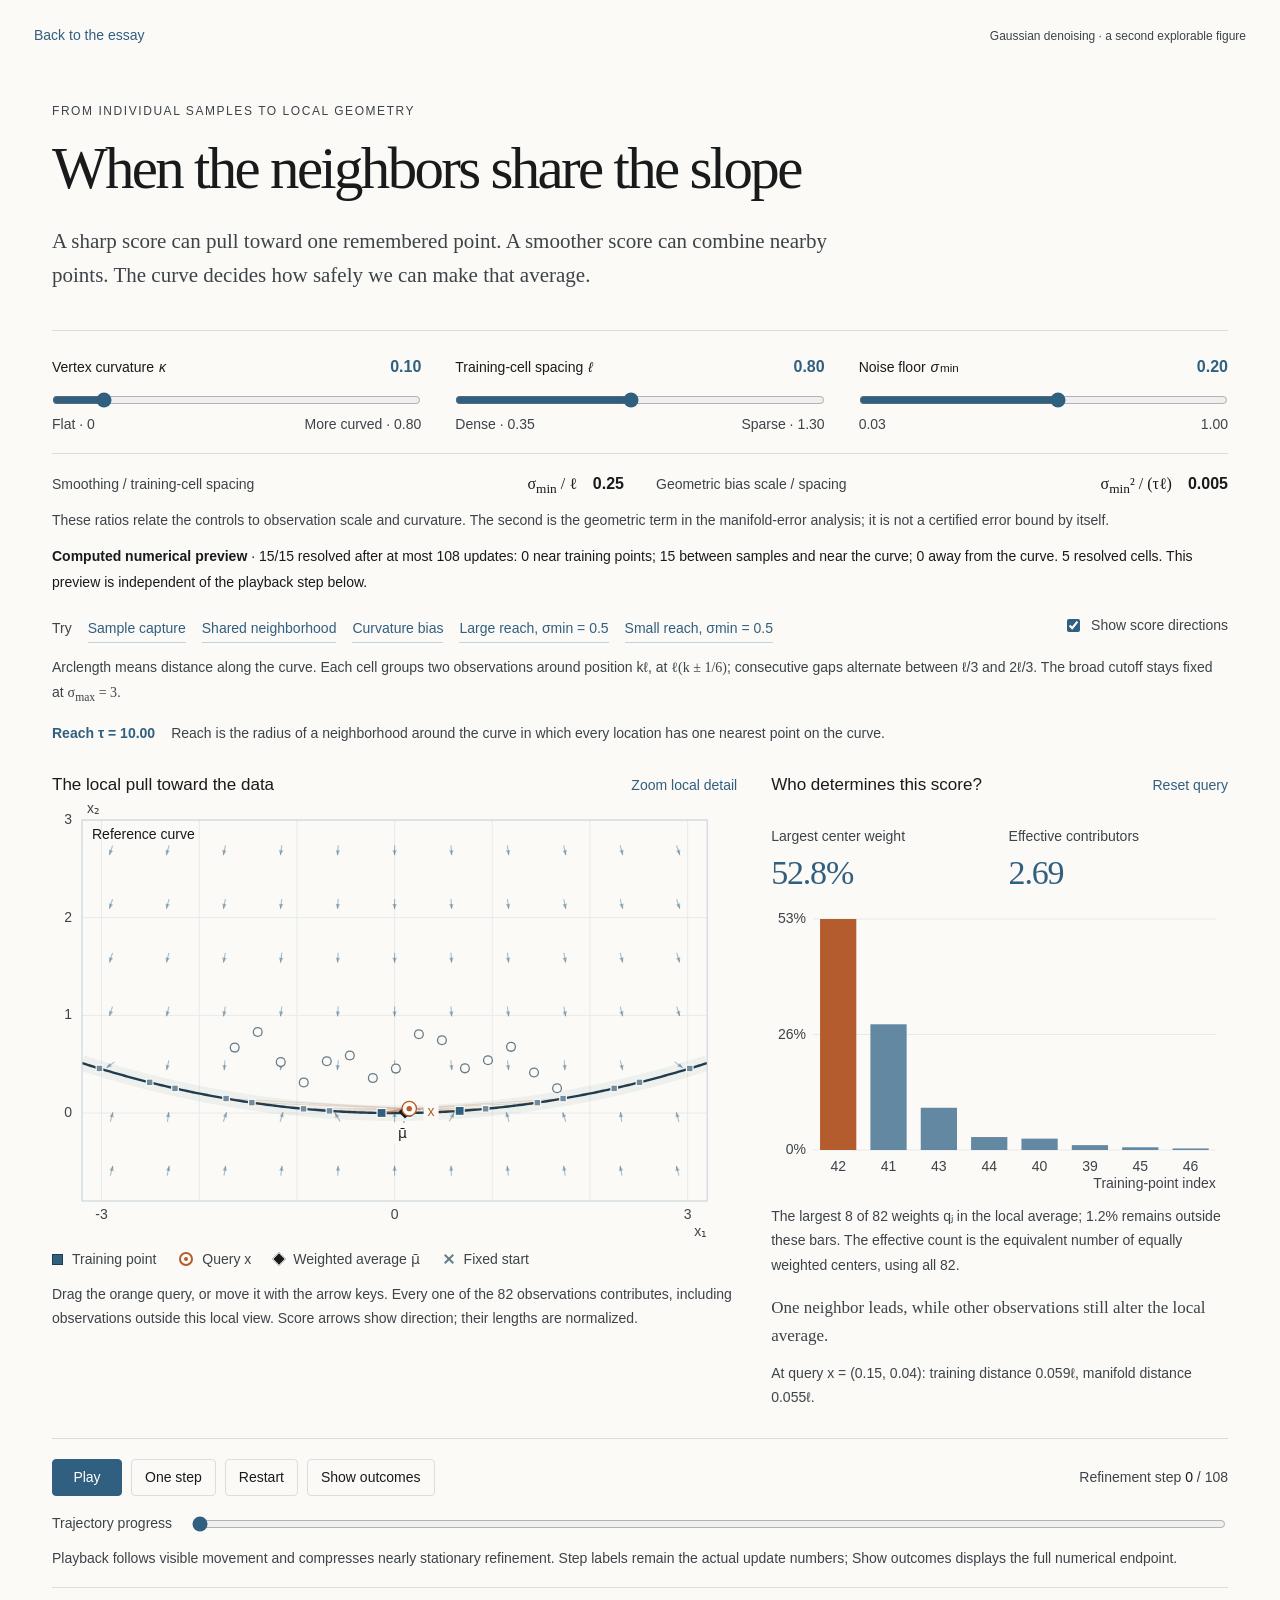
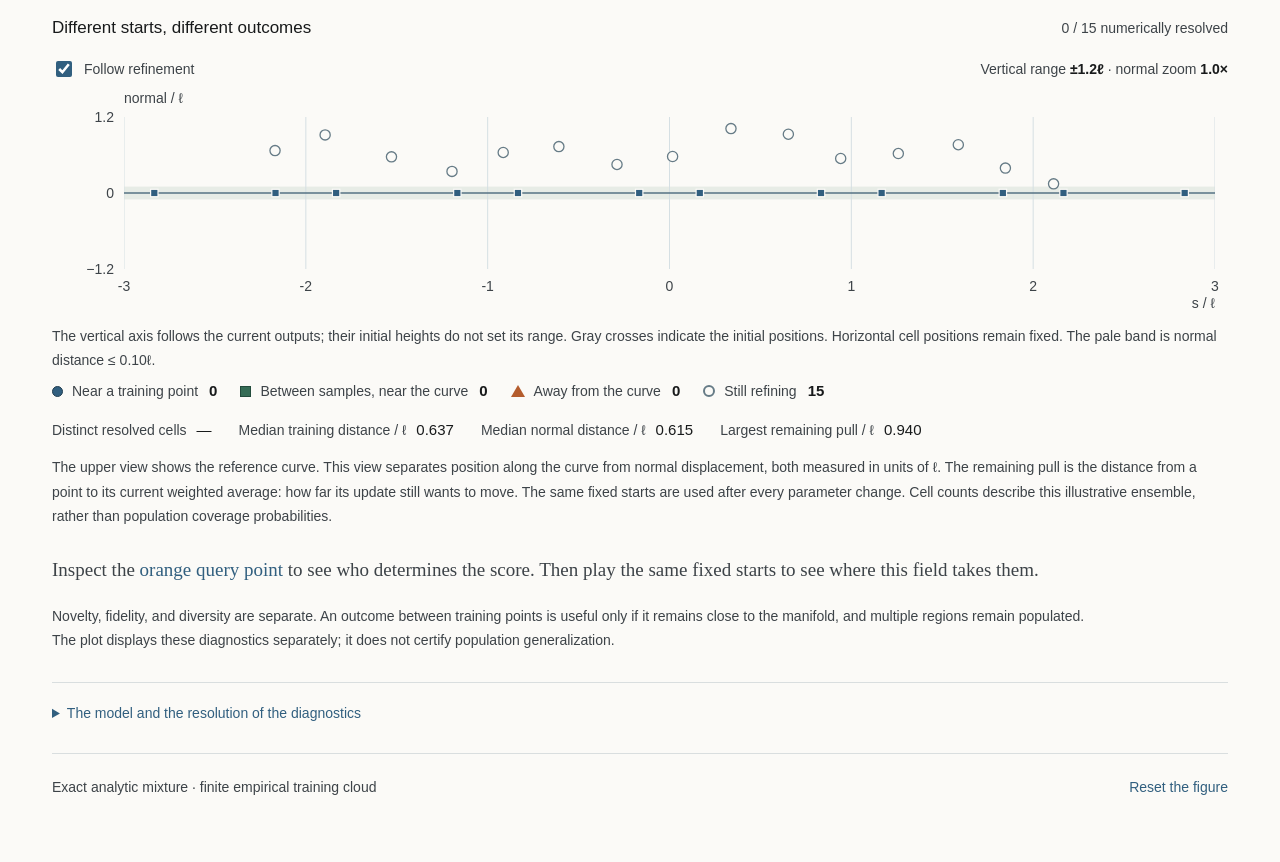
<file: local-manifold.html>
<!doctype html>
<html lang="en">
<head>
  <meta charset="utf-8">
  <meta name="viewport" content="width=device-width,initial-scale=1">
  <meta name="description" content="Explore how curvature, training-point spacing and a positive noise floor change score sharing and exact empirical-score ascent.">
  <title>Local Geometry and New Generative Outcomes</title>
  <style>
:root{color-scheme:light;--bg:#fbfaf7;--ink:#181a1b;--muted:#3d4348;--rule:#d9dedf;--blue:#416e90;--orange:#c77849;--green:#557b6e;--gray:#8c979b;--soft:#edf1f2;--font:Georgia,'Times New Roman',serif}
*{box-sizing:border-box}body{margin:0;background:var(--bg);color:var(--ink);font:17px/1.65 var(--font)}a{color:var(--blue);text-underline-offset:4px}button,input{font:inherit}button{font-family:'Segoe UI',Arial,sans-serif;cursor:pointer}button:focus-visible,a:focus-visible,input:focus-visible,summary:focus-visible,canvas:focus-visible{outline:3px solid var(--orange);outline-offset:4px}.page-header{max-width:1280px;margin:auto;padding:25px 34px 0;display:flex;justify-content:space-between;gap:25px;align-items:center;font:12px/1.5 'Segoe UI',Arial,sans-serif;color:var(--muted)}.page-header a{text-decoration:none;font-size:14px}main{max-width:1240px;margin:56px auto 60px;padding:0 32px}.opening{max-width:880px}.eyebrow{font:12px/1.5 'Segoe UI',Arial,sans-serif;letter-spacing:.13em;text-transform:uppercase;color:var(--muted);margin:0 0 16px}h1{font:500 clamp(40px,4.6vw,62px)/1.12 var(--font);letter-spacing:-.045em;margin:0 0 23px}.dek{font-size:21px;line-height:1.6;color:#3d4348;max-width:810px;margin:0 0 38px}.controls{display:grid;grid-template-columns:repeat(3,1fr);gap:34px;border-top:1px solid var(--rule);border-bottom:1px solid var(--rule);padding:24px 0 18px;font:14px/1.5 'Segoe UI',Arial,sans-serif}.controls label>span:first-child{display:flex;gap:5px;align-items:baseline;margin-bottom:13px}.controls output{margin-left:auto;font-size:16px;font-variant-numeric:tabular-nums;color:var(--blue);font-weight:600}.controls sub{margin-left:-4px}.controls input{display:block;width:100%;accent-color:var(--blue);cursor:pointer;margin:0}.range-ends{display:flex;justify-content:space-between;margin-top:6px;color:var(--muted);font-size:12px}.scene-tools{display:flex;justify-content:space-between;align-items:center;gap:18px;margin:20px 0 12px;font:14px/1.5 'Segoe UI',Arial,sans-serif}.presets{display:flex;gap:16px;align-items:center;flex-wrap:wrap}.presets>span{color:var(--muted);font-size:13px}.presets button{border:0;border-bottom:1px solid #c4d1da;background:none;padding:3px 0;color:var(--blue);font-size:14px}.field-toggle{display:flex;gap:8px;align-items:center;color:var(--muted);font-size:13px}.field-toggle input{accent-color:var(--blue)}.parameter-note{font:13px/1.65 'Segoe UI',Arial,sans-serif;color:var(--muted);margin:0 0 29px}.formula{font-family:'Cambria Math',Georgia,serif}.main-scene{display:grid;grid-template-columns:1.5fr 1fr;gap:34px;align-items:start}.plot-panel{min-width:0}.plot-heading{display:flex;justify-content:space-between;align-items:baseline;gap:16px;min-height:27px}.plot-heading h2{font:500 17px/1.45 'Segoe UI',Arial,sans-serif;margin:0}.plot-heading>span{font:12px/1.5 'Segoe UI',Arial,sans-serif;color:var(--muted)}.plot-heading button{font-size:12px;padding:0;background:none;border:0;color:var(--blue);white-space:nowrap}canvas{display:block;width:100%;touch-action:none}#geometry-canvas{height:480px;cursor:crosshair}#weights-canvas{height:295px}.legend{display:flex;flex-wrap:wrap;gap:11px 22px;font:12px/1.5 'Segoe UI',Arial,sans-serif;color:var(--muted);margin-top:8px}.legend span,.outcome-counts span{display:flex;align-items:center;gap:7px}.dot{display:inline-block;width:7px;height:7px;border-radius:50%;flex-shrink:0}.blue{background:var(--blue)}.orange{background:var(--orange)}.green{background:var(--green)}.gray{background:var(--gray)}.diamond{display:inline-block;width:7px;height:7px;transform:rotate(45deg);background:var(--ink)}.plot-note{font:12px/1.65 'Segoe UI',Arial,sans-serif;color:var(--muted);margin:12px 0 0}.probe-metrics{display:grid;grid-template-columns:1fr 1fr;gap:18px;margin:26px 0 3px;font:13px/1.5 'Segoe UI',Arial,sans-serif;color:var(--muted)}.probe-metrics span{display:block;margin-bottom:6px}.probe-metrics strong{display:block;font:500 34px/1.2 var(--font);letter-spacing:-.035em;color:var(--blue);font-variant-numeric:tabular-nums}.probe-reading{font-size:17px;line-height:1.65;color:#3d4348;margin:17px 0 12px}.probe-location{font:12px/1.7 'Segoe UI',Arial,sans-serif;color:var(--muted);margin:0}.playback{border-top:1px solid var(--rule);border-bottom:1px solid var(--rule);margin-top:28px;padding:20px 0 16px;font:14px/1.5 'Segoe UI',Arial,sans-serif}.playback-top{display:flex;justify-content:space-between;align-items:center;gap:20px}.transport{display:flex;gap:9px;flex-wrap:wrap}.transport button{border:1px solid var(--rule);background:none;border-radius:4px;padding:7px 13px;font-size:14px;color:var(--ink)}.transport #play-button{background:var(--blue);border-color:var(--blue);color:white;min-width:70px}.step-label{white-space:nowrap;color:var(--muted);font-size:13px}.step-label output{color:var(--ink);font-variant-numeric:tabular-nums}.scrubber{display:flex;gap:18px;align-items:center;margin-top:17px;color:var(--muted);font-size:13px}.scrubber input{accent-color:var(--blue);flex:1;min-width:0;cursor:pointer}.outcomes-panel{margin-top:28px}#outcomes-canvas{height:195px}.outcome-counts{display:flex;flex-wrap:wrap;gap:12px 24px;font:13px/1.5 'Segoe UI',Arial,sans-serif;color:var(--muted);margin-top:7px}.outcome-counts strong{font-weight:600;color:var(--ink);margin-left:2px;font-variant-numeric:tabular-nums}.ensemble-metrics{display:flex;gap:12px 27px;flex-wrap:wrap;margin-top:16px;font:12px/1.65 'Segoe UI',Arial,sans-serif;color:var(--muted)}.ensemble-metrics strong{font-size:14px;font-weight:500;color:var(--ink);margin-left:6px;font-variant-numeric:tabular-nums}.main-reading{font-size:19px;line-height:1.7;color:#3d4348;margin:25px 0 18px}.main-reading strong{font-weight:500;color:var(--blue)}.scope-note{font:13px/1.75 'Segoe UI',Arial,sans-serif;color:var(--muted);margin:0;max-width:1040px}.scope-note strong{font-weight:500;color:#3d4348}.technical-note{font:14px/1.8 'Segoe UI',Arial,sans-serif;color:#3d4348;margin-top:29px;border-top:1px solid var(--rule);padding-top:18px}.technical-note summary{color:var(--blue);cursor:pointer}.technical-note>div{max-width:1000px;padding-top:14px}.technical-note p{margin:0 0 15px}.technical-note .formula{font-size:16px;color:var(--ink)}.figure-footer{border-top:1px solid var(--rule);margin-top:27px;padding-top:19px;display:flex;align-items:center;justify-content:space-between;gap:20px;font:12px/1.6 'Segoe UI',Arial,sans-serif;color:var(--muted)}.figure-footer button{background:none;border:0;color:var(--blue);font-size:13px;padding:3px 0}
body[data-embedded=true] .page-header{display:none}body[data-embedded=true] main{margin:28px auto 20px;padding:0 22px}body[data-embedded=true] .eyebrow{display:none}body[data-embedded=true] h1{font-size:43px}body[data-embedded=true] .dek{font-size:18px;margin-bottom:28px}
@media(max-width:900px){main{padding:0 26px}.controls{gap:23px}.main-scene{gap:23px;grid-template-columns:1.25fr 1fr}.plot-heading{display:block;min-height:50px}.plot-heading>span{display:block;margin-top:4px}.plot-heading button{margin-top:6px}#geometry-canvas{height:430px}.scene-tools{align-items:flex-start}.probe-metrics{gap:10px}.probe-metrics span{font-size:12px}.probe-metrics strong{font-size:30px}.playback-top{align-items:flex-start}}
@media(max-width:660px){body{font-size:16px}.page-header{padding:19px 20px 0;font-size:12px}.page-header>span{max-width:150px;text-align:right}.page-header a{font-size:13px}main{margin-top:35px;padding:0 20px}h1{font-size:42px}.dek{font-size:18px;line-height:1.65;margin-bottom:29px}.controls{grid-template-columns:1fr;gap:23px}.controls output{font-size:16px}.controls label>span:first-child{margin-bottom:11px;font-size:14px}.scene-tools{display:block}.presets{gap:9px 17px}.presets>span{display:none}.presets button{font-size:14px}.field-toggle{margin:17px 0 0;font-size:14px}.parameter-note{font-size:12px;line-height:1.75;margin-bottom:26px}.main-scene{grid-template-columns:1fr;gap:32px}.plot-heading{display:flex;min-height:27px;align-items:baseline}.plot-heading h2{font-size:16px}.plot-heading>span{font-size:12px;text-align:right;margin:0}.plot-heading button{font-size:13px;margin:0}#geometry-canvas{height:265px}#weights-canvas{height:260px}.legend{gap:10px 17px;font-size:12px}.probe-metrics{margin-top:22px;gap:25px}.probe-metrics span{font-size:13px}.probe-metrics strong{font-size:33px}.probe-reading{font-size:17px}.playback-top{display:block}.step-label{display:block;margin-top:15px}.transport{gap:8px}.transport button{padding:7px 11px;font-size:14px}.scrubber{font-size:12px;gap:12px}.outcomes-panel .plot-heading{display:block}.outcomes-panel .plot-heading>span{display:block;text-align:left;margin-top:7px}#outcomes-canvas{height:210px}.outcome-counts{gap:12px 20px;font-size:13px}.ensemble-metrics{font-size:12px;gap:8px 20px}.main-reading{font-size:18px}.scope-note{font-size:12px}.technical-note{font-size:13px}.technical-note .formula{font-size:15px}.figure-footer{font-size:12px;align-items:flex-start}.figure-footer>span{max-width:210px}.figure-footer button{font-size:13px;white-space:nowrap}body[data-embedded=true] h1{font-size:35px}}
:root{--muted:#3d4348;--ink:#181a1b;--blue:#315f7f;--orange:#b45c2d;--green:#356c55;--gray:#667b86}
.scene-tools{align-items:flex-start;flex-wrap:wrap}.presets{flex:1 1 650px}.field-toggle{flex:0 0 auto;font-size:14px}.presets>span{font-size:14px}.range-ends{font-size:14px}.parameter-note{font-size:14px;line-height:1.75;margin-bottom:12px}.reach-note{display:flex;flex-wrap:wrap;gap:5px 16px;font:14px/1.75 'Segoe UI',Arial,sans-serif;color:var(--muted);margin:0 0 28px}.reach-note strong{font-weight:600;color:var(--blue)}.reach-note span{max-width:850px}
.plot-heading>span,.plot-heading button,.plot-note,.legend,.probe-metrics span,.probe-location,.step-label,.scrubber,.outcome-counts,.ensemble-metrics,.scope-note,.technical-note,.figure-footer,.figure-footer button{font-size:14px}.plot-note{line-height:1.75}.legend,.outcome-counts{color:#3d4348;gap:13px 23px}.legend span,.outcome-counts span{gap:9px}.legend .diamond{width:10px;height:10px;background:var(--ink);border:1px solid var(--bg)}
.training-symbol{width:11px;height:11px;background:var(--blue);border:1px solid #203d50;display:inline-block;flex-shrink:0}.query-symbol{width:14px;height:14px;display:inline-block;flex-shrink:0;position:relative;border:2px solid var(--orange);border-radius:50%;background:var(--bg)}.query-symbol:after{content:'';position:absolute;left:3px;top:3px;width:4px;height:4px;border-radius:50%;background:var(--orange)}.outcome-symbol{display:inline-block;flex-shrink:0}.capture-symbol{width:11px;height:11px;background:var(--blue);border:1px solid #203d50;border-radius:50%}.between-symbol{width:11px;height:11px;background:var(--green);border:1px solid #234b3c}.away-symbol{width:0;height:0;border-left:7px solid transparent;border-right:7px solid transparent;border-bottom:12px solid var(--orange)}.refining-symbol{width:12px;height:12px;border-radius:50%;background:var(--bg);border:2px solid var(--gray)}
.normal-zoom-controls{display:flex;flex-wrap:wrap;justify-content:space-between;align-items:center;gap:8px 20px;font:14px/1.6 'Segoe UI',Arial,sans-serif;color:var(--muted);margin:15px 0 7px}.normal-zoom-controls label{display:flex;gap:9px;align-items:center;cursor:pointer}.normal-zoom-controls input{accent-color:var(--blue);width:16px;height:16px}.normal-zoom-controls strong{color:var(--ink);font-weight:600;font-variant-numeric:tabular-nums}#outcomes-canvas{height:225px}.outcome-counts strong{font-size:15px}.ensemble-metrics strong{font-size:15px}
@media(max-width:660px){.scene-tools{display:block}.range-ends,.parameter-note,.reach-note,.plot-heading>span,.plot-heading button,.plot-note,.legend,.probe-metrics span,.probe-location,.step-label,.scrubber,.outcome-counts,.ensemble-metrics,.scope-note,.technical-note,.figure-footer,.figure-footer button{font-size:14px}.normal-zoom-controls{display:block}.normal-zoom-controls>span{display:block;margin-top:9px}#outcomes-canvas{height:240px}.legend,.outcome-counts{gap:13px 20px}.figure-footer>span{max-width:200px}.field-toggle{margin-top:18px}}

.initial-symbol{display:inline-block;width:12px;height:12px;position:relative;flex-shrink:0}.initial-symbol:before,.initial-symbol:after{content:"";position:absolute;left:5px;top:0;width:2px;height:12px;background:#627c8b}.initial-symbol:before{transform:rotate(45deg)}.initial-symbol:after{transform:rotate(-45deg)}
.theory-feedback{display:grid;grid-template-columns:1fr 1fr;gap:12px 32px;margin:17px 0 0;font:14px/1.6 'Segoe UI',Arial,sans-serif;color:var(--muted)}.theory-feedback p{display:flex;justify-content:space-between;gap:10px;align-items:baseline;flex-wrap:wrap;margin:0}.theory-expression{white-space:nowrap;color:var(--ink);font-family:'Cambria Math',Georgia,serif;font-size:16px}.theory-expression strong{font:600 16px/1.6 'Segoe UI',Arial,sans-serif;margin-left:12px;font-variant-numeric:tabular-nums}.theory-scale-note{font:14px/1.7 'Segoe UI',Arial,sans-serif;color:var(--muted);margin:9px 0 0}.computed-preview{font:14px/1.8 'Segoe UI',Arial,sans-serif;color:var(--ink);margin:12px 0 0}.computed-preview strong{font-weight:600}.parameter-feedback{font:14px/1.75 'Segoe UI',Arial,sans-serif;color:#3d4348;margin:8px 0 0}.parameter-feedback[hidden]{display:none}
@media(max-width:660px){.theory-feedback{grid-template-columns:1fr;gap:9px}.theory-feedback p{gap:8px}.computed-preview,.theory-scale-note,.parameter-feedback{font-size:14px}.theory-expression{font-size:16px}}

</style>
</head>
<body>
  <header class="page-header"><a href="index.html#9-local-geometry-decides-how-much-smoothing-is-safe">Back to the essay</a><span>Gaussian denoising · a second explorable figure</span></header>
  <main>
    <div class="opening"><p class="eyebrow">From individual samples to local geometry</p><h1>When the neighbors share the slope</h1><p class="dek">A sharp score can pull toward one remembered point. A smoother score can combine nearby points. The curve decides how safely we can make that average.</p></div>
    <div class="controls" aria-label="Geometry and smoothing parameters">
      <label for="curvature"><span>Vertex curvature <i>κ</i><output id="curvature-value">0.10</output></span><input id="curvature" type="range" min="0" max="0.80" step="0.01" value="0.10"><span class="range-ends"><span>Flat · 0</span><span>More curved · 0.80</span></span></label>
      <label for="spacing"><span>Training-cell spacing <i>ℓ</i><output id="spacing-value">0.80</output></span><input id="spacing" type="range" min="0.35" max="1.30" step="0.01" value="0.80"><span class="range-ends"><span>Dense · 0.35</span><span>Sparse · 1.30</span></span></label>
      <label for="noise-floor"><span>Noise floor <i>σ</i><sub>min</sub><output id="noise-floor-value">0.20</output></span><input id="noise-floor" type="range" min="0" max="1000" step="1" value="541"><span class="range-ends"><span>0.03</span><span>1.00</span></span></label>
    </div>
    <div class="theory-feedback" aria-label="Theory scales at the current settings">
      <p><span>Smoothing / training-cell spacing</span><span class="theory-expression">σ<sub>min</sub> / ℓ <strong id="smoothing-ratio">0.25</strong></span></p>
      <p><span>Geometric bias scale / spacing</span><span class="theory-expression">σ<sub>min</sub>² / (τℓ) <strong id="curvature-ratio">0.005</strong></span></p>
    </div>
    <p class="theory-scale-note">These ratios relate the controls to observation scale and curvature. The second is the geometric term in the manifold-error analysis; it is not a certified error bound by itself.</p>
    <p class="computed-preview" id="computed-preview" aria-live="polite"></p>
    <p class="parameter-feedback" id="parameter-feedback" aria-live="polite" hidden></p>
    <div class="scene-tools"><div class="presets"><span>Try</span><button type="button" data-preset="capture">Sample capture</button><button type="button" data-preset="shared">Shared neighborhood</button><button type="button" data-preset="bias">Curvature bias</button><button type="button" data-preset="positiveFloor">Large reach, σmin = 0.5</button><button type="button" data-preset="curvedFloor">Small reach, σmin = 0.5</button></div><label class="field-toggle"><input id="show-field" type="checkbox" checked> Show score directions</label></div>
    <p class="parameter-note">Arclength means distance along the curve. Each cell groups two observations around position kℓ, at <span class="formula">ℓ(k ± 1/6)</span>; consecutive gaps alternate between ℓ/3 and 2ℓ/3. The broad cutoff stays fixed at <span class="formula">σ<sub>max</sub> = 3</span>.</p>
    <p class="reach-note"><strong id="reach-value">Reach τ = 10</strong><span>Reach is the radius of a neighborhood around the curve in which every location has one nearest point on the curve.</span></p>
    <div class="main-scene">
      <section class="plot-panel geometry-panel"><div class="plot-heading"><h2>The local pull toward the data</h2><button type="button" id="zoom-button">Zoom local detail</button></div><canvas id="geometry-canvas" tabindex="0" role="img" aria-label="Local reference manifold, paired training points, weighted score contributions, query point and ascent trajectories. Drag or click to move the query; arrow keys move it in small increments."></canvas><div class="legend"><span><i class="training-symbol"></i>Training point</span><span><i class="query-symbol"></i>Query x</span><span><i class="diamond"></i>Weighted average μ̄</span><span><i class="initial-symbol"></i>Fixed start</span></div><p class="plot-note">Drag the orange query, or move it with the arrow keys. Every one of the 82 observations contributes, including observations outside this local view. Score arrows show direction; their lengths are normalized.</p></section>
      <section class="plot-panel weights-panel"><div class="plot-heading"><h2>Who determines this score?</h2><button type="button" id="reset-probe">Reset query</button></div><div class="probe-metrics"><div><span>Largest center weight</span><strong id="top-share">—</strong></div><div><span>Effective contributors</span><strong id="effective-count">—</strong></div></div><canvas id="weights-canvas" role="img" aria-label="Largest precision-normalized training-point weights in the local average at the query point"></canvas><p class="plot-note" id="weights-note"></p><p class="probe-reading" id="probe-reading" aria-live="polite"></p><p class="probe-location" id="probe-location"></p></section>
    </div>
    <div class="playback">
      <div class="playback-top"><div class="transport"><button type="button" id="play-button" aria-pressed="false">Play</button><button type="button" id="step-button">One step</button><button type="button" id="restart-button">Restart</button><button type="button" id="outcomes-button">Show outcomes</button></div><span class="step-label">Refinement step <output id="iteration-value">0</output> / <span id="iteration-max">1200</span></span></div>
      <label class="scrubber" for="iteration">Trajectory progress<input id="iteration" type="range" min="0" max="1200" value="0" step="1"></label>
      <p class="plot-note">Playback follows visible movement and compresses nearly stationary refinement. Step labels remain the actual update numbers; Show outcomes displays the full numerical endpoint.</p>
    </div>
    <section class="outcomes-panel"><div class="plot-heading"><h2>Different starts, different outcomes</h2><span id="resolved-label">Refining the fixed starts</span></div><div class="normal-zoom-controls"><label for="follow-refinement"><input id="follow-refinement" type="checkbox" checked> Follow refinement</label><span>Vertical range <strong id="normal-range">—</strong> · normal zoom <strong id="normal-zoom">1×</strong></span></div><canvas id="outcomes-canvas" role="img" aria-label="Current locations from all fixed starting points, by arclength cell and normal distance from the manifold. The normal axis can zoom as refinement proceeds; axis range and zoom are displayed explicitly."></canvas><p class="plot-note" id="normal-zoom-note"></p><div class="outcome-counts" aria-live="polite"><span><i class="outcome-symbol capture-symbol"></i>Near a training point <strong id="capture-count">0</strong></span><span><i class="outcome-symbol between-symbol"></i>Between samples, near the curve <strong id="between-count">0</strong></span><span><i class="outcome-symbol away-symbol"></i>Away from the curve <strong id="away-count">0</strong></span><span><i class="outcome-symbol refining-symbol"></i>Still refining <strong id="refining-count">15</strong></span></div><div class="ensemble-metrics"><span>Distinct resolved cells <strong id="distinct-cells">—</strong></span><span>Median training distance / ℓ <strong id="training-distance">—</strong></span><span>Median normal distance / ℓ <strong id="manifold-distance">—</strong></span><span>Largest remaining pull / ℓ <strong id="maximum-residual">—</strong></span></div><p class="plot-note">The upper view shows the reference curve. This view separates position along the curve from normal displacement, both measured in units of ℓ. The remaining pull is the distance from a point to its current weighted average: how far its update still wants to move. The same fixed starts are used after every parameter change. Cell counts describe this illustrative ensemble, rather than population coverage probabilities.</p></section>
    <p class="main-reading" id="main-reading" aria-live="polite"></p>
    <p class="scope-note"><strong>Novelty, fidelity, and diversity are separate.</strong> An outcome between training points is useful only if it remains close to the manifold, and multiple regions remain populated. The plot displays these diagnostics separately; it does not certify population generalization.</p>
    <details class="technical-note"><summary>The model and the resolution of the diagnostics</summary><div><p>The reference curve is the parabola <span class="formula">μ(u) = (u, κu²/2)</span>. The control κ is its curvature at the vertex. Away from the vertex its curvature is <span class="formula">κ/(1 + κ²u²)<sup>3/2</sup></span>. At κ = 0 the curve is flat, an affine line. Training pairs are placed at equal arclength-cell spacing, so the spacing control retains its geometric meaning as the curve bends. Reach is the radius of a neighborhood in which each location has a unique nearest point on the curve; it describes the geometric room available for local averaging.</p><p>The manifold analysis bounds the endpoint tube radius by <span class="formula">ε₀ = C<sub>loc</sub> mσ<sub>min</sub>² / (2τ)</span> under its posterior-localization, contraction, and landscape assumptions. Thus the second live ratio is only the geometric factor in <span class="formula">ε₀ / ℓ = (C<sub>loc</sub>m/2) · σ<sub>min</sub>²/(τℓ)</span>. The local constant and theorem assumptions have not been certified by these sliders; a small ratio alone supplies no guarantee. The numerical preview instead reports the trajectories actually computed for this finite cloud.</p><p>We evaluate the exact <span class="formula">σ²</span>-weighted Gaussian mixture in three ambient dimensions, with 32 logarithmically spaced scales and <span class="formula">σ<sub>max</sub> = 3</span>. The plot and starts lie in the invariant plane <span class="formula">x₃ = 0</span>. These illustrative initializations are not samples from the full three-dimensional Gaussian initialization used in distributional theorems.</p><p>The displayed contributions are the <strong>drift weights</strong> <span class="formula">q<sub>j</sub>(x) = ∑<sub>i</sub> w̃<sub>ij</sub>(x)</span>, with <span class="formula">w̃<sub>ij</sub> ∝ 𝒩<sub>3</sub>(x; μ<sub>j</sub>, σ<sub>i</sub>²I)</span>. They satisfy <span class="formula">s(x) = β(x)(∑<sub>j</sub> q<sub>j</sub>(x)μ<sub>j</sub> − x)</span>. Effective contributors are <span class="formula">N<sub>eff</sub> = 1/∑<sub>j</sub>q<sub>j</sub>²</span>; all weights enter this statistic.</p><p>Ascent uses the normalized update <span class="formula">x ← x + 0.35(μ̄(x) − x)</span>, until the barycentric residual is at most 10<sup>−6</sup>ℓ or 1200 updates are reached. The update has an exact-mixture ascent guarantee; it is not a time-dependent diffusion sampler. Moving the query inspects the score without changing the ensemble starts.</p><p>For a resolved numerical outcome, <strong>near a training point</strong> means training distance &lt; ℓ/12. Otherwise <strong>between samples, near the curve</strong> means normal distance ≤ ℓ/10. A larger normal distance is marked <strong>away from the curve</strong>. Unresolved trajectories remain <strong>still refining</strong>. These thresholds are visible-resolution proxies, not definitions or proofs of exact memorization or generalization. A finite empirical model can still send trajectories to isolated destinations; outputs between training observations do not by themselves recover a continuous population. More curvature can increase the normal bias of an average; larger reach gives more room for smoothing under the paper's other assumptions.</p><p id="model-details"></p></div></details>
    <footer class="figure-footer"><span>Exact analytic mixture · finite empirical training cloud</span><button type="button" id="reset-button">Reset the figure</button></footer>
  </main>
  <script>
/* Exact Gaussian-mixture mathematics for the interactive research essay.
 * No dependencies; safe to load from file:// and in a browser worker.
 *
 * API (window.GaussianLandscapeMath, or require(...) in Node):
 *   prepare({d=2,sigmaMin=.22,sigmaMax=1.3,nScales=32,centers=[[0,0]],sigmas?})
 *     -> immutable cached configuration. Explicit sigmas override the schedule.
 *   evaluate(x,y,prepared)
 *     -> {logDensity,score:[sx,sy],beta,barycenter:[mx,my],
 *         centerResponsibilities:[...],isFinite}
 *   step([x,y],prepared,eta,mode='raw'|'normalized')
 *     -> {point,before,after,deltaLogDensity,isFinite}
 *   geometricScales(min,max,n), logGamma(z), radialMass(r,sigma,d),
 *   logRadialMass(r,sigma,d), ambientRelative(r,sigma), shellSummary(sigma,d),
 *   singleCenterStability(prepared), singleCenterRadialMass(r,prepared).
 *
 * The displayed x/y coordinates lie in an invariant two-dimensional slice:
 * all centers and the other d-2 sample coordinates are zero off this plane.
 * Evaluated height is the FULL d-dimensional ambient density on that slice,
 * not a 2D marginal or a radial probability density. The exact target is
 * p_MN=(M sum_i sigma_i^2)^-1 sum_j,i sigma_i^2 N_d(x;mu_j,sigma_i^2 I).
 * No trajectory clipping or monotonicity correction is performed here.
 */
(function attach(root, factory) {
  'use strict';
  const api = factory();
  if (typeof module === 'object' && module.exports) module.exports = api;
  if (root) root.GaussianLandscapeMath = api;
})(typeof globalThis !== 'undefined' ? globalThis : this, function makeAPI() {
  'use strict';
  const LOG_TWO_PI = Math.log(2 * Math.PI);
  const LANCZOS = [
    0.99999999999980993, 676.5203681218851, -1259.1392167224028,
    771.32342877765313, -176.61502916214059, 12.507343278686905,
    -0.13857109526572012, 9.9843695780195716e-6, 1.5056327351493116e-7
  ];

  function finitePositive(value, name) {
    if (!Number.isFinite(value) || value <= 0) throw new RangeError(name + ' must be finite and positive');
    return value;
  }

  function dimension(value) {
    if (!Number.isInteger(value) || value < 2) throw new RangeError('d must be an integer at least 2');
    return value;
  }

  function logGamma(z) {
    finitePositive(z, 'logGamma argument');
    if (z < 0.5) return Math.log(Math.PI) - Math.log(Math.sin(Math.PI * z)) - logGamma(1 - z);
    z -= 1;
    let x = LANCZOS[0];
    for (let i = 1; i < LANCZOS.length; i++) x += LANCZOS[i] / (z + i);
    const t = z + 7.5;
    return 0.5 * LOG_TWO_PI + (z + 0.5) * Math.log(t) - t + Math.log(x);
  }

  function geometricScales(min, max, count) {
    finitePositive(min, 'sigmaMin'); finitePositive(max, 'sigmaMax');
    if (max < min) throw new RangeError('sigmaMax must be at least sigmaMin');
    if (!Number.isInteger(count) || count < 1 || count > 4096) throw new RangeError('nScales must be an integer from 1 to 4096');
    if (count === 1) return [min];
    const width = Math.log(max / min);
    const result = Array.from({length:count}, (_, i) => min * Math.exp(width * i / (count - 1)));
    result[0] = min; result[result.length - 1] = max;
    return result;
  }

  function prepare(input) {
    input = input || {};
    const d = dimension(input.d === undefined ? 2 : input.d);
    const sourceCenters = input.centers === undefined ? [[0, 0]] : input.centers;
    if (!Array.isArray(sourceCenters) || !sourceCenters.length) throw new RangeError('at least one center is required');
    const centers = sourceCenters.map((c) => {
      const x = Array.isArray(c) ? c[0] : c.x;
      const y = Array.isArray(c) ? c[1] : c.y;
      if (!Number.isFinite(x) || !Number.isFinite(y)) throw new RangeError('each center needs finite x and y coordinates');
      return Object.freeze([x, y]);
    });
    const sigmas = input.sigmas === undefined
      ? geometricScales(input.sigmaMin === undefined ? 0.22 : input.sigmaMin,
          input.sigmaMax === undefined ? 1.3 : input.sigmaMax,
          input.nScales === undefined ? 32 : input.nScales)
      : Array.from(input.sigmas);
    if (!sigmas.length) throw new RangeError('at least one noise scale is required');
    sigmas.forEach(s => finitePositive(s, 'sigma'));
    const sumVariance = sigmas.reduce((sum, s) => sum + s * s, 0);
    if (!Number.isFinite(sumVariance)) throw new RangeError('noise variances overflow');
    const invVariances = sigmas.map(s => 1 / (s * s));
    if (invVariances.some(v => !Number.isFinite(v))) throw new RangeError('noise precision overflows');
    return Object.freeze({
      d,
      centers: Object.freeze(centers),
      sigmas: Object.freeze(sigmas),
      sigmaMin: Math.min.apply(null, sigmas),
      sigmaMax: Math.max.apply(null, sigmas),
      nScales: sigmas.length,
      invVariances: Object.freeze(invVariances),
      logCoefficients: Object.freeze(sigmas.map(s => (2 - d) * Math.log(s))),
      logNormalizer: Math.log(centers.length * sumVariance) + 0.5 * d * LOG_TWO_PI,
      sumVariance,
      _gaussianLandscapePrepared: true
    });
  }

  function invalidEvaluation(count) {
    return {logDensity:-Infinity, score:[NaN,NaN], beta:NaN,
      barycenter:[NaN,NaN], centerResponsibilities:Array(count).fill(0), isFinite:false};
  }

  function evaluate(x, y, config) {
    if (!config || !config._gaussianLandscapePrepared) throw new TypeError('evaluate requires a prepare(...) configuration');
    const centers = config.centers, n = centers.length;
    if (!Number.isFinite(x) || !Number.isFinite(y)) return invalidEvaluation(n);
    const distances = new Float64Array(n);
    let maximum = -Infinity;
    for (let j = 0; j < n; j++) {
      const dx = x - centers[j][0], dy = y - centers[j][1];
      const r2 = dx * dx + dy * dy;
      distances[j] = r2;
      for (let i = 0; i < config.nScales; i++) {
        const term = config.logCoefficients[i] - 0.5 * r2 * config.invVariances[i];
        if (term > maximum) maximum = term;
      }
    }
    if (!Number.isFinite(maximum)) return invalidEvaluation(n);
    let sum = 0, precisionSum = 0, baryX = 0, baryY = 0;
    const centerResponsibilities = new Array(n).fill(0);
    for (let j = 0; j < n; j++) {
      let centerMass = 0, centerPrecision = 0;
      for (let i = 0; i < config.nScales; i++) {
        const term = config.logCoefficients[i] - 0.5 * distances[j] * config.invVariances[i];
        const relativeWeight = Math.exp(term - maximum);
        centerMass += relativeWeight;
        centerPrecision += relativeWeight * config.invVariances[i];
      }
      centerResponsibilities[j] = centerMass;
      sum += centerMass;
      precisionSum += centerPrecision;
      baryX += centerPrecision * centers[j][0];
      baryY += centerPrecision * centers[j][1];
    }
    const beta = precisionSum / sum;
    baryX /= precisionSum; baryY /= precisionSum;
    const score = [beta * (baryX - x), beta * (baryY - y)];
    const logDensity = maximum + Math.log(sum) - config.logNormalizer;
    for (let j = 0; j < n; j++) centerResponsibilities[j] /= sum;
    const isFinite = Number.isFinite(logDensity) && Number.isFinite(beta)
      && Number.isFinite(baryX) && Number.isFinite(baryY)
      && Number.isFinite(score[0]) && Number.isFinite(score[1]);
    return {logDensity, score, beta, barycenter:[baryX,baryY], centerResponsibilities, isFinite};
  }

  function step(point, config, eta, mode) {
    if (!Number.isFinite(eta) || eta < 0) throw new RangeError('eta must be finite and nonnegative');
    mode = mode || 'raw';
    if (mode !== 'raw' && mode !== 'normalized') throw new RangeError('mode must be raw or normalized');
    const before = evaluate(point[0], point[1], config);
    const direction = mode === 'normalized'
      ? [before.barycenter[0] - point[0], before.barycenter[1] - point[1]]
      : before.score;
    const next = [point[0] + eta * direction[0], point[1] + eta * direction[1]];
    const after = evaluate(next[0], next[1], config);
    const deltaLogDensity = after.logDensity - before.logDensity;
    return {point:next, before, after, deltaLogDensity,
      isFinite:before.isFinite && after.isFinite && Number.isFinite(deltaLogDensity)};
  }

  function logRadialMass(r, sigma, d) {
    finitePositive(sigma, 'sigma'); dimension(d);
    if (!Number.isFinite(r) || r < 0) return -Infinity;
    if (r === 0) return -Infinity; // d>=2: the radial PDF is zero at the origin.
    return (d - 1) * Math.log(r) - 0.5 * (r / sigma) * (r / sigma)
      - (0.5 * d - 1) * Math.log(2) - logGamma(0.5 * d) - d * Math.log(sigma);
  }

  function radialMass(r, sigma, d) {
    return Math.exp(logRadialMass(r, sigma, d));
  }

  function ambientRelative(r, sigma) {
    finitePositive(sigma, 'sigma');
    if (!Number.isFinite(r) || r < 0) return 0;
    return Math.exp(-0.5 * (r / sigma) * (r / sigma));
  }

  function shellSummary(sigma, d) {
    finitePositive(sigma, 'sigma'); dimension(d);
    const mean = sigma * Math.sqrt(2) * Math.exp(logGamma(0.5 * (d + 1)) - logGamma(0.5 * d));
    const variance = Math.max(0, d * sigma * sigma - mean * mean);
    return {
      d, sigma,
      mode:sigma * Math.sqrt(d - 1), mean,
      radiusApprox:sigma * Math.sqrt(d), standardDeviation:Math.sqrt(variance),
      relativeWidth:Math.sqrt(variance) / mean,
      log2VolumeDoubling:d, effectiveMassDoubling:4,
      log2WeightedDensityDoubling:2 - d
    };
  }

  function singleCenterStability(config) {
    if (config.centers.length !== 1) throw new RangeError('the exact isotropic center threshold requires one center');
    const center = config.centers[0], ev = evaluate(center[0], center[1], config);
    return {betaAtCenter:ev.beta, localRawEulerLimit:2 / ev.beta,
      conservativeRawEulerLimit:2 * config.sigmaMin * config.sigmaMin,
      normalizedEulerLimit:2,
      note:'Strict inequalities; the raw limit is local, at the single-center peak.'};
  }

  function singleCenterRadialMass(r, config) {
    if (config.centers.length !== 1) throw new RangeError('radial symmetry requires one center');
    let result = 0;
    for (const sigma of config.sigmas) result += sigma * sigma * radialMass(r, sigma, config.d);
    return result / config.sumVariance;
  }

  return Object.freeze({prepare, evaluate, step, geometricScales, logGamma,
    logRadialMass, radialMass, ambientRelative, shellSummary,
    singleCenterStability, singleCenterRadialMass});
});

</script>
  <script>
/* Exact finite-mixture mechanics for the local-manifold explorable.
 * Requires GaussianLandscapeMath (../interactive/landscape-math.js).
 * All 82 centers lie on (u, kappa*u*u/2) in an invariant 2D slice of R^3.
 * The reference curve is the whole parabola, not a fitted curve through an
 * output. kappa is its curvature AT THE VERTEX; curvature decreases away.
 * A fixed log-spaced noise grid has sigmaMax=3 by default. The empirical
 * mixture uses sigma^2 weights. Finite numerical outputs are not a theorem
 * of population generalization; tolerances below are explicit diagnostics.
 *
 * prepare({curvature:.1,spacing:.8,sigmaMin:.2,sigmaMax:3,nScales:32,d:3})
 * evaluate(x,y,cfg) -> exact score, beta, barycenter, q/driftWeights,
 *   densityResponsibilities, topShare, effectiveContributors, logDensity.
 * pointAt(s,cfg) -> [x,y] at signed arclength s from the vertex.
 * project([x,y],cfg) -> {point,u,s,distance,signedDistance,normal,tie,curvature}.
 * diagnose(point,cfg,tolerance?) -> distance and contributor diagnostics.
 * simulate(start,cfg,{eta:.35,maxSteps:1200,tolerance:1e-6*spacing}) ->
 *   {points:[{point,logDensity,residual,trainingDistance,normalError,
 *             topShare,effectiveContributors}],endpoint,converged,residual,
 *    updates,minimumLogDensityIncrement,diagnostics,tolerance,eta}.
 */
(function attach(root,factory){
  'use strict';
  const G=typeof module==='object'&&module.exports?require('../interactive/landscape-math.js'):root.GaussianLandscapeMath;
  const api=factory(G);
  if(typeof module==='object'&&module.exports)module.exports=api;
  root.ManifoldMath=api;
})(typeof globalThis!=='undefined'?globalThis:this,function makeAPI(G){
  'use strict';
  if(!G)throw new Error('GaussianLandscapeMath must be loaded first');

  function arcLength(u,kappa){
    if(Math.abs(kappa)<1e-10)return u;
    const v=kappa*u;
    return .5*(u*Math.sqrt(1+v*v)+Math.asinh(v)/kappa);
  }
  function parameterAt(s,kappa){
    if(Math.abs(kappa)<1e-10)return s;
    let u=Math.sign(s)*Math.min(Math.abs(s),Math.sqrt(2*Math.abs(s)/kappa));
    for(let n=0;n<24;n++){
      const residual=arcLength(u,kappa)-s;
      const delta=residual/Math.sqrt(1+kappa*kappa*u*u);
      u-=delta;if(Math.abs(delta)<1e-13*(1+Math.abs(u)))break;
    }
    return u;
  }
  function pointAt(s,cfg){const u=parameterAt(s,cfg.curvature);return [u,.5*cfg.curvature*u*u];}
  function prepare(input){
    input=input||{};
    const curvature=input.curvature===undefined?.1:Number(input.curvature),spacing=input.spacing===undefined?.8:Number(input.spacing);
    if(!Number.isFinite(curvature)||curvature<0||curvature>10)throw new RangeError('curvature must be between 0 and 10');
    if(!Number.isFinite(spacing)||spacing<=0)throw new RangeError('spacing must be positive');
    const halfCount=input.halfCount===undefined?20:input.halfCount;
    if(!Number.isInteger(halfCount)||halfCount<2||halfCount>200)throw new RangeError('halfCount must be an integer from 2 to 200');
    const centers=[],centerMeta=[];
    for(let cell=-halfCount;cell<=halfCount;cell++)for(const side of [-1,1]){
      const s=spacing*(cell+side/6),u=parameterAt(s,curvature);
      centers.push([u,.5*curvature*u*u]);centerMeta.push(Object.freeze({s,u,cell,side}));
    }
    const base=G.prepare({d:input.d===undefined?3:input.d,sigmaMin:input.sigmaMin===undefined?.2:input.sigmaMin,
      sigmaMax:input.sigmaMax===undefined?3:input.sigmaMax,nScales:input.nScales===undefined?32:input.nScales,centers});
    return Object.freeze({...base,curvature,spacing,halfCount,reach:curvature>0?1/curvature:Infinity,
      centerMeta:Object.freeze(centerMeta),_manifoldPrepared:true});
  }
  function invalid(n){return {logDensity:-Infinity,score:[NaN,NaN],beta:NaN,barycenter:[NaN,NaN],q:Array(n).fill(0),driftWeights:Array(n).fill(0),densityResponsibilities:Array(n).fill(0),topShare:NaN,topIndex:-1,effectiveContributors:NaN,isFinite:false};}
  function evaluate(x,y,cfg){
    if(!cfg||!cfg._manifoldPrepared)throw new TypeError('Expected a prepared manifold configuration');
    const centers=cfg.centers,n=centers.length;
    if(!Number.isFinite(x)||!Number.isFinite(y))return invalid(n);
    const distances=new Float64Array(n);let maximum=-Infinity;
    for(let j=0;j<n;j++){
      const dx=x-centers[j][0],dy=y-centers[j][1],r2=dx*dx+dy*dy;distances[j]=r2;
      for(let i=0;i<cfg.nScales;i++)maximum=Math.max(maximum,cfg.logCoefficients[i]-.5*r2*cfg.invVariances[i]);
    }
    if(!Number.isFinite(maximum))return invalid(n);
    const q=new Array(n),densityResponsibilities=new Array(n);let mass=0,precision=0,bx=0,by=0;
    for(let j=0;j<n;j++){
      let mj=0,pj=0;
      for(let i=0;i<cfg.nScales;i++){
        const a=Math.exp(cfg.logCoefficients[i]-.5*distances[j]*cfg.invVariances[i]-maximum);
        mj+=a;pj+=a*cfg.invVariances[i];
      }
      q[j]=pj;densityResponsibilities[j]=mj;mass+=mj;precision+=pj;bx+=pj*centers[j][0];by+=pj*centers[j][1];
    }
    bx/=precision;by/=precision;const beta=precision/mass;let concentration=0,topShare=-Infinity,topIndex=-1;
    for(let j=0;j<n;j++){
      q[j]/=precision;densityResponsibilities[j]/=mass;concentration+=q[j]*q[j];
      if(q[j]>topShare){topShare=q[j];topIndex=j;}
    }
    const score=[beta*(bx-x),beta*(by-y)],logDensity=maximum+Math.log(mass)-cfg.logNormalizer;
    const isFinite=Number.isFinite(logDensity)&&Number.isFinite(beta)&&score.every(Number.isFinite);
    return {logDensity,score,beta,barycenter:[bx,by],q,driftWeights:q,densityResponsibilities,
      centerResponsibilities:densityResponsibilities,topShare,topIndex,effectiveContributors:1/concentration,isFinite};
  }
  function logDensity(x,y,cfg){
    let maximum=-Infinity,sum=0;const terms=[];
    for(const center of cfg.centers){const dx=x-center[0],dy=y-center[1],r2=dx*dx+dy*dy;
      for(let i=0;i<cfg.nScales;i++){const t=cfg.logCoefficients[i]-.5*r2*cfg.invVariances[i];terms.push(t);maximum=Math.max(maximum,t);}}
    for(const t of terms)sum+=Math.exp(t-maximum);
    return maximum+Math.log(sum)-cfg.logNormalizer;
  }
  function cubicRoots(p,q){
    const discriminant=q*q/4+p*p*p/27,scale=1+Math.abs(q*q/4)+Math.abs(p*p*p/27),roots=[];
    if(p<0&&discriminant<=1e-14*scale){
      const r=2*Math.sqrt(-p/3),arg=Math.max(-1,Math.min(1,(3*q/(2*p))*Math.sqrt(-3/p))),theta=Math.acos(arg)/3;
      for(let j=0;j<3;j++)roots.push(r*Math.cos(theta+2*Math.PI*j/3));
    }else{
      const sd=Math.sqrt(Math.max(0,discriminant));roots.push(Math.cbrt(-q/2+sd)+Math.cbrt(-q/2-sd));
    }
    return roots;
  }
  function project(point,cfg){
    const x=point[0],y=point[1],k=cfg.curvature;
    if(!Number.isFinite(x)||!Number.isFinite(y))return {point:[NaN,NaN],u:NaN,s:NaN,distance:Infinity,signedDistance:NaN,normal:[NaN,NaN],tie:false,curvature:NaN};
    if(k<1e-10)return {point:[x,0],u:x,s:x,distance:Math.abs(y),signedDistance:y,normal:[0,1],tie:false,curvature:0};
    // Critical points of squared Euclidean distance solve
    // (k^2/2)u^3 + (1-k*y)u - x = 0. Compare ALL real roots.
    const p=2*(1-k*y)/(k*k),q=-2*x/(k*k),roots=cubicRoots(p,q);
    const candidates=[];
    for(let u of roots){
      for(let n=0;n<5;n++){const f=.5*k*k*u*u*u+(1-k*y)*u-x,df=1-k*y+1.5*k*k*u*u;if(Math.abs(df)<1e-13)break;const du=f/df;u-=du;if(Math.abs(du)<1e-13*(1+Math.abs(u)))break;}
      const yy=.5*k*u*u,d2=(x-u)*(x-u)+(y-yy)*(y-yy);candidates.push({u,yy,d2});
    }
    candidates.sort((a,b)=>a.d2-b.d2||a.u-b.u);const best=candidates[0];
    const tie=candidates.slice(1).some(c=>Math.abs(c.u-best.u)>1e-7&&Math.abs(c.d2-best.d2)<1e-10*(1+best.d2));
    const norm=Math.sqrt(1+k*k*best.u*best.u),normal=[-k*best.u/norm,1/norm];
    return {point:[best.u,best.yy],u:best.u,s:arcLength(best.u,k),distance:Math.sqrt(Math.max(0,best.d2)),
      signedDistance:(x-best.u)*normal[0]+(y-best.yy)*normal[1],normal,tie,curvature:k/Math.pow(1+k*k*best.u*best.u,1.5)};
  }
  function nearestTraining(point,cfg){
    let distance=Infinity,index=-1;
    for(let j=0;j<cfg.centers.length;j++){const c=cfg.centers[j],r=Math.hypot(point[0]-c[0],point[1]-c[1]);if(r<distance){distance=r;index=j;}}
    return {distance,index,point:cfg.centers[index]};
  }
  function diagnose(point,cfg,tolerance){
    const ev=evaluate(...point,cfg),projection=project(point,cfg),training=nearestTraining(point,cfg);
    const residual=Math.hypot(ev.barycenter[0]-point[0],ev.barycenter[1]-point[1]);
    const margin=cfg.spacing/12,manifoldMargin=cfg.spacing/10,tol=tolerance===undefined?1e-6*cfg.spacing:tolerance;
    return {...ev,residual,trainingDistance:training.distance,trainingIndex:training.index,normalError:projection.distance,
      projection,cell:Math.round(projection.s/cfg.spacing),trainingRatio:training.distance/cfg.spacing,
      normalRatio:projection.distance/cfg.spacing,margin,trainingMargin:margin,manifoldMargin,nearTraining:training.distance<margin,
      nearManifold:projection.distance<=manifoldMargin,stationary:residual<=tol,
      diagnostic:'Near training uses distance < ell/12; near the curve uses distance <= ell/10. These are illustrative diagnostics, not memorization or generalization guarantees.'};
  }
  function simulate(start,cfg,options){
    options=options||{};const eta=options.eta===undefined?.35:options.eta,maxSteps=options.maxSteps===undefined?1200:options.maxSteps;
    const tolerance=options.tolerance===undefined?1e-6*cfg.spacing:options.tolerance;
    if(!(eta>0&&eta<2))throw new RangeError('This explorable uses normalized Euler with 0 < eta < 2');
    if(!Number.isInteger(maxSteps)||maxSteps<0||maxSteps>20000)throw new RangeError('maxSteps must be an integer from 0 to 20000');
    let point=start.slice(),ev=evaluate(...point,cfg),residual=Math.hypot(ev.barycenter[0]-point[0],ev.barycenter[1]-point[1]);
    let minimumLogDensityIncrement=Infinity,converged=residual<=tolerance,updates=0;const points=[];
    function record(delta){const proj=project(point,cfg),tr=nearestTraining(point,cfg);points.push({point:point.slice(),logDensity:ev.logDensity,residual,
      delta,trainingDistance:tr.distance,normalError:proj.distance,topShare:ev.topShare,effectiveContributors:ev.effectiveContributors});}
    record(0);
    while(updates<maxSteps&&!converged){
      const next=[point[0]+eta*(ev.barycenter[0]-point[0]),point[1]+eta*(ev.barycenter[1]-point[1])];
      const after=evaluate(...next,cfg),delta=after.logDensity-ev.logDensity;minimumLogDensityIncrement=Math.min(minimumLogDensityIncrement,delta);
      point=next;ev=after;residual=Math.hypot(ev.barycenter[0]-point[0],ev.barycenter[1]-point[1]);updates++;record(delta);
      if(!ev.isFinite)break;converged=residual<=tolerance;
    }
    if(!Number.isFinite(minimumLogDensityIncrement))minimumLogDensityIncrement=0;
    const diagnostics=diagnose(point,cfg,tolerance);
    return {start:start.slice(),points,endpoint:point.slice(),converged,residual,updates,minimumLogDensityIncrement,diagnostics,tolerance,eta};
  }
  const presets=Object.freeze({capture:Object.freeze({curvature:.1,spacing:.8,sigmaMin:.04}),
    shared:Object.freeze({curvature:.1,spacing:.8,sigmaMin:.2}),
    bias:Object.freeze({curvature:.6,spacing:.8,sigmaMin:1}),
    positiveFloor:Object.freeze({curvature:.02,spacing:1.3,sigmaMin:.5}),
    curvedFloor:Object.freeze({curvature:.8,spacing:1.3,sigmaMin:.5})});
  return Object.freeze({prepare,evaluate,logDensity,arcLength,parameterAt,pointAt,project,nearestTraining,diagnose,simulate,presets});
});

</script>
  <script>
(function () {
  'use strict';
  const M=window.ManifoldMath,$=id=>document.getElementById(id);
  const embedded=window.self!==window.top||new URLSearchParams(window.location.search).get('embedded')==='1';
  if(embedded)document.body.dataset.embedded='true';
  const C={bg:'#fbfaf7',ink:'#181a1b',muted:'#3d4348',rule:'#c4d0d5',blue:'#315f7f',orange:'#b45c2d',green:'#356c55',gray:'#667b86'};
  const defaults={curvature:.1,spacing:.8,sigmaMin:.2,iteration:0,probe:[.15,.045],showField:true,detail:false,detailCenter:[.15,.045],followRefinement:true};
  const starts=Array.from({length:15},(_,i)=>[-1.65+i*3.3/14+.013,.55+.19*Math.sin(i*1.7)+.12*Math.cos(i*.7)]);
  const bounds={xmin:-3.2,xmax:3.2,ymin:-.9,ymax:3.0};
  const canvases=['geometry-canvas','weights-canvas','outcomes-canvas'].map($);
  let state={...defaults,probe:defaults.probe.slice()},config,trajectories=[],field=[],pending=false,playing=false,maxIteration=1200,lastHeight=0,probeEvaluation,currentDiagnostics=[];
  let normalAxisRange=null,normalAxisTarget=.01,normalAxisBaseline=1,zoomAnimating=false;
  let previewMetrics=null,parameterComparison=null,parameterFeedback=null;
  let playbackTimer=null,zoomTimer=null,playRequested=false,playbackStart=0,playbackStartMass=0,playbackDuration=4800;
  let playbackMass=[0],visualEndIteration=0,probeCacheKey='',initialProjections=[],finalProjections=[];
  const frameInterval=33;
  function clearPlaybackTimer(){if(playbackTimer!==null){clearTimeout(playbackTimer);playbackTimer=null;}}
  function scheduleZoom(){if(!zoomAnimating||playing||zoomTimer!==null)return;zoomTimer=setTimeout(()=>{zoomTimer=null;drawOutcomes();scheduleZoom();},frameInterval);}
  function buildPlaybackMass(){
    // Time follows actual visible movement, rather than spending equal time
    // on hundreds of nearly stationary numerical refinement steps.
    playbackMass=[0];
    for(let n=1;n<=maxIteration;n++){
      let movement=0;
      for(const t of trajectories){const a=t.points[Math.min(n-1,t.points.length-1)],b=t.points[Math.min(n,t.points.length-1)];
        const world=Math.hypot(b.point[0]-a.point[0],b.point[1]-a.point[1])/state.spacing;
        const normal=Math.abs(b.normalError-a.normalError)/Math.max(.01*state.spacing,a.normalError);
        movement=Math.max(movement,world,.15*normal);}
      playbackMass.push(playbackMass[n-1]+Math.max(1e-8,movement));
    }
    const threshold=.995*playbackMass[maxIteration];visualEndIteration=playbackMass.findIndex(v=>v>=threshold);
    if(visualEndIteration<0)visualEndIteration=maxIteration;
  }
  function iterationAtMass(value){let lo=0,hi=maxIteration;while(lo<hi){const mid=(lo+hi+1)>>1;if(playbackMass[mid]<=value)lo=mid;else hi=mid-1;}return lo;}
  function startPlayback(){
    if(pending){playRequested=true;$('play-button').textContent='Computing…';return;}
    playRequested=false;clearPlaybackTimer();if(zoomTimer!==null){clearTimeout(zoomTimer);zoomTimer=null;}
    if(state.iteration>=maxIteration)state.iteration=0;
    playing=true;
    // A first real update is painted in the click handler, before any timer.
    setIteration(Math.min(maxIteration,state.iteration+1));
    if(state.iteration>=maxIteration){stop();return;}
    playbackStart=performance.now();playbackStartMass=playbackMass[state.iteration];
    playbackDuration=Math.min(4800,Math.max(1800,1800+70*Math.max(0,visualEndIteration-state.iteration)));
    playbackTimer=setTimeout(animate,frameInterval);
  }
  function animate(){
    playbackTimer=null;if(!playing)return;
    const progress=Math.min(1,Math.max(0,(performance.now()-playbackStart)/playbackDuration));
    const mass=playbackStartMass+progress*(playbackMass[maxIteration]-playbackStartMass);
    const next=progress>=1?maxIteration:Math.max(state.iteration,iterationAtMass(mass));
    if(next!==state.iteration)setIteration(next);else if(zoomAnimating)drawOutcomes();
    if(progress>=1){stop();return;}playbackTimer=setTimeout(animate,frameInterval);
  }
  function reportHeight(){if(!embedded)return;const height=Math.ceil(document.body.getBoundingClientRect().height+24);if(Math.abs(height-lastHeight)>1){lastHeight=height;parent.postMessage({type:'manifold-landscape-height',height},'*');}}
  function format(v,n=3){return Number.isFinite(v)?v.toFixed(n):'—';}
  function compact(v){if(!Number.isFinite(v))return '—';return Math.abs(v)<.001&&v!==0?v.toExponential(1):v.toFixed(3);}
  function sliderToSigma(v){return .03*Math.pow(1/.03,v/1000);}
  function sigmaToSlider(v){return Math.round(1000*Math.log(v/.03)/Math.log(1/.03));}
  function median(values){const a=values.filter(Number.isFinite).sort((a,b)=>a-b);if(!a.length)return NaN;const m=Math.floor(a.length/2);return a.length%2?a[m]:(a[m-1]+a[m])/2;}
  function precise(v){return Number.isFinite(v)?Number(v.toPrecision(3)).toString():'—';}
  function tolerance(){return 1e-6*state.spacing;}
  function updateTheoryRatios(){
    $('smoothing-ratio').textContent=precise(state.sigmaMin/state.spacing);
    $('curvature-ratio').textContent=precise(state.sigmaMin*state.sigmaMin*state.curvature/state.spacing);
  }
  function summarizePreview(){
    const end=trajectories.map(t=>infoAt(t,t.points.length-1)),counts={capture:0,between:0,away:0,refining:0},cells=new Set();
    end.forEach(d=>{counts[d.category]++;if(d.resolved&&!d.projection.tie)cells.add(d.cell);});
    return {counts,resolved:end.length-counts.refining,total:end.length,occupiedCells:cells.size,
      maximumResidual:Math.max(...end.map(d=>d.residual)),maximumRelativeResidual:Math.max(...end.map(d=>d.residual))/state.spacing,
      maximumUpdates:Math.max(...trajectories.map(t=>t.updates)),medianNormalError:median(end.map(d=>d.normalError)),
      medianTrainingDistance:median(end.map(d=>d.trainingDistance))};
  }
  function updateComputedFeedback(){
    if(!previewMetrics)return;
    const p=previewMetrics,c=p.counts;
    $('computed-preview').innerHTML='<strong>Computed numerical preview</strong> · '+p.resolved+'/'+p.total+' resolved after at most '+p.maximumUpdates+' updates: '+c.capture+' near training points; '+c.between+' between samples and near the curve; '+c.away+' away from the curve. '+p.occupiedCells+' resolved cells.'+(c.refining?' '+c.refining+' still refining; largest remaining pull / ℓ = '+precise(p.maximumRelativeResidual)+'.':'')+' This preview is independent of the playback step below.';
    $('parameter-feedback').hidden=!parameterFeedback;
    if(parameterFeedback){
      const f=parameterFeedback;
      $('parameter-feedback').textContent='At the same query, largest weight '+format(100*f.beforeTopShare,1)+'% → '+format(100*f.afterTopShare,1)+'%; effective contributors '+format(f.beforeContributors,2)+' → '+format(f.afterContributors,2)+'.'+(f.curvatureChanged?' Median normal distance of the computed outputs: '+precise(f.beforeMedianNormal)+' → '+precise(f.afterMedianNormal)+'.':'');
    }
  }
  function syncControls(){
    $('curvature').value=state.curvature;$('curvature-value').value=format(state.curvature,2);
    $('spacing').value=state.spacing;$('spacing-value').value=format(state.spacing,2);
    $('noise-floor').value=sigmaToSlider(state.sigmaMin);$('noise-floor-value').value=format(state.sigmaMin,2);
    $('iteration').max=maxIteration;$('iteration').value=state.iteration;$('iteration-value').value=state.iteration;$('iteration-max').textContent=maxIteration;
    $('show-field').checked=state.showField;$('play-button').textContent=playing?'Pause':playRequested?'Computing…':'Play';$('play-button').setAttribute('aria-pressed',String(playing));
    $('follow-refinement').checked=state.followRefinement;
    $('zoom-button').textContent=state.detail?'Show the full patch':'Zoom local detail';
    updateTheoryRatios();
  }
  function canvasContext(canvas){
    const box=canvas.getBoundingClientRect();if(box.width<80||box.height<80)return null;
    const dpr=Math.min(3,window.devicePixelRatio||1),w=box.width,h=box.height;
    if(canvas.width!==Math.round(w*dpr)||canvas.height!==Math.round(h*dpr)){canvas.width=Math.round(w*dpr);canvas.height=Math.round(h*dpr);}
    const ctx=canvas.getContext('2d');ctx.setTransform(dpr,0,0,dpr,0,0);ctx.clearRect(0,0,w,h);ctx.fillStyle=C.bg;ctx.fillRect(0,0,w,h);return{ctx,w,h};
  }
  function line(ctx,points,color,width=1,dash){if(points.length<2)return;ctx.beginPath();ctx.moveTo(...points[0]);for(let i=1;i<points.length;i++)ctx.lineTo(...points[i]);ctx.strokeStyle=color;ctx.lineWidth=width;ctx.setLineDash(dash||[]);ctx.stroke();ctx.setLineDash([]);}
  function circle(ctx,p,r,color,stroke){if(!p.every(Number.isFinite)||r<0)return;ctx.beginPath();ctx.arc(p[0],p[1],r,0,2*Math.PI);ctx.fillStyle=color;ctx.fill();if(stroke){ctx.strokeStyle=stroke;ctx.lineWidth=1.3;ctx.stroke();}}
  function diamond(ctx,p,r,color){ctx.beginPath();ctx.moveTo(p[0],p[1]-r);ctx.lineTo(p[0]+r,p[1]);ctx.lineTo(p[0],p[1]+r);ctx.lineTo(p[0]-r,p[1]);ctx.closePath();ctx.fillStyle=color;ctx.fill();}
  function square(ctx,p,r,color,outline=C.bg){ctx.fillStyle=color;ctx.fillRect(p[0]-r,p[1]-r,r*2,r*2);ctx.strokeStyle=outline;ctx.lineWidth=1.2;ctx.strokeRect(p[0]-r,p[1]-r,r*2,r*2);}
  function triangle(ctx,p,r,color,outline=C.bg,direction=1){ctx.beginPath();ctx.moveTo(p[0],p[1]-r*direction);ctx.lineTo(p[0]+r*.95,p[1]+r*.65*direction);ctx.lineTo(p[0]-r*.95,p[1]+r*.65*direction);ctx.closePath();ctx.fillStyle=color;ctx.fill();ctx.strokeStyle=outline;ctx.lineWidth=1.1;ctx.stroke();}
  function initialMarker(ctx,p,r=3.5){line(ctx,[[p[0]-r,p[1]-r],[p[0]+r,p[1]+r]],'#627c8b',1.5);line(ctx,[[p[0]-r,p[1]+r],[p[0]+r,p[1]-r]],'#627c8b',1.5);}
  function outcomeMarker(ctx,p,category,r=4.7){const color=categoryColor(category);if(category==='between')square(ctx,p,r,color);else if(category==='away')triangle(ctx,p,r+1,color);else if(category==='refining')circle(ctx,p,r,C.bg,color);else circle(ctx,p,r,color,C.bg);}
  function text(ctx,value,x,y,color=C.muted,size=14,align='left'){ctx.font=size+'px "Segoe UI",Arial,sans-serif';ctx.textAlign=align;ctx.fillStyle=color;ctx.fillText(value,x,y);}
  function pointLabels(ctx,items,T,obstacles){
    const occupied=[],layouts=[],padding=4;
    ctx.font='14px "Segoe UI",Arial,sans-serif';
    const intersects=(a,b)=>a.x<b.x+b.w&&a.x+a.w>b.x&&a.y<b.y+b.h&&a.y+a.h>b.y;
    for(const item of items){
      const width=Math.ceil(ctx.measureText(item.label).width)+8,height=21,other=items.find(v=>v!==item)?.point??item.point;
      const away=Math.atan2(item.point[1]-other[1],item.point[0]-other[0]);
      let best=null;
      for(const distance of[22,34,48,66])for(const offset of[0,Math.PI/4,-Math.PI/4,Math.PI/2,-Math.PI/2,Math.PI,3*Math.PI/4,-3*Math.PI/4]){
        const angle=away+offset,cx=item.point[0]+distance*Math.cos(angle),cy=item.point[1]+distance*Math.sin(angle);
        const box={x:Math.max(T.left+padding,Math.min(T.left+T.width-width-padding,cx-width/2)),y:Math.max(T.top+padding,Math.min(T.top+T.height-height-padding,cy-height/2)),w:width,h:height};
        const expanded={x:box.x-3,y:box.y-3,w:box.w+6,h:box.h+6};
        const markerHits=obstacles.reduce((n,p)=>n+(intersects(expanded,{x:p[0]-7,y:p[1]-7,w:14,h:14})?1:0),0);
        const labelHits=occupied.reduce((n,b)=>n+(intersects(expanded,b)?1:0),0);
        const cost=markerHits*10000+labelHits*100000+distance+Math.abs(offset)*2;
        if(!best||cost<best.cost)best={...box,cost,item};
      }
      occupied.push(best);layouts.push(best);
    }
    // Leaders and paper-colored callouts keep labels distinct without moving
    // the query, weighted average, or any of the computed training markers.
    for(const box of layouts){const p=box.item.point,c=[box.x+box.w/2,box.y+box.h/2],dx=c[0]-p[0],dy=c[1]-p[1],length=Math.hypot(dx,dy);
      if(length>12)line(ctx,[[p[0]+9*dx/length,p[1]+9*dy/length],c],'#7b8c95',1,[2,3]);
      ctx.fillStyle=C.bg;ctx.fillRect(box.x,box.y,box.w,box.h);text(ctx,box.item.label,box.x+4,box.y+15,box.item.color,14);
    }
  }
  function arrow(ctx,a,b,color,width=1){const len=Math.hypot(b[0]-a[0],b[1]-a[1]);if(len<.8)return;line(ctx,[a,b],color,width);const ux=(b[0]-a[0])/len,uy=(b[1]-a[1])/len,r=5;ctx.beginPath();ctx.moveTo(...b);ctx.lineTo(b[0]-r*ux+r*.45*uy,b[1]-r*uy-r*.45*ux);ctx.lineTo(b[0]-r*ux-r*.45*uy,b[1]-r*uy+r*.45*ux);ctx.closePath();ctx.fillStyle=color;ctx.fill();}
  function activeBounds(){if(!state.detail)return bounds;const x=state.detailCenter[0],y=.5*state.curvature*x*x;return{xmin:x-1.5*state.spacing,xmax:x+1.5*state.spacing,ymin:y-.65*state.spacing,ymax:y+.65*state.spacing};}
  function geometryTransform(w,h){
    const B=activeBounds(),roomW=w-60,roomH=h-53,scale=Math.min(roomW/(B.xmax-B.xmin),roomH/(B.ymax-B.ymin));
    const plotW=scale*(B.xmax-B.xmin),plotH=scale*(B.ymax-B.ymin),left=(w-plotW)/2,top=20;
    return{left,top,width:plotW,height:plotH,scale,xy:p=>[left+(p[0]-B.xmin)*scale,top+(B.ymax-p[1])*scale],world:p=>[B.xmin+(p[0]-left)/scale,B.ymax-(p[1]-top)/scale]};
  }
  function infoAt(t,n){
    const record=t.points[Math.min(n,t.points.length-1)],p=record.point,projection=M.project(p,config),resolved=record.residual<=tolerance()*1.001;
    let category='refining';if(resolved){if(record.trainingDistance<state.spacing/12)category='capture';else if(record.normalError<=state.spacing/10)category='between';else category='away';}
    return{...record,projection,category,resolved,cell:Math.round(projection.s/state.spacing),point:p};
  }
  function categoryColor(category){return category==='capture'?C.blue:category==='between'?C.green:category==='away'?C.orange:C.gray;}
  function drawGeometry(){
    const canvas=$('geometry-canvas'),width=canvas.getBoundingClientRect().width,B=activeBounds();
    if(width>=80){const desired=Math.max(205,Math.min(480,(width-60)*(B.ymax-B.ymin)/(B.xmax-B.xmin)+60));if(Math.abs(canvas.getBoundingClientRect().height-desired)>1)canvas.style.height=desired+'px';}
    const draw=canvasContext(canvas);if(!draw||!config)return;const{ctx,w,h}=draw,T=geometryTransform(w,h),xy=T.xy;
    ctx.save();ctx.beginPath();ctx.rect(T.left,T.top,T.width,T.height);ctx.clip();
    for(const x of [-3,-2,-1,0,1,2,3])line(ctx,[xy([x,B.ymin]),xy([x,B.ymax])],'#e7ebeb');
    for(const y of [0,1,2,3])line(ctx,[xy([B.xmin,y]),xy([B.xmax,y])],'#e7ebeb');
    const curve=[],upper=[],lower=[],tube=state.spacing/10;
    for(let i=0;i<=220;i++){const u=B.xmin+(B.xmax-B.xmin)*i/220,y=.5*state.curvature*u*u,norm=Math.hypot(1,state.curvature*u),nx=-state.curvature*u/norm,ny=1/norm;curve.push(xy([u,y]));upper.push(xy([u+tube*nx,y+tube*ny]));lower.push(xy([u-tube*nx,y-tube*ny]));}
    ctx.beginPath();ctx.moveTo(...upper[0]);upper.slice(1).forEach(p=>ctx.lineTo(...p));lower.reverse().forEach(p=>ctx.lineTo(...p));ctx.closePath();ctx.fillStyle='rgba(85,123,110,.08)';ctx.fill();
    if(state.showField)for(const f of field){const len=Math.hypot(...f.score);if(len>.0001){const p=xy(f.point),l=10;arrow(ctx,[p[0]-f.score[0]/len*l*.4,p[1]+f.score[1]/len*l*.4],[p[0]+f.score[0]/len*l*.6,p[1]-f.score[1]/len*l*.6],'rgba(49,95,127,.40)',1.1);}}
    line(ctx,curve,'#223c4d',2.4);
    for(const t of trajectories){const end=Math.min(state.iteration,t.points.length-1),stride=Math.max(1,Math.floor(end/100)),path=[];for(let i=0;i<=end;i+=stride)path.push(xy(t.points[i].point));if(end%stride)path.push(xy(t.points[end].point));line(ctx,path,'rgba(84,112,128,.48)',1.25);initialMarker(ctx,xy(t.start));}
    for(let j=0;j<config.centers.length;j++){
      const p=config.centers[j],q=probeEvaluation.q[j];if(q>.0015)line(ctx,[xy(state.probe),xy(p)],'rgba(180,92,45,'+Math.min(.90,.22+.68*q/probeEvaluation.topShare)+')',.9+2.4*q/probeEvaluation.topShare);
    }
    for(let j=0;j<config.centers.length;j++){const q=probeEvaluation.q[j];square(ctx,xy(config.centers[j]),q>.03?4.5:3.3,q>.03?C.blue:'#708da0',C.bg);}
    for(const diag of currentDiagnostics)outcomeMarker(ctx,xy(diag.point),diag.category,4.4);
    const p=xy(state.probe),bar=xy(probeEvaluation.barycenter),projection=M.project(state.probe,config);
    line(ctx,[p,xy(projection.point)],'#667d8a',1.4,[3,4]);arrow(ctx,p,bar,C.orange,2.6);diamond(ctx,bar,6.5,C.ink);circle(ctx,p,7.2,C.bg,C.orange);circle(ctx,p,2.7,C.orange);
    const labelObstacles=[p,bar,...config.centers.map(xy),...currentDiagnostics.map(d=>xy(d.point)),...trajectories.map(t=>xy(t.start))];
    const labels=[{label:'x',point:p,color:C.orange},{label:'μ̄',point:bar,color:C.ink}].filter(v=>v.point[0]>=T.left-.01&&v.point[0]<=T.left+T.width+.01&&v.point[1]>=T.top-.01&&v.point[1]<=T.top+T.height+.01);
    pointLabels(ctx,labels,T,labelObstacles);
    ctx.restore();ctx.strokeStyle=C.rule;ctx.lineWidth=1;ctx.strokeRect(T.left,T.top,T.width,T.height);
    const xTicks=state.detail?[B.xmin,(B.xmin+B.xmax)/2,B.xmax]:[-3,0,3],yTicks=state.detail?[B.ymin,(B.ymin+B.ymax)/2,B.ymax]:[0,1,2,3];
    for(const x of xTicks){const p=xy([x,B.ymin]);text(ctx,state.detail?format(x,1):String(x),p[0],p[1]+18,C.muted,14,'center');}
    for(const y of yTicks){const p=xy([B.xmin,y]);text(ctx,state.detail?format(y,1):String(y),p[0]-10,p[1]+4,C.muted,14,'right');}
    text(ctx,'x₁',T.left+T.width,T.top+T.height+35,C.muted,14,'right');text(ctx,'x₂',T.left+5,T.top-7,C.muted,14);
    text(ctx,'Reference curve',T.left+10,T.top+19,C.ink,14);
  }
  function drawWeights(){
    const draw=canvasContext($('weights-canvas'));if(!draw||!probeEvaluation)return;const{ctx,w,h}=draw,indices=probeEvaluation.q.map((q,j)=>({q,j})).sort((a,b)=>b.q-a.q).slice(0,8);
    const left=42,right=w-12,top=22,bottom=h-42,barW=(right-left)/indices.length,max=Math.max(.25,indices[0].q);
    for(const value of [0,max/2,max]){const y=bottom-(bottom-top)*value/max;line(ctx,[[left,y],[right,y]],'#e6eaea');text(ctx,Math.round(value*100)+'%',left-7,y+4,C.muted,14,'right');}
    indices.forEach((v,k)=>{const x=left+k*barW+barW*.14,bw=barW*.72,hh=(bottom-top)*v.q/max;ctx.fillStyle=k===0?C.orange:'#6388a1';ctx.fillRect(x,bottom-hh,bw,hh);text(ctx,String(v.j+1),x+bw/2,bottom+21,C.muted,14,'center');});
    text(ctx,'Training-point index',right,h-4,C.muted,14,'right');
    const shown=indices.reduce((a,v)=>a+v.q,0);$('weights-note').textContent='The largest 8 of 82 weights qⱼ in the local average; '+format(100*(1-shown),1)+'% remains outside these bars. The effective count is the equivalent number of equally weighted centers, using all 82.';
  }
  function drawOutcomes(){
    const draw=canvasContext($('outcomes-canvas'));if(!draw||!config)return;const{ctx,w,h}=draw;
    const initial=initialProjections,final=finalProjections;
    const coords=initial.concat(final).map(p=>p.s/state.spacing),lo=Math.floor(Math.min(...coords)-.7),hi=Math.ceil(Math.max(...coords)+.7);
    const currentExtent=Math.max(0,...currentDiagnostics.map(p=>Math.abs(p.projection.signedDistance/state.spacing))),needed=Math.max(.01,currentExtent*1.18);
    if(normalAxisRange===null){normalAxisRange=needed;normalAxisBaseline=needed;}
    normalAxisTarget=state.followRefinement?needed:Math.max(normalAxisRange,needed);
    // Expansion is immediate so no current output is hidden. Zooming inward
    // is eased in log-scale, preserving every plotted data coordinate.
    if(normalAxisTarget>=normalAxisRange)normalAxisRange=normalAxisTarget;
    else normalAxisRange=Math.exp(.78*Math.log(normalAxisRange)+.22*Math.log(normalAxisTarget));
    if(Math.abs(Math.log(normalAxisRange/normalAxisTarget))<.001)normalAxisRange=normalAxisTarget;
    zoomAnimating=Math.abs(Math.log(normalAxisRange/normalAxisTarget))>.001;scheduleZoom();
    const maxNormal=normalAxisRange,left=72,right=w-13,top=30,bottom=h-43,xy=(u,v)=>[left+(u-lo)/(hi-lo)*(right-left),bottom-(v+maxNormal)/(2*maxNormal)*(bottom-top)];
    ctx.save();ctx.beginPath();ctx.rect(left,top,right-left,bottom-top);ctx.clip();
    const bandA=xy(lo,.1),bandB=xy(hi,-.1);ctx.fillStyle='rgba(53,108,85,.10)';ctx.fillRect(bandA[0],bandA[1],bandB[0]-bandA[0],bandB[1]-bandA[1]);
    for(let k=lo;k<=hi;k++){if(hi-lo>14&&k%2)continue;const p=xy(k,0);line(ctx,[[p[0],top],[p[0],bottom]],'#d5dfe3');}
    line(ctx,[xy(lo,0),xy(hi,0)],'#567383',1.5);
    config.centerMeta.forEach(meta=>{const u=meta.s/state.spacing;if(u<lo||u>hi)return;square(ctx,xy(u,0),3.7,C.blue);});
    currentDiagnostics.forEach((diag,i)=>{const before=xy(initial[i].s/state.spacing,initial[i].signedDistance/state.spacing),after=xy(diag.projection.s/state.spacing,diag.projection.signedDistance/state.spacing);line(ctx,[before,after],'rgba(84,112,128,.38)',1.2);if(Math.abs(initial[i].signedDistance/state.spacing)<=maxNormal)initialMarker(ctx,before);});
    currentDiagnostics.forEach(diag=>outcomeMarker(ctx,xy(diag.projection.s/state.spacing,diag.projection.signedDistance/state.spacing),diag.category,5.1));
    ctx.restore();
    let hiddenStarts=0;initial.forEach(p=>{const v=p.signedDistance/state.spacing;if(Math.abs(v)<=maxNormal)return;hiddenStarts++;const x=xy(p.s/state.spacing,0)[0];triangle(ctx,[x,v>0?top+4:bottom-4],4,C.bg,'#627c8b',v>0?1:-1);});
    for(let k=lo;k<=hi;k++){if(hi-lo>14&&k%2)continue;const p=xy(k,0);text(ctx,String(k),p[0],bottom+22,C.muted,14,'center');}
    const axisFormat=v=>Math.abs(v)>=1?v.toFixed(1):Math.abs(v)>=.1?v.toFixed(2):v.toFixed(3);
    text(ctx,'0',left-10,xy(0,0)[1]+5,C.muted,14,'right');text(ctx,axisFormat(maxNormal),left-10,top+5,C.muted,14,'right');text(ctx,'−'+axisFormat(maxNormal),left-10,bottom+5,C.muted,14,'right');text(ctx,'s / ℓ',right,h-4,C.muted,14,'right');text(ctx,'normal / ℓ',left,16,C.muted,14);
    $('normal-range').textContent='±'+axisFormat(maxNormal)+'ℓ';$('normal-zoom').textContent=format(normalAxisBaseline/maxNormal,1)+'×';
    $('normal-zoom-note').textContent=(state.followRefinement?'The vertical axis follows the current outputs; their initial heights do not set its range. ':'Following is paused; the vertical axis holds its scale and expands only if needed. ')+(hiddenStarts?hiddenStarts+' initial positions are outside this zoom and indicated by gray edge triangles. ':'Gray crosses indicate the initial positions. ')+'Horizontal cell positions remain fixed. The pale band is normal distance ≤ 0.10ℓ.';
  }
  function updateReadouts(){
    const ev=probeEvaluation,projection=M.project(state.probe,config),training=M.nearestTraining(state.probe,config);
    $('top-share').textContent=format(100*ev.topShare,1)+'%';$('effective-count').textContent=format(ev.effectiveContributors,2);
    $('probe-reading').textContent=ev.topShare>.80?'One observed center dominates the weighted average. The bars show its coefficient, rather than a fraction of the final score magnitude.':ev.topShare>.5?'One neighbor leads, while other observations still alter the local average.':'Several observations share the local average. This can describe a neighborhood—and can also inherit curvature bias.';
    $('probe-location').textContent='At query x = ('+format(state.probe[0],2)+', '+format(state.probe[1],2)+'): training distance '+compact(training.distance/state.spacing)+'ℓ, manifold distance '+compact(projection.distance/state.spacing)+'ℓ.'+(projection.tie?' The nearest manifold projection is not unique here.':'');
    const counts={capture:0,between:0,away:0,refining:0},cells=new Set();currentDiagnostics.forEach(d=>{counts[d.category]++;if(d.resolved&&!d.projection.tie)cells.add(d.cell);});
    for(const key of Object.keys(counts))$(key+'-count').textContent=counts[key];
    const resolved=15-counts.refining;$('resolved-label').textContent=resolved+' / 15 numerically resolved';$('distinct-cells').textContent=resolved?cells.size:'—';
    $('training-distance').textContent=compact(median(currentDiagnostics.map(d=>d.trainingDistance))/state.spacing);$('manifold-distance').textContent=compact(median(currentDiagnostics.map(d=>d.normalError))/state.spacing);$('maximum-residual').textContent=compact(Math.max(...currentDiagnostics.map(d=>d.residual))/state.spacing);
    if(state.iteration===0)$('main-reading').innerHTML='Inspect the <strong>orange query point</strong> to see who determines the score. Then play the same fixed starts to see where this field takes them.';
    else if(counts.refining>0)$('main-reading').innerHTML='<strong>'+counts.refining+' trajectories are still refining.</strong> Nearness is reported separately from convergence; a finite iterate is not automatically an endpoint.';
    else if(counts.away>0)$('main-reading').innerHTML='<strong>'+counts.away+' outcomes are away from the curve</strong> at this resolution. Sharing many neighbors alone is insufficient: their average can be geometrically biased.';
    else if(counts.between>0)$('main-reading').innerHTML='<strong>'+counts.between+' outcomes lie between samples and near the curve.</strong> The '+cells.size+' resolved cells show how much variation this small ensemble retains.';
    else $('main-reading').innerHTML='The shown trajectories finish <strong>near individual training points</strong>. At this resolution the field behaves like a collection of sample-associated attractors.';
    $('model-details').textContent='Current settings: 82 observations; d = 3; σmin = '+format(state.sigmaMin,3)+'; σmax = 3; 32 scales; η = 0.35; refinement tolerance '+tolerance().toExponential(1)+'. The reference parabola has reach '+(Number.isFinite(config.reach)?format(config.reach,3):'∞')+'.';
    $('reach-value').textContent='Reach τ = '+(Number.isFinite(config.reach)?format(config.reach,2):'∞');
    updateComputedFeedback();
  }
  function render(){if(!config)return;syncControls();const key=state.probe.join(',');if(key!==probeCacheKey){probeEvaluation=M.evaluate(...state.probe,config);probeCacheKey=key;}currentDiagnostics=trajectories.map(t=>infoAt(t,state.iteration));drawGeometry();drawWeights();drawOutcomes();updateReadouts();setTimeout(reportHeight,0);}
  function rebuild(){
    const comparison=parameterComparison;
    config=M.prepare({curvature:state.curvature,spacing:state.spacing,sigmaMin:state.sigmaMin,sigmaMax:3,nScales:32,d:3});probeCacheKey='';
    trajectories=starts.map(start=>M.simulate(start,config,{eta:.35,maxSteps:1200,tolerance:tolerance()}));
    initialProjections=starts.map(p=>M.project(p,config));finalProjections=trajectories.map(t=>M.project(t.endpoint,config));
    previewMetrics=summarizePreview();parameterFeedback=null;parameterComparison=null;
    if(comparison&&comparison.probe.every((v,i)=>Math.abs(v-state.probe[i])<1e-12)&&['curvature','spacing','sigmaMin'].some(key=>Math.abs(comparison.parameters[key]-state[key])>1e-12)){
      const after=M.evaluate(...state.probe,config);
      parameterFeedback={beforeTopShare:comparison.topShare,afterTopShare:after.topShare,beforeContributors:comparison.effectiveContributors,
        afterContributors:after.effectiveContributors,beforeMedianNormal:comparison.medianNormalError,afterMedianNormal:previewMetrics.medianNormalError,
        curvatureChanged:Math.abs(comparison.parameters.curvature-state.curvature)>1e-12};
    }
    maxIteration=Math.max(1,...trajectories.map(t=>t.updates));state.iteration=Math.min(state.iteration,maxIteration);buildPlaybackMass();
    normalAxisRange=null;zoomAnimating=false;
    field=[];for(let x=-2.9;x<=2.91;x+=.58)for(let y=-.6;y<=2.71;y+=.55)field.push({point:[x,y],score:M.evaluate(x,y,config).score});
    render();
  }
  function stop(){playing=false;playRequested=false;clearPlaybackTimer();$('play-button').textContent='Play';$('play-button').setAttribute('aria-pressed','false');scheduleZoom();}
  function scheduleRebuild(){if(pending)return;pending=true;setTimeout(()=>{rebuild();pending=false;if(playRequested)startPlayback();},0);}
  function setParameters(patch){
    const changesModel=config&&['curvature','spacing','sigmaMin'].some(key=>key in patch&&Math.abs(+patch[key]-config[key])>1e-12);
    if(patch.probe){parameterComparison=null;parameterFeedback=null;}
    else if(changesModel&&!parameterComparison){
      const before=M.evaluate(...state.probe,config);
      parameterComparison={probe:state.probe.slice(),topShare:before.topShare,effectiveContributors:before.effectiveContributors,
        medianNormalError:previewMetrics?previewMetrics.medianNormalError:NaN,parameters:{curvature:config.curvature,spacing:config.spacing,sigmaMin:config.sigmaMin}};
    }
    stop();state={...state,...patch};state.curvature=Math.max(0,Math.min(.8,+state.curvature));state.spacing=Math.max(.35,Math.min(1.3,+state.spacing));state.sigmaMin=Math.max(.03,Math.min(1,+state.sigmaMin));state.iteration=0;if(patch.probe)state.probe=patch.probe.slice();
    if(changesModel){$('computed-preview').textContent='Computing this field from the same 15 fixed starts…';$('parameter-feedback').hidden=true;}
    syncControls();scheduleRebuild();
  }
  function setIteration(n){state.iteration=Math.max(0,Math.min(maxIteration,Math.round(n)));render();}
  function setProbe(point){if(!point||!point.every(Number.isFinite))return;parameterComparison=null;parameterFeedback=null;state.probe=[Math.max(bounds.xmin,Math.min(bounds.xmax,point[0])),Math.max(bounds.ymin,Math.min(bounds.ymax,point[1]))];render();}
  $('curvature').addEventListener('input',e=>setParameters({curvature:+e.target.value}));$('spacing').addEventListener('input',e=>setParameters({spacing:+e.target.value}));$('noise-floor').addEventListener('input',e=>setParameters({sigmaMin:sliderToSigma(+e.target.value)}));
  $('show-field').addEventListener('change',e=>{state.showField=e.target.checked;render();});
  $('follow-refinement').addEventListener('change',e=>{state.followRefinement=e.target.checked;render();});
  $('zoom-button').addEventListener('click',()=>{state.detail=!state.detail;state.detailCenter=state.probe.slice();render();});
  document.querySelectorAll('[data-preset]').forEach(button=>button.addEventListener('click',()=>setParameters({...M.presets[button.dataset.preset]})));
  $('play-button').addEventListener('click',()=>{if(playing||playRequested)stop();else startPlayback();});
  $('step-button').addEventListener('click',()=>{stop();setIteration(state.iteration>=maxIteration?0:state.iteration+1);});$('restart-button').addEventListener('click',()=>{stop();setIteration(0);});$('outcomes-button').addEventListener('click',()=>{stop();setIteration(maxIteration);});$('iteration').addEventListener('input',e=>{stop();setIteration(+e.target.value);});
  $('reset-probe').addEventListener('click',()=>setProbe(defaults.probe));$('reset-button').addEventListener('click',()=>{parameterComparison=null;parameterFeedback=null;state={...defaults,probe:defaults.probe.slice()};setParameters({});});
  let dragging=false;const geometry=$('geometry-canvas');
  function eventProbe(e){const rect=geometry.getBoundingClientRect(),T=geometryTransform(rect.width,rect.height);setProbe(T.world([e.clientX-rect.left,e.clientY-rect.top]));}
  geometry.addEventListener('pointerdown',e=>{dragging=true;geometry.setPointerCapture(e.pointerId);eventProbe(e);});geometry.addEventListener('pointermove',e=>{if(dragging)eventProbe(e);});geometry.addEventListener('pointerup',()=>dragging=false);geometry.addEventListener('pointercancel',()=>dragging=false);
  geometry.addEventListener('keydown',e=>{const directions={ArrowLeft:[-1,0],ArrowRight:[1,0],ArrowUp:[0,1],ArrowDown:[0,-1]};if(!directions[e.key])return;e.preventDefault();const delta=state.spacing*(e.shiftKey?.12:.04),dir=directions[e.key];setProbe([state.probe[0]+delta*dir[0],state.probe[1]+delta*dir[1]]);});
  let resizePending=false;new ResizeObserver(()=>{if(resizePending)return;resizePending=true;setTimeout(()=>{resizePending=false;render();},16);}).observe(document.body);
  new ResizeObserver(reportHeight).observe(document.body);
  window.manifoldDemo={getState:()=>({...state,probe:state.probe.slice(),pending,playing,maxIteration,playbackEndIteration:maxIteration,playbackVisualEndIteration:visualEndIteration,playbackDuration,playbackClock:'single monotonic timer',normalAxisRange,normalAxisTarget,normalZoomFactor:normalAxisRange?normalAxisBaseline/normalAxisRange:1,zoomAnimating,starts:starts.map(p=>p.slice()),theoryRatios:{smoothing:state.sigmaMin/state.spacing,geometricBias:state.sigmaMin*state.sigmaMin*state.curvature/state.spacing},previewMetrics:previewMetrics?{...previewMetrics,counts:{...previewMetrics.counts}}:null,parameterFeedback:parameterFeedback?{...parameterFeedback}:null,probeDiagnostics:probeEvaluation?{topShare:probeEvaluation.topShare,effectiveContributors:probeEvaluation.effectiveContributors,q:probeEvaluation.q.slice(),barycenter:probeEvaluation.barycenter.slice(),score:probeEvaluation.score.slice()}:null,currentDiagnostics:currentDiagnostics.map(d=>({...d,point:d.point.slice()})),trajectories:trajectories.map(t=>({start:t.start.slice(),endpoint:t.endpoint.slice(),converged:t.converged,residual:t.residual,updates:t.updates,minimumLogDensityIncrement:t.minimumLogDensityIncrement,points:t.points,diagnostics:t.diagnostics}))}),setParameters,setIteration,setProbe,reset:()=>{$('reset-button').click();}};
  pending=true;rebuild();pending=false;
})();

</script>
</body>
</html>
</file>
<file: guidance/guidance.css>
:root{color-scheme:light;--bg:#fbfaf7;--ink:#181a1b;--muted:#3d4348;--blue:#416e90;--orange:#c77849;--rule:#d9e0e2;--font:Georgia,'Times New Roman',serif}*{box-sizing:border-box}body{margin:0;background:var(--bg);color:var(--ink);font:17px/1.7 var(--font)}button,input{font:inherit}button{font-family:'Segoe UI',Arial,sans-serif;cursor:pointer}button:focus-visible,a:focus-visible,input:focus-visible,summary:focus-visible{outline:3px solid var(--orange);outline-offset:4px}a{color:var(--blue);text-underline-offset:4px}.page-header{max-width:1280px;margin:auto;padding:24px 32px 0;display:flex;justify-content:space-between;gap:20px;font:12px/1.5 'Segoe UI',Arial,sans-serif;color:var(--muted)}.page-header a{font-size:14px;text-decoration:none}main{max-width:1240px;margin:54px auto 55px;padding:0 32px}.opening{max-width:900px}.eyebrow{font:12px/1.5 'Segoe UI',Arial,sans-serif;letter-spacing:.13em;text-transform:uppercase;color:var(--muted);margin:0 0 16px}h1{font:500 clamp(39px,5vw,62px)/1.12 var(--font);letter-spacing:-.043em;margin:0 0 24px}.dek{font-size:21px;line-height:1.6;color:#3d4348;margin:0 0 28px;max-width:840px}.setup{max-width:1030px;margin:0 0 25px;font-size:17px}.formula{font-family:'Cambria Math',Georgia,serif}.controls{display:grid;grid-template-columns:1fr 1fr;gap:42px;border-top:1px solid var(--rule);border-bottom:1px solid var(--rule);padding:22px 0 16px;font:14px/1.5 'Segoe UI',Arial,sans-serif}.controls label>span:first-child{display:flex;gap:4px;align-items:baseline;margin-bottom:13px}.controls output{font-size:17px;font-weight:600;color:var(--blue);margin-left:auto;font-variant-numeric:tabular-nums}.controls input{width:100%;display:block;margin:0;accent-color:var(--blue);cursor:pointer}.range-ends{display:flex;justify-content:space-between;font-size:12px;color:var(--muted);margin-top:7px}.preset-row{display:flex;flex-wrap:wrap;gap:18px;align-items:center;margin:18px 0 28px;font:14px/1.4 'Segoe UI',Arial,sans-serif;color:var(--muted)}.preset-row button{font-size:14px;border:0;border-bottom:1px solid #c2d0d9;padding:3px 0;background:none;color:var(--blue)}.main-scene{display:grid;grid-template-columns:1fr 1fr;gap:35px}.plot-panel{min-width:0}.plot-heading{display:flex;justify-content:space-between;align-items:baseline;gap:14px;min-height:52px}.plot-heading h2{font:500 19px/1.4 'Segoe UI',Arial,sans-serif;margin:0}.plot-heading>span{font:12px/1.45 'Segoe UI',Arial,sans-serif;color:var(--muted)}canvas{display:block;width:100%;height:390px}.plot-note{font:13px/1.65 'Segoe UI',Arial,sans-serif;color:var(--muted);margin:10px 0 0}.legend,.spectrum-legend{display:flex;flex-wrap:wrap;gap:13px 23px;font:13px/1.4 'Segoe UI',Arial,sans-serif;color:#3d4348;margin:19px 0 0}.legend span,.spectrum-legend span{display:flex;align-items:center;gap:8px}.dot{height:7px;width:7px;border-radius:50%;display:inline-block;background:var(--orange)}.blue{background:var(--blue)}.orange{background:var(--orange)}.gray{background:#87949d}.line{width:19px;height:2px;display:inline-block}.cross{width:10px;height:10px;display:inline-block;background:linear-gradient(45deg,transparent 43%,#71808a 44%,#71808a 56%,transparent 57%),linear-gradient(-45deg,transparent 43%,#71808a 44%,#71808a 56%,transparent 57%)}.geometry-note{font:13px/1.65 'Segoe UI',Arial,sans-serif;color:var(--muted);margin:15px 0 23px;max-width:1070px}.playback{border-top:1px solid var(--rule);padding-top:18px;font:14px/1.5 'Segoe UI',Arial,sans-serif}.transport{display:flex;gap:10px;align-items:center;flex-wrap:wrap}.transport button{background:none;border:1px solid var(--rule);border-radius:4px;padding:7px 13px;font-size:14px;color:var(--ink)}.transport #play-button{color:white;background:var(--blue);border-color:var(--blue);min-width:120px}.transport>span{margin-left:auto;color:var(--muted);font-size:13px}.playback label{display:flex;gap:14px;align-items:center;margin:17px 0 0;font-size:13px;color:var(--muted)}.playback input{flex:1;min-width:0;accent-color:var(--blue)}.playback p{font-size:12px;color:var(--muted);margin:9px 0 0}.metrics{display:grid;grid-template-columns:repeat(4,1fr);gap:25px;margin:27px 0 18px;font:13px/1.5 'Segoe UI',Arial,sans-serif}.metrics>div{display:flex;flex-direction:column;gap:7px}.metrics span{color:var(--muted)}.metrics strong{font-size:25px;line-height:1.2;font-weight:500;font-variant-numeric:tabular-nums;color:var(--blue)}.main-reading{font-size:19px;line-height:1.65;margin:20px 0 31px;color:#3d4348}.main-reading strong{font-weight:500;color:var(--orange)}.spectrum-panel{border-top:1px solid var(--rule);padding-top:23px}.spectrum-panel canvas{height:240px}.spectrum-panel .plot-heading{min-height:36px}.spectrum-legend{margin-top:9px}.coverage-reading{font:14px/1.7 'Segoe UI',Arial,sans-serif;color:#3d4348;margin:18px 0}.scope-note{font:14px/1.75 'Segoe UI',Arial,sans-serif;color:#3d4348;margin:23px 0}.scope-note strong{font-weight:600;color:#3d4348}.technical-note{border-top:1px solid var(--rule);padding-top:18px;font:14px/1.8 'Segoe UI',Arial,sans-serif;color:#3d4348}.technical-note summary{cursor:pointer;color:var(--blue)}.technical-note>div{padding-top:15px;max-width:1030px}.technical-note p{margin:0 0 16px}.technical-note .formula{font-size:16px;color:var(--ink)}.figure-footer{border-top:1px solid var(--rule);margin-top:26px;padding-top:18px;display:flex;justify-content:space-between;gap:20px;align-items:center;font:12px/1.6 'Segoe UI',Arial,sans-serif;color:var(--muted)}.figure-footer button{border:0;background:none;color:var(--blue);font-size:13px;padding:0}body[data-embedded=true] .page-header{display:none}body[data-embedded=true] main{margin:28px auto 20px;padding:0 22px}body[data-embedded=true] .eyebrow{display:none}body[data-embedded=true] h1{font-size:43px}body[data-embedded=true] .dek{font-size:18px;margin-bottom:22px}
@media(max-width:900px){main{padding:0 25px}.main-scene{gap:24px}.plot-heading{display:block;min-height:65px}.plot-heading>span{display:block;margin-top:5px}canvas{height:340px}.metrics{gap:17px}.metrics span{font-size:12px}.spectrum-panel .plot-heading{min-height:58px}}
@media(max-width:650px){body{font-size:16px}.page-header{padding:20px 20px 0;font-size:11px}.page-header>span{max-width:170px;text-align:right}.page-header a{font-size:13px}main{margin:35px auto 40px;padding:0 20px}h1{font-size:42px}.dek{font-size:18px}.setup{font-size:16px}.controls{gap:25px}.controls label>span:first-child{font-size:14px;flex-wrap:wrap}.controls output{font-size:16px}.range-ends{font-size:11px}.preset-row{gap:13px 19px}.preset-row>span{display:none}.preset-row button{font-size:14px}.main-scene{grid-template-columns:1fr;gap:27px}.plot-heading{min-height:56px}.plot-heading h2{font-size:18px}.plot-heading>span{font-size:12px}canvas{height:350px}.plot-note,.geometry-note{font-size:12px}.legend{font-size:12px;gap:12px 17px}.transport>span{margin-left:0;width:100%}.transport button{font-size:13px;padding:7px 10px}.playback label{font-size:12px;gap:9px}.metrics{grid-template-columns:1fr 1fr;gap:21px 17px}.metrics span{font-size:12px}.metrics strong{font-size:23px}.main-reading{font-size:18px}.spectrum-panel canvas{height:250px}.spectrum-legend{font-size:12px;gap:13px 19px}.scope-note,.coverage-reading,.technical-note{font-size:13px}.technical-note .formula{font-size:15px}.figure-footer{font-size:11px}.figure-footer button{font-size:12px}}

.metric-note{font:13px/1.7 "Segoe UI",Arial,sans-serif;color:var(--muted);margin:0 0 17px;max-width:1020px}
.playback{margin:0 0 26px;border-bottom:1px solid var(--rule);padding-bottom:18px}
.green{background:#397653}.red{background:#ac5951}.swatch{display:inline-block;width:16px;height:12px;border:1px solid transparent}.swatch.green{background:#dfecdf;border-color:#98bea1}.swatch.red{background:#f1dfdc;border-color:#d6aaa2}.transport #continue-button{background:#397653;border-color:#397653;color:#fff}.transport #play-button{background:none;color:var(--blue);border-color:#a8bdca}.next-reading{font:14px/1.65 'Segoe UI',Arial,sans-serif;margin:13px 0 10px;padding:11px 13px;min-height:90px;border-left:3px solid transparent}.next-reading.covered{background:#edf4ed;border-color:#6f9e7c;color:#326443}.next-reading.uncertain{background:#f8eeeb;border-color:#c68378;color:#944d43}.continuation-control input{accent-color:#397653}.playback .transport>span{font-size:12px}.playback label{margin-top:12px}.spectrum-legend .line.orange{background:#397653}
@media(max-width:650px){.next-reading{font-size:13px;min-height:0}.transport{gap:8px}.transport>span{margin-top:4px}.playback label{gap:8px;font-size:11px}.playback .transport button{font-size:12px;padding:8px 9px}.plot-note{font-size:12px}.main-reading{font-size:17px}}

.regime-reading{font:15px/1.65 'Segoe UI',Arial,sans-serif;color:#3d4348;border-left:3px solid #9cafb6;background:#f0f3f2;margin:-9px 0 25px;padding:12px 15px}.preset-row button[aria-pressed=true]{color:#3d4348;font-weight:600;border-bottom-color:#397653}.legend .manifold-gray{height:4px;background:#7d898b}.legend .manifold-green{height:4px;background:#397653}.plot-panel canvas{height:415px}.next-reading{min-height:83px}.metrics span{max-width:210px}.status-line{font-weight:600}.scope-note{max-width:1060px}@media(max-width:650px){.plot-panel canvas{height:365px}.regime-reading{font-size:13px;margin-top:-4px;padding:11px 12px}.metrics{column-gap:18px}.metrics span{font-size:12px}.next-reading{min-height:0}}
.next-reading.supported{background:#eef2f5;border-color:#91acbc;color:#3d4348}
.response-reading{font:13px/1.65 'Segoe UI',Arial,sans-serif;color:#3d4348;margin:9px 0 0}.response-reading:empty{display:none}
.playback-speed{display:flex;align-items:center;gap:5px;margin-left:12px;font:13px/1.5 'Segoe UI',Arial,sans-serif;color:var(--muted)}.playback-speed>span{margin-right:4px}.transport .playback-speed button{font-size:13px;padding:5px 8px;min-width:40px}.playback-speed button[aria-pressed=true]{background:#edf4ed;border-color:#7ca589;color:#326443}.playback-speed button:focus-visible{outline:3px solid var(--orange);outline-offset:3px}@media(max-width:650px){.playback-speed{margin:3px 0 0;width:100%}.transport .playback-speed button{padding:5px 10px}.transport>span{margin-top:2px}}
.run-summary{display:flex;gap:12px 28px;flex-wrap:wrap;margin:13px 0 21px;font:14px/1.5 'Segoe UI',Arial,sans-serif;color:var(--muted)}.run-summary strong{font-weight:600;margin-left:6px;color:var(--ink);font-variant-numeric:tabular-nums}.transport #play-button{background:#397653;border-color:#397653;color:#fff;min-width:120px}.timeline-panel{border-top:1px solid var(--rule);padding-top:23px}.timeline-panel canvas{height:210px}.timeline-panel .plot-heading{min-height:38px}.spectrum-legend .line.green{background:#397653}.technical-note{padding-bottom:18px}.technical-note .spectrum-panel{border:0;padding-top:0}.technical-note .spectrum-panel canvas{height:220px}.playback #sampling-progress{accent-color:#397653}
@media(max-width:900px){.timeline-panel .plot-heading{min-height:59px}}@media(max-width:650px){.run-summary{font-size:13px;gap:8px 20px}.range-ends{gap:10px}.timeline-panel canvas{height:210px}.transport #play-button{font-size:13px}.playback label{font-size:12px}.technical-note .spectrum-panel canvas{height:230px}}
</file>
<file: interactive/landscape.css>
:root{color-scheme:light;--bg:#fbfaf7;--ink:#181a1b;--muted:#3d4348;--rule:#d9dedf;--blue:#416e90;--orange:#c77849;--soft:#edf1f2;--font:Georgia,'Times New Roman',serif}
*{box-sizing:border-box}body{margin:0;background:var(--bg);color:var(--ink);font:17px/1.65 var(--font)}button,input,select{font:inherit}button,select{font-family:'Segoe UI',Arial,sans-serif}button{cursor:pointer}button:disabled{cursor:default;opacity:.45}button:focus-visible,a:focus-visible,input:focus-visible,select:focus-visible,summary:focus-visible,canvas:focus-visible{outline:3px solid var(--orange);outline-offset:4px}a{color:var(--blue);text-underline-offset:4px}.page-header{max-width:1280px;padding:25px 34px 0;margin:auto;display:flex;justify-content:space-between;align-items:center;gap:20px;font:12px/1.4 'Segoe UI',Arial,sans-serif;color:var(--muted)}.back-link{text-decoration:none;font-size:14px}main{max-width:1240px;margin:56px auto 60px;padding:0 32px}.opening{max-width:830px}.eyebrow{font:12px/1.5 'Segoe UI',Arial,sans-serif;letter-spacing:.13em;text-transform:uppercase;color:var(--muted);margin:0 0 16px}h1{font:500 clamp(40px,5vw,64px)/1.12 var(--font);letter-spacing:-.045em;margin:0 0 23px}.dek{font-size:21px;line-height:1.6;color:#3d4348;max-width:740px;margin:0 0 40px}.stage-tabs{display:flex;gap:28px;border-bottom:1px solid var(--rule)}.stage-tabs button{background:none;border:0;border-bottom:2px solid transparent;padding:12px 0 15px;margin-bottom:-1px;font-size:15px;color:var(--muted)}.stage-tabs button.selected{color:var(--blue);border-bottom-color:var(--blue)}.stage-story{margin:29px 0 27px;max-width:980px;min-height:110px}.stage-story h2{font:500 29px/1.3 var(--font);letter-spacing:-.025em;margin:0 0 12px}.stage-story p{font-size:17px;line-height:1.7;margin:0;color:#3d4348}.controls{display:grid;grid-template-columns:repeat(4,1fr);gap:28px;padding:22px 0 16px;border-top:1px solid var(--rule);border-bottom:1px solid var(--rule);font:14px/1.5 'Segoe UI',Arial,sans-serif}.parameter>span:first-child{display:flex;align-items:baseline;gap:4px;margin-bottom:13px}.parameter output{margin-left:auto;font-variant-numeric:tabular-nums;color:var(--blue);font-weight:600;font-size:16px}.parameter sub{margin-left:-3px}.parameter input{display:block;width:100%;margin:0;accent-color:var(--blue);cursor:pointer}.parameter input:disabled{cursor:default}.range-ends{display:flex;justify-content:space-between;color:var(--muted);font-size:11px;margin-top:6px}.step-parameter.inactive{opacity:.42}.scene-tools{display:flex;justify-content:space-between;gap:25px;margin:18px 0 24px;font:13px/1.4 'Segoe UI',Arial,sans-serif}.preset-row{display:flex;gap:12px;align-items:center;flex-wrap:wrap;color:var(--muted)}.preset-row button{border:0;background:none;color:var(--blue);padding:3px 0;border-bottom:1px solid #c4d1da;font-size:13px}.height-toggle{display:flex;gap:0;border:1px solid var(--rule);border-radius:4px;overflow:hidden;flex-shrink:0}.height-toggle button{background:none;border:0;font-size:12px;padding:6px 11px;color:var(--muted)}.height-toggle button.selected{background:var(--soft);color:var(--ink)}.height-toggle.inactive{visibility:hidden}.scene-shells,.scene-landscape{display:grid;grid-template-columns:1.05fr 1fr;gap:35px;align-items:start}.scene-landscape{grid-template-columns:1.3fr 1fr;gap:27px}[hidden]{display:none!important}.plot-panel{min-width:0}.plot-panel h3{font:500 16px/1.45 'Segoe UI',Arial,sans-serif;margin:0;color:var(--ink)}.plot-heading{display:flex;justify-content:space-between;gap:10px;align-items:baseline;min-height:24px}.plot-heading>span{font:11px/1.5 'Segoe UI',Arial,sans-serif;color:var(--muted)}canvas{width:100%;display:block;touch-action:none}.shell-panel canvas,.shell-profiles canvas{height:425px}.surface-panel canvas,.contour-panel canvas{height:390px}#surface-canvas{cursor:grab}#surface-canvas:active{cursor:grabbing}#contour-canvas.can-add{cursor:crosshair}.plot-note{font:12px/1.6 'Segoe UI',Arial,sans-serif;color:var(--muted);margin:7px 0 0;max-width:95%}.playback{border-top:1px solid var(--rule);margin-top:23px;margin-bottom:26px;padding-top:19px;font:14px/1.5 'Segoe UI',Arial,sans-serif}.playback-top{display:flex;justify-content:space-between;gap:20px;align-items:center}.transport{display:flex;gap:9px;align-items:center;flex-wrap:wrap}.transport button{font-size:13px;padding:7px 13px;border:1px solid var(--rule);border-radius:4px;background:none;color:var(--ink)}.transport #play-button{background:var(--blue);color:white;border-color:var(--blue);min-width:70px}.transport label{display:flex;align-items:center;gap:7px;font-size:12px;color:var(--muted);margin-left:9px}.transport select{appearance:none;background:transparent url("data:image/svg+xml,%3Csvg xmlns='http://www.w3.org/2000/svg' width='12' height='8' viewBox='0 0 12 8'%3E%3Cpath d='M1 1l5 5 5-5' fill='none' stroke='%2368747d' stroke-width='1.3'/%3E%3C/svg%3E") no-repeat right 9px center;border:1px solid var(--rule);border-radius:3px;padding:7px 26px 7px 9px;font-size:12px;color:var(--ink)}.iteration-label{color:var(--muted);font-size:13px;white-space:nowrap}.iteration-label output{color:var(--ink);font-variant-numeric:tabular-nums}.scrubber-label{display:flex;align-items:center;gap:18px;font-size:12px;color:var(--muted);margin:17px 0 12px}.scrubber-label input{flex:1;min-width:0;accent-color:var(--blue)}.metrics{display:flex;flex-wrap:wrap;gap:12px 27px;color:var(--muted);font-size:12px}.metrics strong{font-size:14px;color:var(--ink);font-weight:500;margin-left:6px;font-variant-numeric:tabular-nums}.metrics strong.warning{color:var(--orange)}.reading-line{margin:24px 0 17px;font-size:18px;line-height:1.65;color:#3d4348}.reading-line strong{font-weight:500;color:var(--blue)}.slice-note{font:13px/1.65 'Segoe UI',Arial,sans-serif;color:var(--muted);margin:0 0 25px;max-width:1000px}.slice-note strong{color:#3d4348;font-weight:500}.technical-note{margin-top:25px;border-top:1px solid var(--rule);padding-top:18px;font:14px/1.75 'Segoe UI',Arial,sans-serif;color:#3d4348}.technical-note summary{cursor:pointer;color:var(--blue)}.technical-note>div{max-width:970px;padding-top:12px}.technical-note p{margin:0 0 15px}.technical-note .formula{font:17px/1.6 'Cambria Math',Georgia,serif;color:var(--ink);white-space:normal}.figure-footer{display:flex;justify-content:space-between;align-items:center;border-top:1px solid var(--rule);margin-top:27px;padding-top:18px;font:12px/1.5 'Segoe UI',Arial,sans-serif;color:var(--muted)}.figure-footer button{border:0;background:none;color:var(--blue);font-size:12px;padding:5px 0}
@media(max-width:900px){main{margin-top:42px;padding:0 26px}.controls{gap:20px}.scene-shells,.scene-landscape{gap:20px}.stage-story{min-height:135px}.playback-top{align-items:flex-start}.transport label{margin-left:0}.transport{max-width:650px}.plot-heading{display:block;min-height:44px}.plot-heading>span{display:block;margin-top:3px}.surface-panel canvas,.contour-panel canvas{height:335px}.shell-panel canvas,.shell-profiles canvas{height:370px}}
@media(max-width:660px){body{font-size:16px}.page-header{padding:19px 20px 0;font-size:10px}.page-header>span{max-width:160px;text-align:right}.back-link{font-size:12px}main{margin-top:34px;padding:0 20px}h1{font-size:42px}.dek{font-size:18px;margin-bottom:30px}.stage-tabs{display:grid;grid-template-columns:1fr 1fr;gap:0 16px}.stage-tabs button{font-size:14px;padding:11px 3px 13px}.stage-story{margin-top:25px;min-height:175px}.stage-story h2{font-size:26px}.stage-story p{font-size:16px}.controls{grid-template-columns:1fr 1fr;gap:22px 25px;padding:20px 0}.parameter>span:first-child{margin-bottom:10px;font-size:14px}.parameter output{font-size:15px}.scene-tools{gap:12px;align-items:flex-start;flex-wrap:wrap;margin-bottom:24px}.preset-row{gap:6px 12px}.preset-row>span{display:none}.preset-row button{font-size:13px}.height-toggle button{font-size:13px;padding:6px 8px}.scene-shells,.scene-landscape{grid-template-columns:1fr;gap:28px}.shell-panel canvas{height:350px}.shell-profiles canvas{height:365px}.surface-panel canvas{height:330px}.contour-panel canvas{height:350px}.plot-heading{display:flex;min-height:24px}.plot-heading>span{font-size:10px;margin:0}.plot-note{font-size:11px}.plot-panel h3{font-size:15px}.playback-top{display:block}.iteration-label{display:block;margin:13px 0 0}.transport{gap:7px}.transport label{font-size:13px}.transport select{font-size:13px}.transport button{font-size:14px;padding:7px 10px}.metrics{gap:10px 18px;font-size:13px}.metrics strong{font-size:13px}.scrubber-label{font-size:11px;gap:10px}.reading-line{font-size:17px;margin-top:22px}.slice-note{font-size:12px}.technical-note{font-size:13px}.technical-note .formula{font-size:15px}.figure-footer{font-size:10px;gap:15px}.figure-footer button{font-size:11px}}
body[data-embedded=true] .page-header{display:none}body[data-embedded=true] main{margin:30px auto 20px;padding:0 22px}body[data-embedded=true] .opening .eyebrow{display:none}body[data-embedded=true] .opening h1{font-size:43px}body[data-embedded=true] .opening .dek{font-size:18px;margin-bottom:25px}body[data-embedded=true] .stage-story{min-height:130px}
@media(prefers-reduced-motion:reduce){html{scroll-behavior:auto}}

.mark-legend{display:flex;flex-wrap:wrap;gap:12px 25px;margin:20px 0;font:14px/1.6 Segoe UI,Arial,sans-serif;color:#3d4348}.mark-legend span{display:inline-flex;align-items:center;gap:8px}.mark-legend i{display:inline-block;width:10px;height:10px;border-radius:50%;flex-shrink:0}.legend-center{background:#315f7f;border:1px solid #1d3b50}.legend-iterate{background:#b45c2d;border:1px solid #7d3d1b}.legend-start{background:transparent;border:1.5px solid #b45c2d}.plot-note{color:#3d4348;font-size:13px}.metrics,.transport label,.scrubber-label{font-size:14px;color:#3d4348}.plot-heading>span{font-size:12px;color:#3d4348}.slice-note{color:#3d4348}
.far-field-panel{margin:25px 0;padding:23px 0 20px;border-top:1px solid var(--rule);border-bottom:1px solid var(--rule)}.far-field-panel .plot-heading>span{font-size:14px;color:#3d4348}.far-field-grid{display:grid;grid-template-columns:minmax(0,2.3fr) minmax(230px,1fr);gap:30px;margin-top:13px;align-items:start}#far-field-canvas{height:190px}.far-field-numbers{font:14px/1.6 'Segoe UI',Arial,sans-serif;color:#3d4348}.far-field-numbers p{margin:0 0 10px}.far-field-numbers>div{margin:9px 0}.far-field-numbers span{display:block}.far-field-numbers strong{font-weight:600;color:#294e66;margin-right:9px}.far-field-numbers small{font-size:14px;color:#8b4d2c;white-space:nowrap}.far-field-legend{display:flex;flex-wrap:wrap;gap:10px 27px;font:14px/1.6 'Segoe UI',Arial,sans-serif;color:#3d4348;margin-top:10px}.far-field-legend>span{display:flex;gap:9px;align-items:center}.far-field-legend i{display:inline-block;width:28px;height:0;flex-shrink:0}.far-field-legend .current-curve{border-top:3px solid #416e90}.far-field-legend .reference-curve{border-top:3px dashed #c77849}.far-field-delta{font:14px/1.7 'Segoe UI',Arial,sans-serif;color:#294e66;margin:12px 0 9px}.far-field-panel .plot-note{font-size:14px;color:#3d4348;max-width:100%;margin:8px 0 0}
@media(max-width:660px){.far-field-grid{grid-template-columns:1fr;gap:10px}.far-field-panel .plot-heading{display:block}.far-field-panel .plot-heading>span{display:block;margin-top:5px}#far-field-canvas{height:190px}.far-field-numbers{display:grid;grid-template-columns:1fr 1fr;gap:0 15px}.far-field-numbers>p{grid-column:1/-1}.far-field-numbers small{display:block}.far-field-legend{gap:8px 20px}.far-field-numbers strong{font-size:15px}.far-field-delta{font-size:14px}}
</file>
<file: manifold/manifold.css>
:root{color-scheme:light;--bg:#fbfaf7;--ink:#181a1b;--muted:#3d4348;--rule:#d9dedf;--blue:#416e90;--orange:#c77849;--green:#557b6e;--gray:#8c979b;--soft:#edf1f2;--font:Georgia,'Times New Roman',serif}
*{box-sizing:border-box}body{margin:0;background:var(--bg);color:var(--ink);font:17px/1.65 var(--font)}a{color:var(--blue);text-underline-offset:4px}button,input{font:inherit}button{font-family:'Segoe UI',Arial,sans-serif;cursor:pointer}button:focus-visible,a:focus-visible,input:focus-visible,summary:focus-visible,canvas:focus-visible{outline:3px solid var(--orange);outline-offset:4px}.page-header{max-width:1280px;margin:auto;padding:25px 34px 0;display:flex;justify-content:space-between;gap:25px;align-items:center;font:12px/1.5 'Segoe UI',Arial,sans-serif;color:var(--muted)}.page-header a{text-decoration:none;font-size:14px}main{max-width:1240px;margin:56px auto 60px;padding:0 32px}.opening{max-width:880px}.eyebrow{font:12px/1.5 'Segoe UI',Arial,sans-serif;letter-spacing:.13em;text-transform:uppercase;color:var(--muted);margin:0 0 16px}h1{font:500 clamp(40px,4.6vw,62px)/1.12 var(--font);letter-spacing:-.045em;margin:0 0 23px}.dek{font-size:21px;line-height:1.6;color:#3d4348;max-width:810px;margin:0 0 38px}.controls{display:grid;grid-template-columns:repeat(3,1fr);gap:34px;border-top:1px solid var(--rule);border-bottom:1px solid var(--rule);padding:24px 0 18px;font:14px/1.5 'Segoe UI',Arial,sans-serif}.controls label>span:first-child{display:flex;gap:5px;align-items:baseline;margin-bottom:13px}.controls output{margin-left:auto;font-size:16px;font-variant-numeric:tabular-nums;color:var(--blue);font-weight:600}.controls sub{margin-left:-4px}.controls input{display:block;width:100%;accent-color:var(--blue);cursor:pointer;margin:0}.range-ends{display:flex;justify-content:space-between;margin-top:6px;color:var(--muted);font-size:12px}.scene-tools{display:flex;justify-content:space-between;align-items:center;gap:18px;margin:20px 0 12px;font:14px/1.5 'Segoe UI',Arial,sans-serif}.presets{display:flex;gap:16px;align-items:center;flex-wrap:wrap}.presets>span{color:var(--muted);font-size:13px}.presets button{border:0;border-bottom:1px solid #c4d1da;background:none;padding:3px 0;color:var(--blue);font-size:14px}.field-toggle{display:flex;gap:8px;align-items:center;color:var(--muted);font-size:13px}.field-toggle input{accent-color:var(--blue)}.parameter-note{font:13px/1.65 'Segoe UI',Arial,sans-serif;color:var(--muted);margin:0 0 29px}.formula{font-family:'Cambria Math',Georgia,serif}.main-scene{display:grid;grid-template-columns:1.5fr 1fr;gap:34px;align-items:start}.plot-panel{min-width:0}.plot-heading{display:flex;justify-content:space-between;align-items:baseline;gap:16px;min-height:27px}.plot-heading h2{font:500 17px/1.45 'Segoe UI',Arial,sans-serif;margin:0}.plot-heading>span{font:12px/1.5 'Segoe UI',Arial,sans-serif;color:var(--muted)}.plot-heading button{font-size:12px;padding:0;background:none;border:0;color:var(--blue);white-space:nowrap}canvas{display:block;width:100%;touch-action:none}#geometry-canvas{height:480px;cursor:crosshair}#weights-canvas{height:295px}.legend{display:flex;flex-wrap:wrap;gap:11px 22px;font:12px/1.5 'Segoe UI',Arial,sans-serif;color:var(--muted);margin-top:8px}.legend span,.outcome-counts span{display:flex;align-items:center;gap:7px}.dot{display:inline-block;width:7px;height:7px;border-radius:50%;flex-shrink:0}.blue{background:var(--blue)}.orange{background:var(--orange)}.green{background:var(--green)}.gray{background:var(--gray)}.diamond{display:inline-block;width:7px;height:7px;transform:rotate(45deg);background:var(--ink)}.plot-note{font:12px/1.65 'Segoe UI',Arial,sans-serif;color:var(--muted);margin:12px 0 0}.probe-metrics{display:grid;grid-template-columns:1fr 1fr;gap:18px;margin:26px 0 3px;font:13px/1.5 'Segoe UI',Arial,sans-serif;color:var(--muted)}.probe-metrics span{display:block;margin-bottom:6px}.probe-metrics strong{display:block;font:500 34px/1.2 var(--font);letter-spacing:-.035em;color:var(--blue);font-variant-numeric:tabular-nums}.probe-reading{font-size:17px;line-height:1.65;color:#3d4348;margin:17px 0 12px}.probe-location{font:12px/1.7 'Segoe UI',Arial,sans-serif;color:var(--muted);margin:0}.playback{border-top:1px solid var(--rule);border-bottom:1px solid var(--rule);margin-top:28px;padding:20px 0 16px;font:14px/1.5 'Segoe UI',Arial,sans-serif}.playback-top{display:flex;justify-content:space-between;align-items:center;gap:20px}.transport{display:flex;gap:9px;flex-wrap:wrap}.transport button{border:1px solid var(--rule);background:none;border-radius:4px;padding:7px 13px;font-size:14px;color:var(--ink)}.transport #play-button{background:var(--blue);border-color:var(--blue);color:white;min-width:70px}.step-label{white-space:nowrap;color:var(--muted);font-size:13px}.step-label output{color:var(--ink);font-variant-numeric:tabular-nums}.scrubber{display:flex;gap:18px;align-items:center;margin-top:17px;color:var(--muted);font-size:13px}.scrubber input{accent-color:var(--blue);flex:1;min-width:0;cursor:pointer}.outcomes-panel{margin-top:28px}#outcomes-canvas{height:195px}.outcome-counts{display:flex;flex-wrap:wrap;gap:12px 24px;font:13px/1.5 'Segoe UI',Arial,sans-serif;color:var(--muted);margin-top:7px}.outcome-counts strong{font-weight:600;color:var(--ink);margin-left:2px;font-variant-numeric:tabular-nums}.ensemble-metrics{display:flex;gap:12px 27px;flex-wrap:wrap;margin-top:16px;font:12px/1.65 'Segoe UI',Arial,sans-serif;color:var(--muted)}.ensemble-metrics strong{font-size:14px;font-weight:500;color:var(--ink);margin-left:6px;font-variant-numeric:tabular-nums}.main-reading{font-size:19px;line-height:1.7;color:#3d4348;margin:25px 0 18px}.main-reading strong{font-weight:500;color:var(--blue)}.scope-note{font:13px/1.75 'Segoe UI',Arial,sans-serif;color:var(--muted);margin:0;max-width:1040px}.scope-note strong{font-weight:500;color:#3d4348}.technical-note{font:14px/1.8 'Segoe UI',Arial,sans-serif;color:#3d4348;margin-top:29px;border-top:1px solid var(--rule);padding-top:18px}.technical-note summary{color:var(--blue);cursor:pointer}.technical-note>div{max-width:1000px;padding-top:14px}.technical-note p{margin:0 0 15px}.technical-note .formula{font-size:16px;color:var(--ink)}.figure-footer{border-top:1px solid var(--rule);margin-top:27px;padding-top:19px;display:flex;align-items:center;justify-content:space-between;gap:20px;font:12px/1.6 'Segoe UI',Arial,sans-serif;color:var(--muted)}.figure-footer button{background:none;border:0;color:var(--blue);font-size:13px;padding:3px 0}
body[data-embedded=true] .page-header{display:none}body[data-embedded=true] main{margin:28px auto 20px;padding:0 22px}body[data-embedded=true] .eyebrow{display:none}body[data-embedded=true] h1{font-size:43px}body[data-embedded=true] .dek{font-size:18px;margin-bottom:28px}
@media(max-width:900px){main{padding:0 26px}.controls{gap:23px}.main-scene{gap:23px;grid-template-columns:1.25fr 1fr}.plot-heading{display:block;min-height:50px}.plot-heading>span{display:block;margin-top:4px}.plot-heading button{margin-top:6px}#geometry-canvas{height:430px}.scene-tools{align-items:flex-start}.probe-metrics{gap:10px}.probe-metrics span{font-size:12px}.probe-metrics strong{font-size:30px}.playback-top{align-items:flex-start}}
@media(max-width:660px){body{font-size:16px}.page-header{padding:19px 20px 0;font-size:12px}.page-header>span{max-width:150px;text-align:right}.page-header a{font-size:13px}main{margin-top:35px;padding:0 20px}h1{font-size:42px}.dek{font-size:18px;line-height:1.65;margin-bottom:29px}.controls{grid-template-columns:1fr;gap:23px}.controls output{font-size:16px}.controls label>span:first-child{margin-bottom:11px;font-size:14px}.scene-tools{display:block}.presets{gap:9px 17px}.presets>span{display:none}.presets button{font-size:14px}.field-toggle{margin:17px 0 0;font-size:14px}.parameter-note{font-size:12px;line-height:1.75;margin-bottom:26px}.main-scene{grid-template-columns:1fr;gap:32px}.plot-heading{display:flex;min-height:27px;align-items:baseline}.plot-heading h2{font-size:16px}.plot-heading>span{font-size:12px;text-align:right;margin:0}.plot-heading button{font-size:13px;margin:0}#geometry-canvas{height:265px}#weights-canvas{height:260px}.legend{gap:10px 17px;font-size:12px}.probe-metrics{margin-top:22px;gap:25px}.probe-metrics span{font-size:13px}.probe-metrics strong{font-size:33px}.probe-reading{font-size:17px}.playback-top{display:block}.step-label{display:block;margin-top:15px}.transport{gap:8px}.transport button{padding:7px 11px;font-size:14px}.scrubber{font-size:12px;gap:12px}.outcomes-panel .plot-heading{display:block}.outcomes-panel .plot-heading>span{display:block;text-align:left;margin-top:7px}#outcomes-canvas{height:210px}.outcome-counts{gap:12px 20px;font-size:13px}.ensemble-metrics{font-size:12px;gap:8px 20px}.main-reading{font-size:18px}.scope-note{font-size:12px}.technical-note{font-size:13px}.technical-note .formula{font-size:15px}.figure-footer{font-size:12px;align-items:flex-start}.figure-footer>span{max-width:210px}.figure-footer button{font-size:13px;white-space:nowrap}body[data-embedded=true] h1{font-size:35px}}
:root{--muted:#3d4348;--ink:#181a1b;--blue:#315f7f;--orange:#b45c2d;--green:#356c55;--gray:#667b86}
.scene-tools{align-items:flex-start;flex-wrap:wrap}.presets{flex:1 1 650px}.field-toggle{flex:0 0 auto;font-size:14px}.presets>span{font-size:14px}.range-ends{font-size:14px}.parameter-note{font-size:14px;line-height:1.75;margin-bottom:12px}.reach-note{display:flex;flex-wrap:wrap;gap:5px 16px;font:14px/1.75 'Segoe UI',Arial,sans-serif;color:var(--muted);margin:0 0 28px}.reach-note strong{font-weight:600;color:var(--blue)}.reach-note span{max-width:850px}
.plot-heading>span,.plot-heading button,.plot-note,.legend,.probe-metrics span,.probe-location,.step-label,.scrubber,.outcome-counts,.ensemble-metrics,.scope-note,.technical-note,.figure-footer,.figure-footer button{font-size:14px}.plot-note{line-height:1.75}.legend,.outcome-counts{color:#3d4348;gap:13px 23px}.legend span,.outcome-counts span{gap:9px}.legend .diamond{width:10px;height:10px;background:var(--ink);border:1px solid var(--bg)}
.training-symbol{width:11px;height:11px;background:var(--blue);border:1px solid #203d50;display:inline-block;flex-shrink:0}.query-symbol{width:14px;height:14px;display:inline-block;flex-shrink:0;position:relative;border:2px solid var(--orange);border-radius:50%;background:var(--bg)}.query-symbol:after{content:'';position:absolute;left:3px;top:3px;width:4px;height:4px;border-radius:50%;background:var(--orange)}.outcome-symbol{display:inline-block;flex-shrink:0}.capture-symbol{width:11px;height:11px;background:var(--blue);border:1px solid #203d50;border-radius:50%}.between-symbol{width:11px;height:11px;background:var(--green);border:1px solid #234b3c}.away-symbol{width:0;height:0;border-left:7px solid transparent;border-right:7px solid transparent;border-bottom:12px solid var(--orange)}.refining-symbol{width:12px;height:12px;border-radius:50%;background:var(--bg);border:2px solid var(--gray)}
.normal-zoom-controls{display:flex;flex-wrap:wrap;justify-content:space-between;align-items:center;gap:8px 20px;font:14px/1.6 'Segoe UI',Arial,sans-serif;color:var(--muted);margin:15px 0 7px}.normal-zoom-controls label{display:flex;gap:9px;align-items:center;cursor:pointer}.normal-zoom-controls input{accent-color:var(--blue);width:16px;height:16px}.normal-zoom-controls strong{color:var(--ink);font-weight:600;font-variant-numeric:tabular-nums}#outcomes-canvas{height:225px}.outcome-counts strong{font-size:15px}.ensemble-metrics strong{font-size:15px}
@media(max-width:660px){.scene-tools{display:block}.range-ends,.parameter-note,.reach-note,.plot-heading>span,.plot-heading button,.plot-note,.legend,.probe-metrics span,.probe-location,.step-label,.scrubber,.outcome-counts,.ensemble-metrics,.scope-note,.technical-note,.figure-footer,.figure-footer button{font-size:14px}.normal-zoom-controls{display:block}.normal-zoom-controls>span{display:block;margin-top:9px}#outcomes-canvas{height:240px}.legend,.outcome-counts{gap:13px 20px}.figure-footer>span{max-width:200px}.field-toggle{margin-top:18px}}

.initial-symbol{display:inline-block;width:12px;height:12px;position:relative;flex-shrink:0}.initial-symbol:before,.initial-symbol:after{content:"";position:absolute;left:5px;top:0;width:2px;height:12px;background:#627c8b}.initial-symbol:before{transform:rotate(45deg)}.initial-symbol:after{transform:rotate(-45deg)}
.theory-feedback{display:grid;grid-template-columns:1fr 1fr;gap:12px 32px;margin:17px 0 0;font:14px/1.6 'Segoe UI',Arial,sans-serif;color:var(--muted)}.theory-feedback p{display:flex;justify-content:space-between;gap:10px;align-items:baseline;flex-wrap:wrap;margin:0}.theory-expression{white-space:nowrap;color:var(--ink);font-family:'Cambria Math',Georgia,serif;font-size:16px}.theory-expression strong{font:600 16px/1.6 'Segoe UI',Arial,sans-serif;margin-left:12px;font-variant-numeric:tabular-nums}.theory-scale-note{font:14px/1.7 'Segoe UI',Arial,sans-serif;color:var(--muted);margin:9px 0 0}.computed-preview{font:14px/1.8 'Segoe UI',Arial,sans-serif;color:var(--ink);margin:12px 0 0}.computed-preview strong{font-weight:600}.parameter-feedback{font:14px/1.75 'Segoe UI',Arial,sans-serif;color:#3d4348;margin:8px 0 0}.parameter-feedback[hidden]{display:none}
@media(max-width:660px){.theory-feedback{grid-template-columns:1fr;gap:9px}.theory-feedback p{gap:8px}.computed-preview,.theory-scale-note,.parameter-feedback{font-size:14px}.theory-expression{font-size:16px}}
</file>
